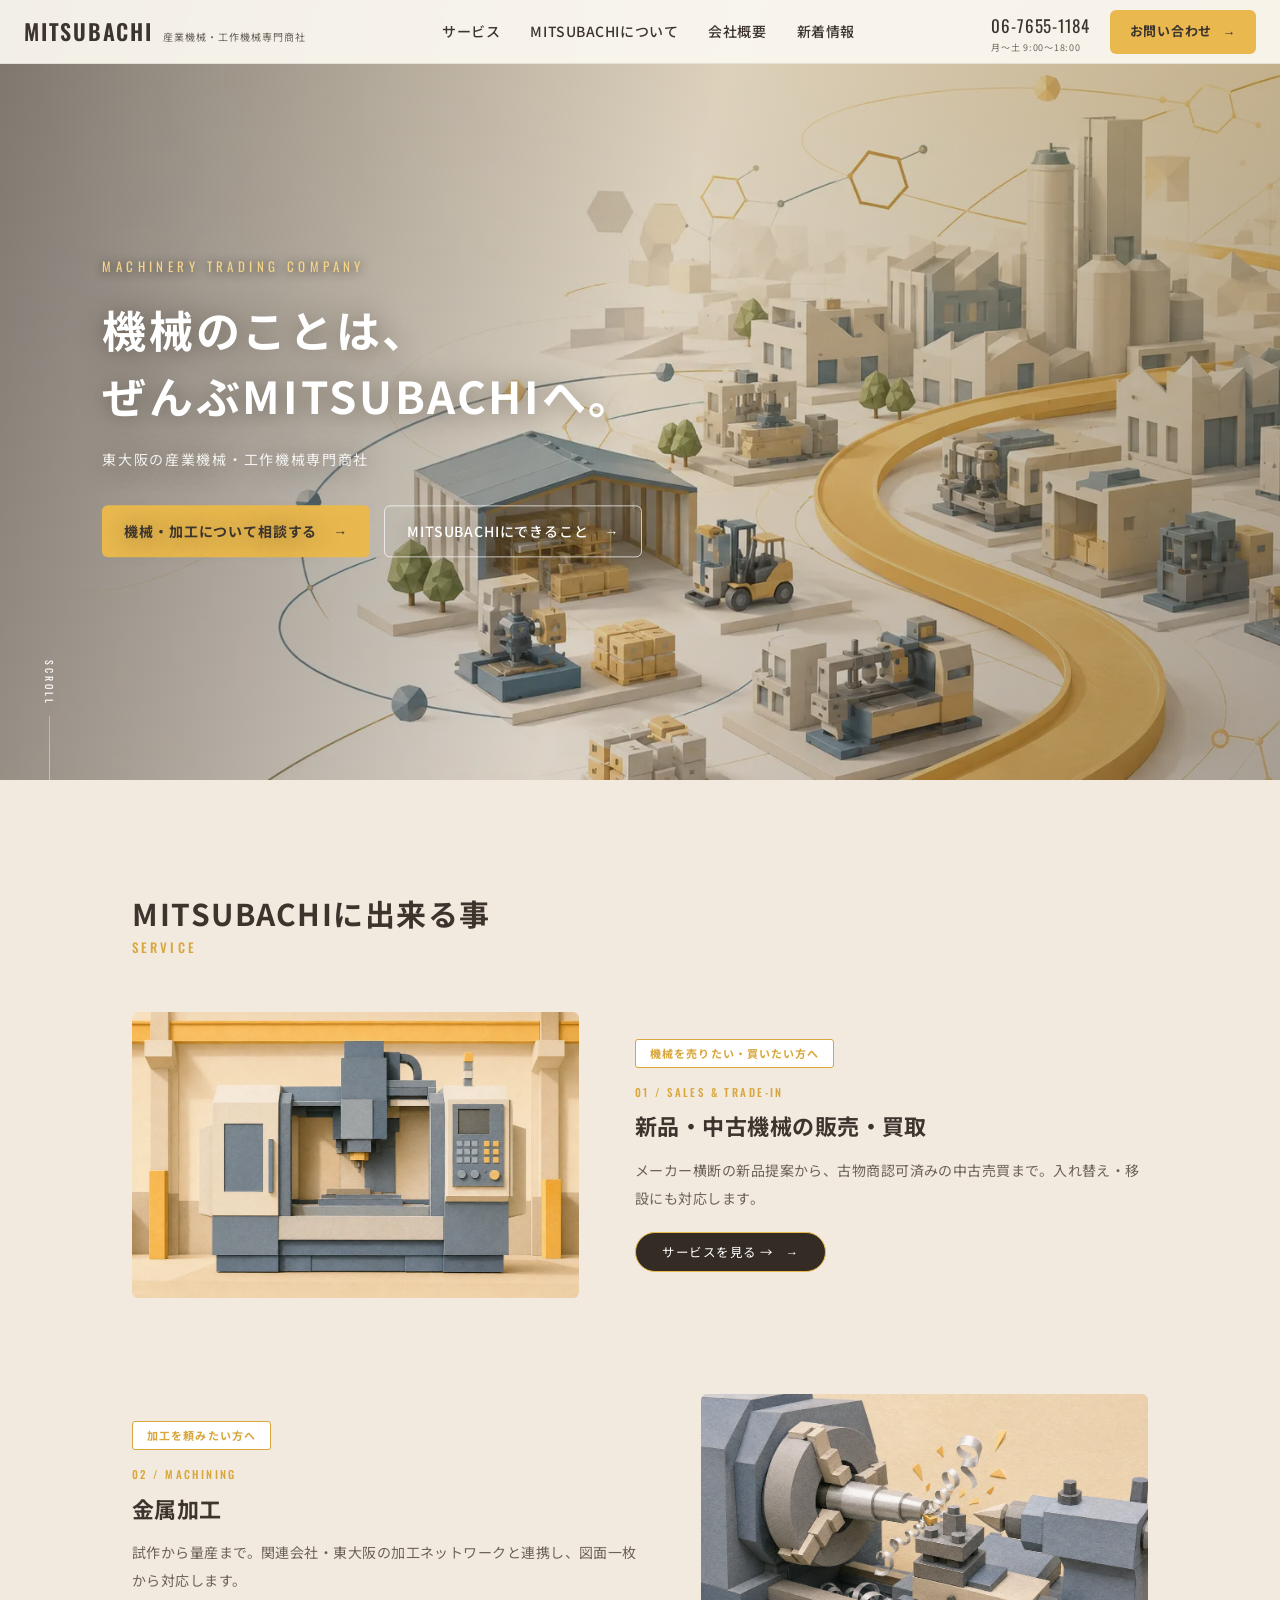
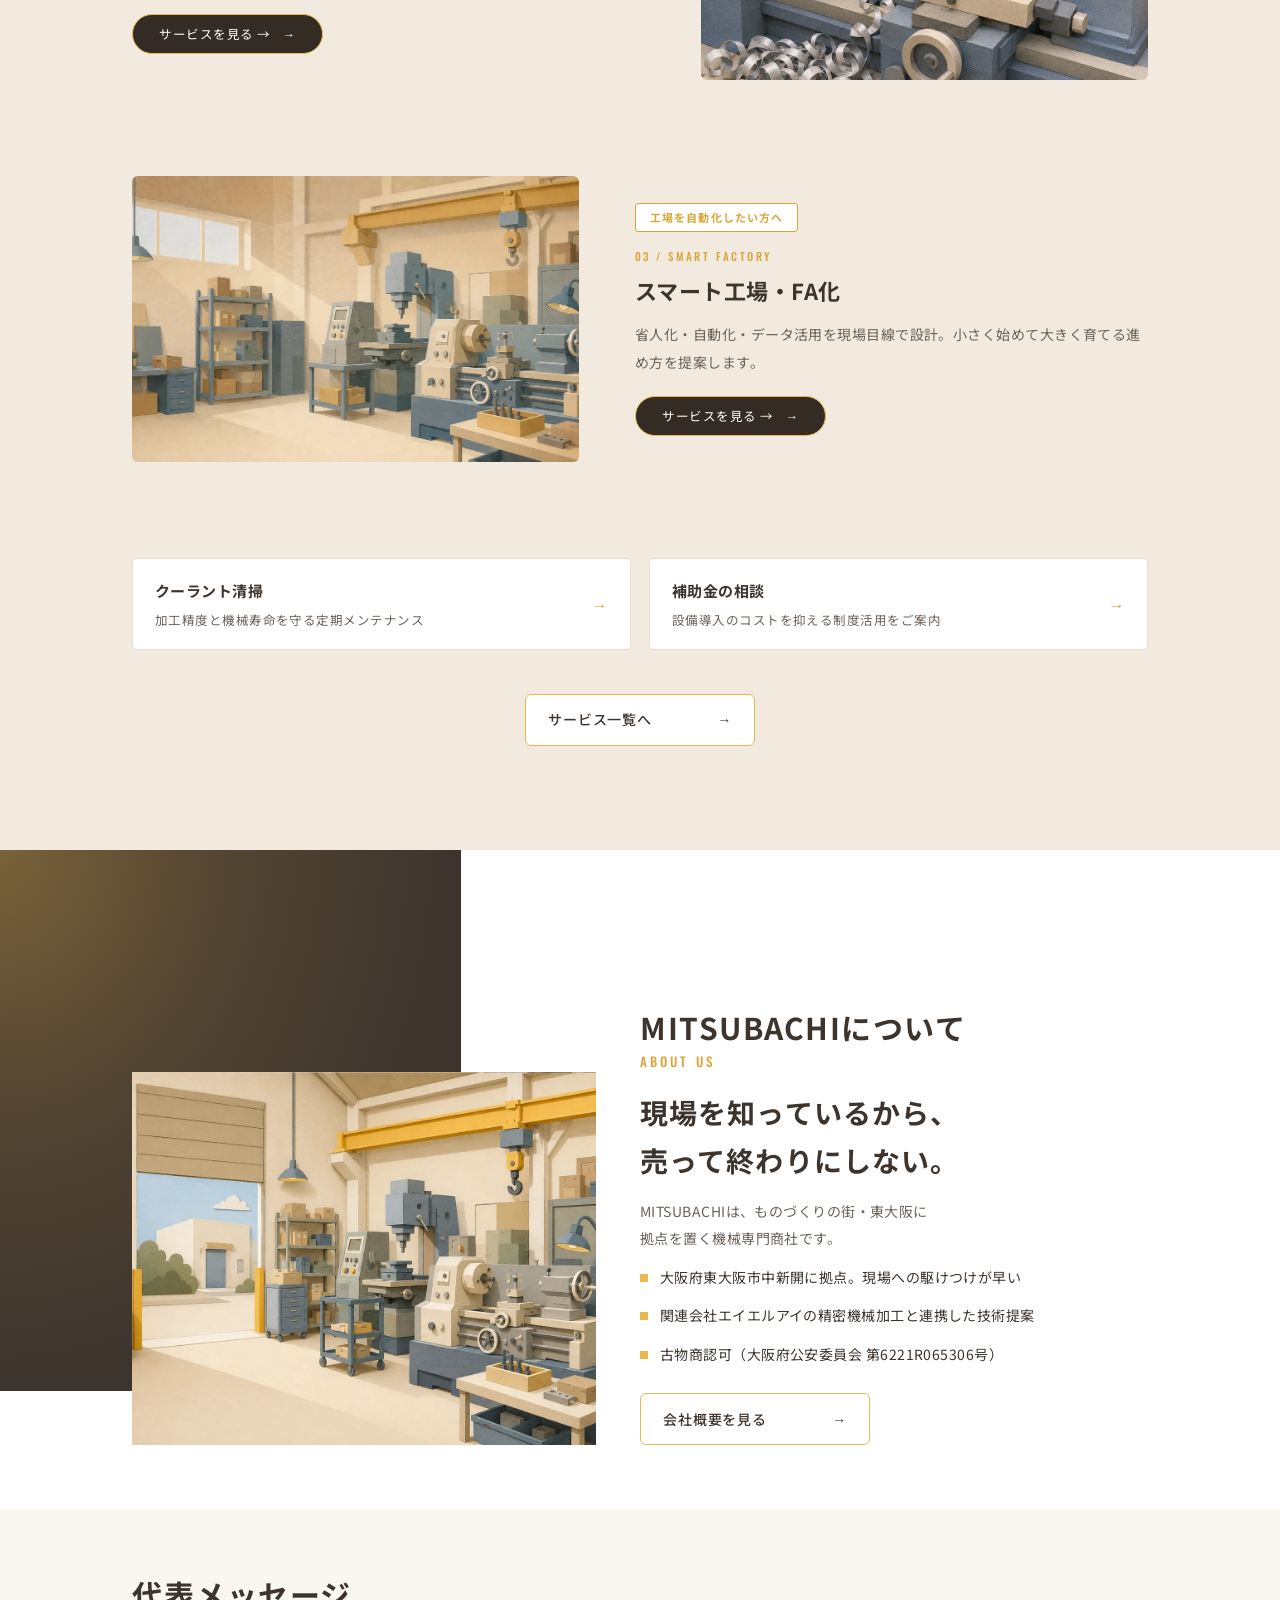
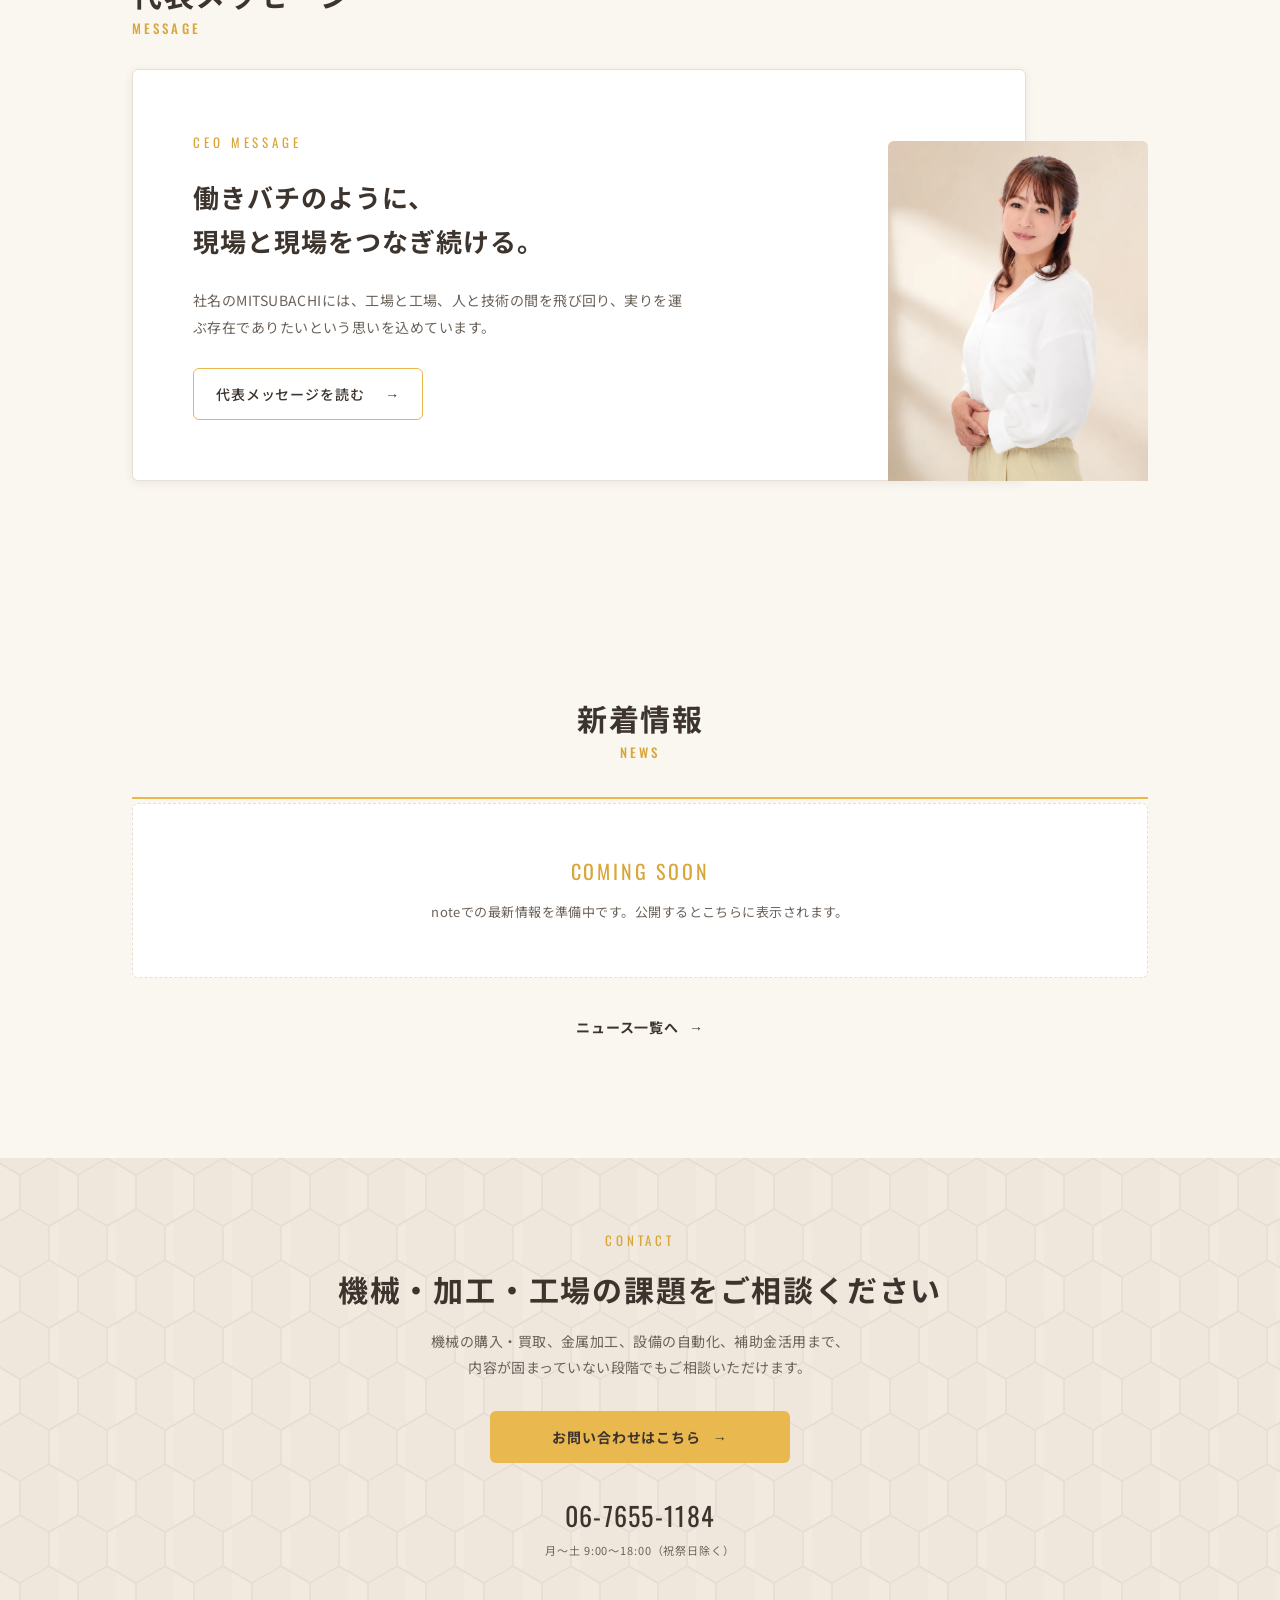
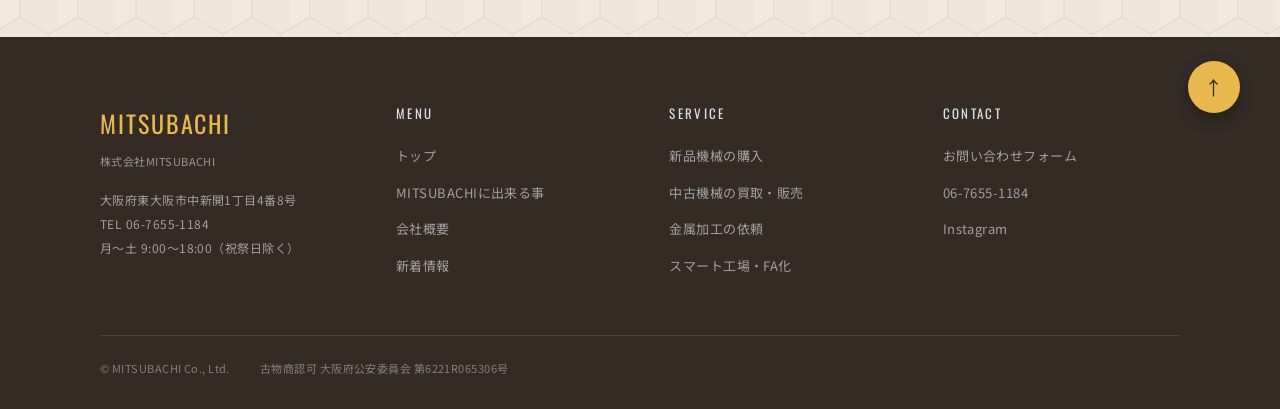
<file: index.html>
<!DOCTYPE html>
<html lang="ja">
<head>
<meta charset="UTF-8">
<meta name="viewport" content="width=device-width, initial-scale=1.0">
<title>株式会社MITSUBACHI｜東大阪の産業機械・工作機械専門商社</title>
<meta name="description" content="株式会社MITSUBACHIは東大阪の産業機械・工作機械専門商社。新品・中古機械の売買、金属加工、スマート工場化、補助金相談まで、機械のことをまるごとご相談いただけます。">
<meta property="og:type" content="website">
<meta property="og:site_name" content="株式会社MITSUBACHI">
<meta property="og:title" content="株式会社MITSUBACHI｜東大阪の産業機械・工作機械専門商社">
<meta property="og:description" content="新品・中古機械の売買、金属加工、スマート工場化、補助金相談まで、機械のことをまるごとご相談いただけます。">
<meta property="og:url" content="https://kdm-company.github.io/mitsubachi-hp/index.html">
<meta property="og:image" content="https://kdm-company.github.io/mitsubachi-hp/images/og-image.jpg">
<meta name="twitter:card" content="summary_large_image">
<link rel="preconnect" href="https://fonts.googleapis.com">
<link rel="preconnect" href="https://fonts.gstatic.com" crossorigin>
<link href="https://fonts.googleapis.com/css2?family=Oswald:wght@400;500;600&family=Noto+Sans+JP:wght@400;500;700&display=swap" rel="stylesheet">
<link rel="icon" type="image/png" href="images/favicon.png">
<link rel="apple-touch-icon" href="images/apple-touch-icon.png">
<link rel="stylesheet" href="css/style.css">
</head>
<body>

<!-- header: logo + PC nav + tel + CTA / SP burger drawer -->
<header class="hd">
  <a class="hd_logo" href="index.html">
    <span class="en">MITSUBACHI</span>
    <span class="ja">産業機械・工作機械専門商社</span>
  </a>
  <nav class="gnav" aria-label="メインメニュー">
    <a href="services.html">サービス</a>
    <a href="index.html#about">MITSUBACHIについて</a>
    <a href="company.html">会社概要</a>
    <a href="news.html">新着情報</a>
  </nav>
  <div class="hd_right">
    <a class="hd_tel" href="tel:0667551184">06-7655-1184<small>月〜土 9:00〜18:00</small></a>
    <a class="hd_cta" href="contact.html">お問い合わせ</a>
    <button class="burger" type="button" aria-label="メニューを開く" aria-expanded="false" aria-controls="drawer"><span></span><span></span><span></span></button>
  </div>
</header>
<nav class="drawer" id="drawer">
  <a href="index.html"><span class="en">TOP</span><span class="ja">トップ</span></a>
  <a href="services.html"><span class="en">SERVICE</span><span class="ja">MITSUBACHIに出来る事</span></a>
  <a href="company.html"><span class="en">COMPANY</span><span class="ja">会社概要</span></a>
  <a href="news.html"><span class="en">NEWS</span><span class="ja">新着情報</span></a>
  <a class="d_cta" href="contact.html">お問い合わせ</a>
</nav>

<!-- MV (LAYOUT-014: full-screen kenburns + right copy + scroll indicator) -->
<section class="mv">
  <div class="mv_bg" role="img" aria-label="ミツバチが金色の道で町工場をつなぐペーパークラフト風のイラスト"></div>
  <div class="mv_copy">
    <p class="en">MACHINERY TRADING COMPANY</p>
    <h1 class="big">機械のことは、<br><span class="nw">ぜんぶMITSUBACHIへ。</span></h1>
    <p class="sub">東大阪の産業機械・工作機械専門商社</p>
    <div class="mv_btns">
      <a class="btn" href="contact.html">機械・加工について相談する</a>
      <a class="btn gh w" href="#service">MITSUBACHIにできること</a>
    </div>
  </div>
  <div class="mv_scroll"><span class="t">SCROLL</span><span class="line"></span></div>
</section>

<!-- services: DECO-024 target-tag alternating blocks + 2 sub cards -->
<section class="treat" id="service">
  <div class="inner">
    <div class="sec-h"><div class="en">Service</div><span class="ja">MITSUBACHIに出来る事</span></div>
    <div class="blk">
      <div class="img"><img src="images/svc-new.webp" alt="新品・中古機械の販売・買取" loading="lazy"></div>
      <div class="txt">
        <span class="tagpill">機械を売りたい・買いたい方へ</span>
        <p class="no">01 / Sales &amp; Trade-in</p>
        <h3>新品・中古機械の販売・買取</h3>
        <p class="d">メーカー横断の新品提案から、古物商認可済みの中古売買まで。入れ替え・移設にも対応します。</p>
        <a class="pillbtn" href="services.html#buy">サービスを見る →</a>
      </div>
    </div>
    <div class="blk rev">
      <div class="img"><img src="images/svc-machining.webp" alt="金属加工" loading="lazy"></div>
      <div class="txt">
        <span class="tagpill">加工を頼みたい方へ</span>
        <p class="no">02 / Machining</p>
        <h3>金属加工</h3>
        <p class="d">試作から量産まで。関連会社・東大阪の加工ネットワークと連携し、図面一枚から対応します。</p>
        <a class="pillbtn" href="services.html#metal">サービスを見る →</a>
      </div>
    </div>
    <div class="blk">
      <div class="img"><img src="images/svc-fa.webp" alt="スマート工場・FA化" loading="lazy"></div>
      <div class="txt">
        <span class="tagpill">工場を自動化したい方へ</span>
        <p class="no">03 / Smart Factory</p>
        <h3>スマート工場・FA化</h3>
        <p class="d">省人化・自動化・データ活用を現場目線で設計。小さく始めて大きく育てる進め方を提案します。</p>
        <a class="pillbtn" href="services.html#smart">サービスを見る →</a>
      </div>
    </div>
    <div class="subgrid">
      <a class="subcard" href="services.html#coolant"><div><p class="n2">クーラント清掃</p><p class="d2">加工精度と機械寿命を守る定期メンテナンス</p></div><span class="ar2" aria-hidden="true">→</span></a>
      <a class="subcard" href="services.html#subsidy"><div><p class="n2">補助金の相談</p><p class="d2">設備導入のコストを抑える制度活用をご案内</p></div><span class="ar2" aria-hidden="true">→</span></a>
    </div>
    <div class="treat_cta"><a class="btn gh" href="services.html">サービス一覧へ</a></div>
  </div>
</section>

<!-- LAYOUT-014 product section: offset band 2col -> about -->
<section class="product" id="about">
  <div class="inner prod_flex">
    <div class="prod_img" role="img" aria-label="工作機械が並ぶ作業場"></div>
    <div class="prod_txt">
      <div class="sec-h"><div class="en">About Us</div><span class="ja">MITSUBACHIについて</span></div>
      <p class="bigcopy">現場を知っているから、<br>売って終わりにしない。</p>
      <p class="body">MITSUBACHIは、ものづくりの街・東大阪に<br class="br-pc">拠点を置く機械専門商社です。</p>
      <div class="li"><span class="dot"></span><span>大阪府東大阪市中新開に拠点。現場への駆けつけが早い</span></div>
      <div class="li"><span class="dot"></span><span>関連会社エイエルアイの精密機械加工と連携した技術提案</span></div>
      <div class="li"><span class="dot"></span><span>古物商認可（大阪府公安委員会 第6221R065306号）</span></div>
      <a class="btn gh" href="company.html">会社概要を見る</a>
    </div>
  </div>
</section>

<!-- DECO-013 person overflow message card (was: photo band, replaced so it no longer repeats About's layout) -->
<section class="ceo home">
  <div class="sec-h"><div class="en">Message</div><span class="ja">代表メッセージ</span></div>
  <div class="card">
    <p class="en">CEO MESSAGE</p>
    <h2>働きバチのように、<br>現場と現場をつなぎ続ける。</h2>
    <p class="body">社名のMITSUBACHIには、工場と工場、人と技術の間を飛び回り、実りを運ぶ存在でありたいという思いを込めています。</p>
    <a class="btn gh" href="company.html#message">代表メッセージを読む</a>
  </div>
  <div class="person"><img src="images/ceo.webp" alt="代表取締役 山上 唯華" loading="lazy"></div>
</section>

<!-- DECO-011 news row list -->
<section class="news">
  <div class="inner">
    <div class="sec-h"><div class="en">News</div><span class="ja">新着情報</span></div>
    <div class="bar"></div>
    <div class="soon" id="news-soon">
      <p class="soon_ttl">Coming soon</p>
      <p class="soon_d">noteでの最新情報を準備中です。公開するとこちらに表示されます。</p>
    </div>
    <div class="newslist" id="news-list" data-max="3" hidden></div>
    <div class="more"><a class="tlink" href="news.html">ニュース一覧へ</a></div>
  </div>
</section>

<!-- LAYOUT-010 dark CONTACT + large footer -->
<div class="dark">
  <section class="contactband">
    <div class="patbg bee"></div>
    <p class="sub">Contact</p>
    <h2 class="big2">機械・加工・工場の課題を<br class="br-sp">ご相談ください</h2>
    <p class="p">機械の購入・買取、金属加工、設備の自動化、補助金活用まで、<br class="br-pc">内容が固まっていない段階でもご相談いただけます。</p>
    <a class="btn" href="contact.html">お問い合わせはこちら</a>
    <a class="cb_tel" href="tel:0667551184">06-7655-1184<small>月〜土 9:00〜18:00（祝祭日除く）</small></a>
  </section>
  <footer class="footer">
    <a class="pagetop" href="#" aria-label="ページ上部へ戻る">↑</a>
    <div class="cols">
      <div class="flogo">
        <p class="en">MITSUBACHI</p>
        <p class="ja">株式会社MITSUBACHI</p>
        <p class="adr">大阪府東大阪市中新開1丁目4番8号<br>TEL 06-7655-1184<br>月〜土 9:00〜18:00（祝祭日除く）</p>
      </div>
      <div class="col">
        <p class="head">MENU</p>
        <a href="index.html">トップ</a>
        <a href="services.html">MITSUBACHIに出来る事</a>
        <a href="company.html">会社概要</a>
        <a href="news.html">新着情報</a>
      </div>
      <div class="col">
        <p class="head">SERVICE</p>
        <a href="services.html#buy">新品機械の購入</a>
        <a href="services.html#used">中古機械の買取・販売</a>
        <a href="services.html#metal">金属加工の依頼</a>
        <a href="services.html#smart">スマート工場・FA化</a>
      </div>
      <div class="col">
        <p class="head">CONTACT</p>
        <a href="contact.html">お問い合わせフォーム</a>
        <a href="tel:0667551184">06-7655-1184</a>
        <a href="https://www.instagram.com/yuika.yamaue/" target="_blank" rel="noopener">Instagram</a>
      </div>
    </div>
    <div class="copyrow">
      <span>© MITSUBACHI Co., Ltd.</span>
      <span>古物商認可 大阪府公安委員会 第6221R065306号</span>
    </div>
  </footer>
</div>

<script src="js/main.js"></script>
</body>
</html>
</file>
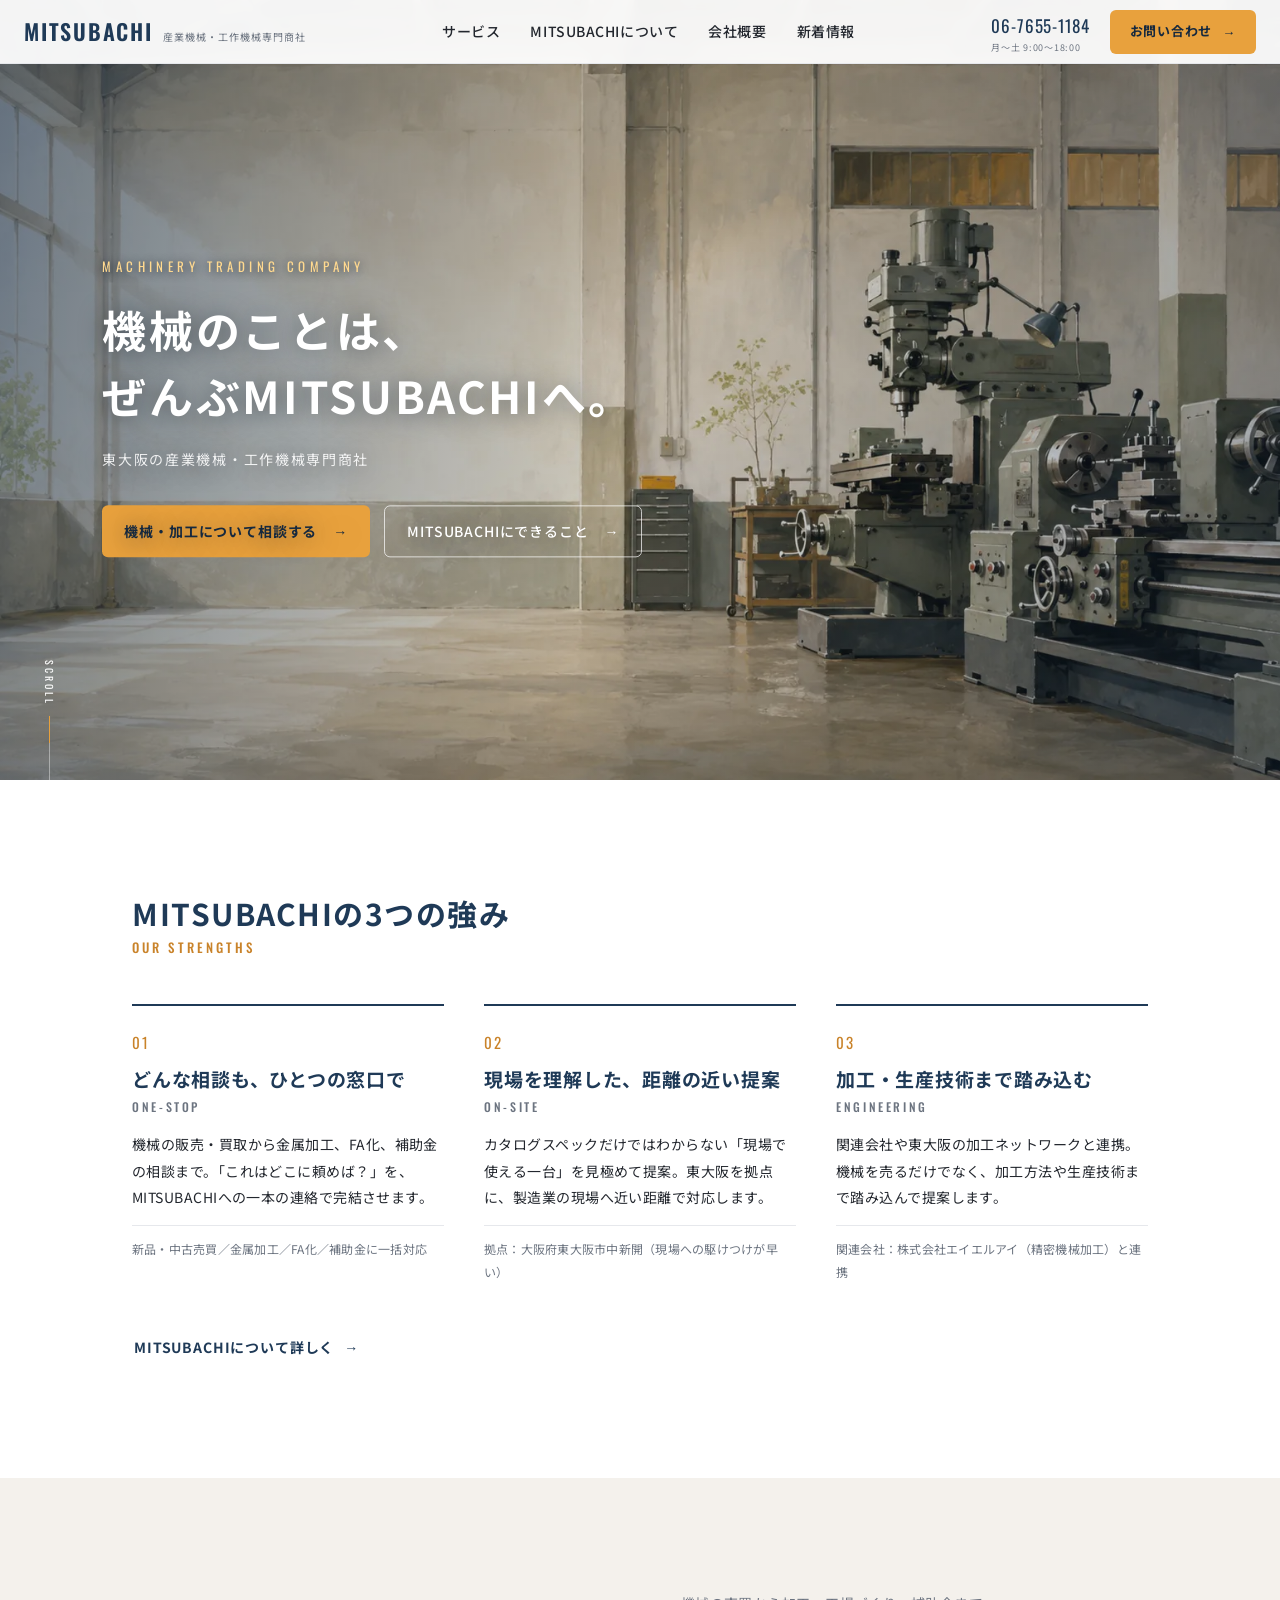
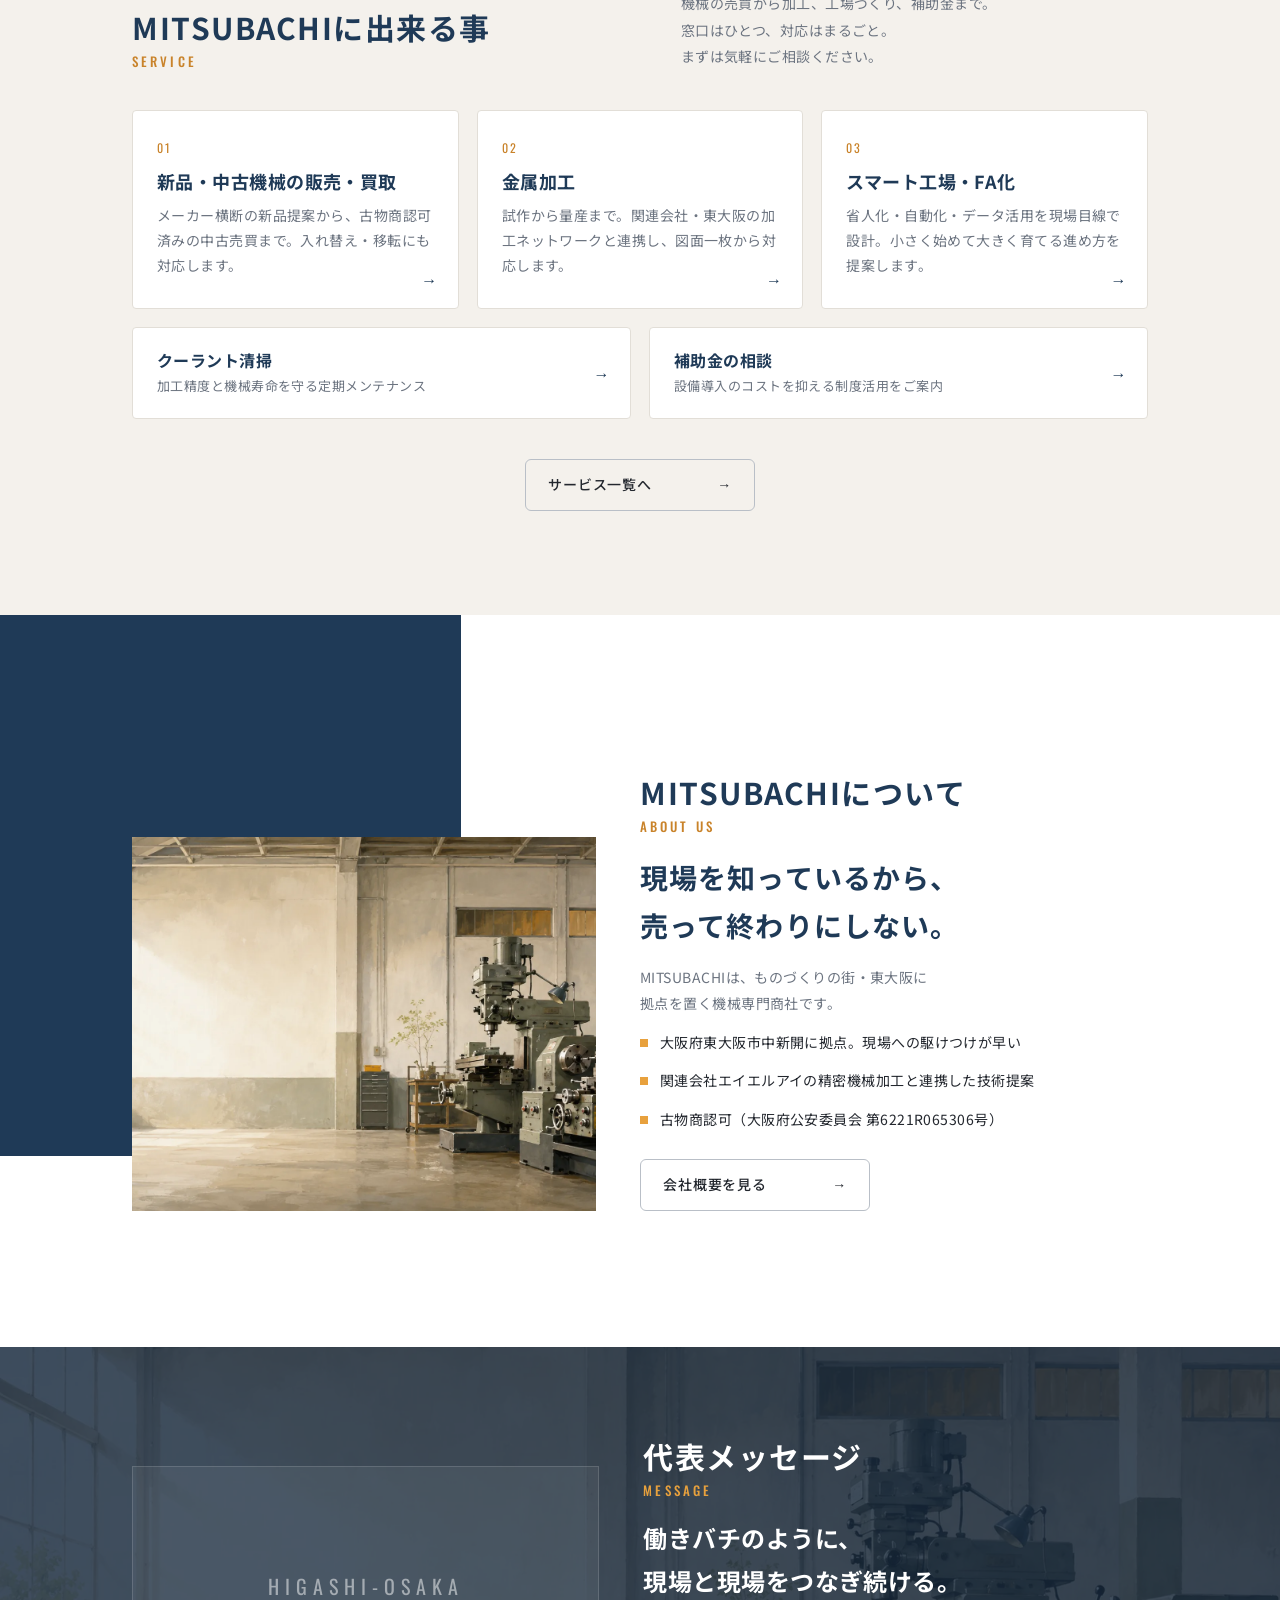
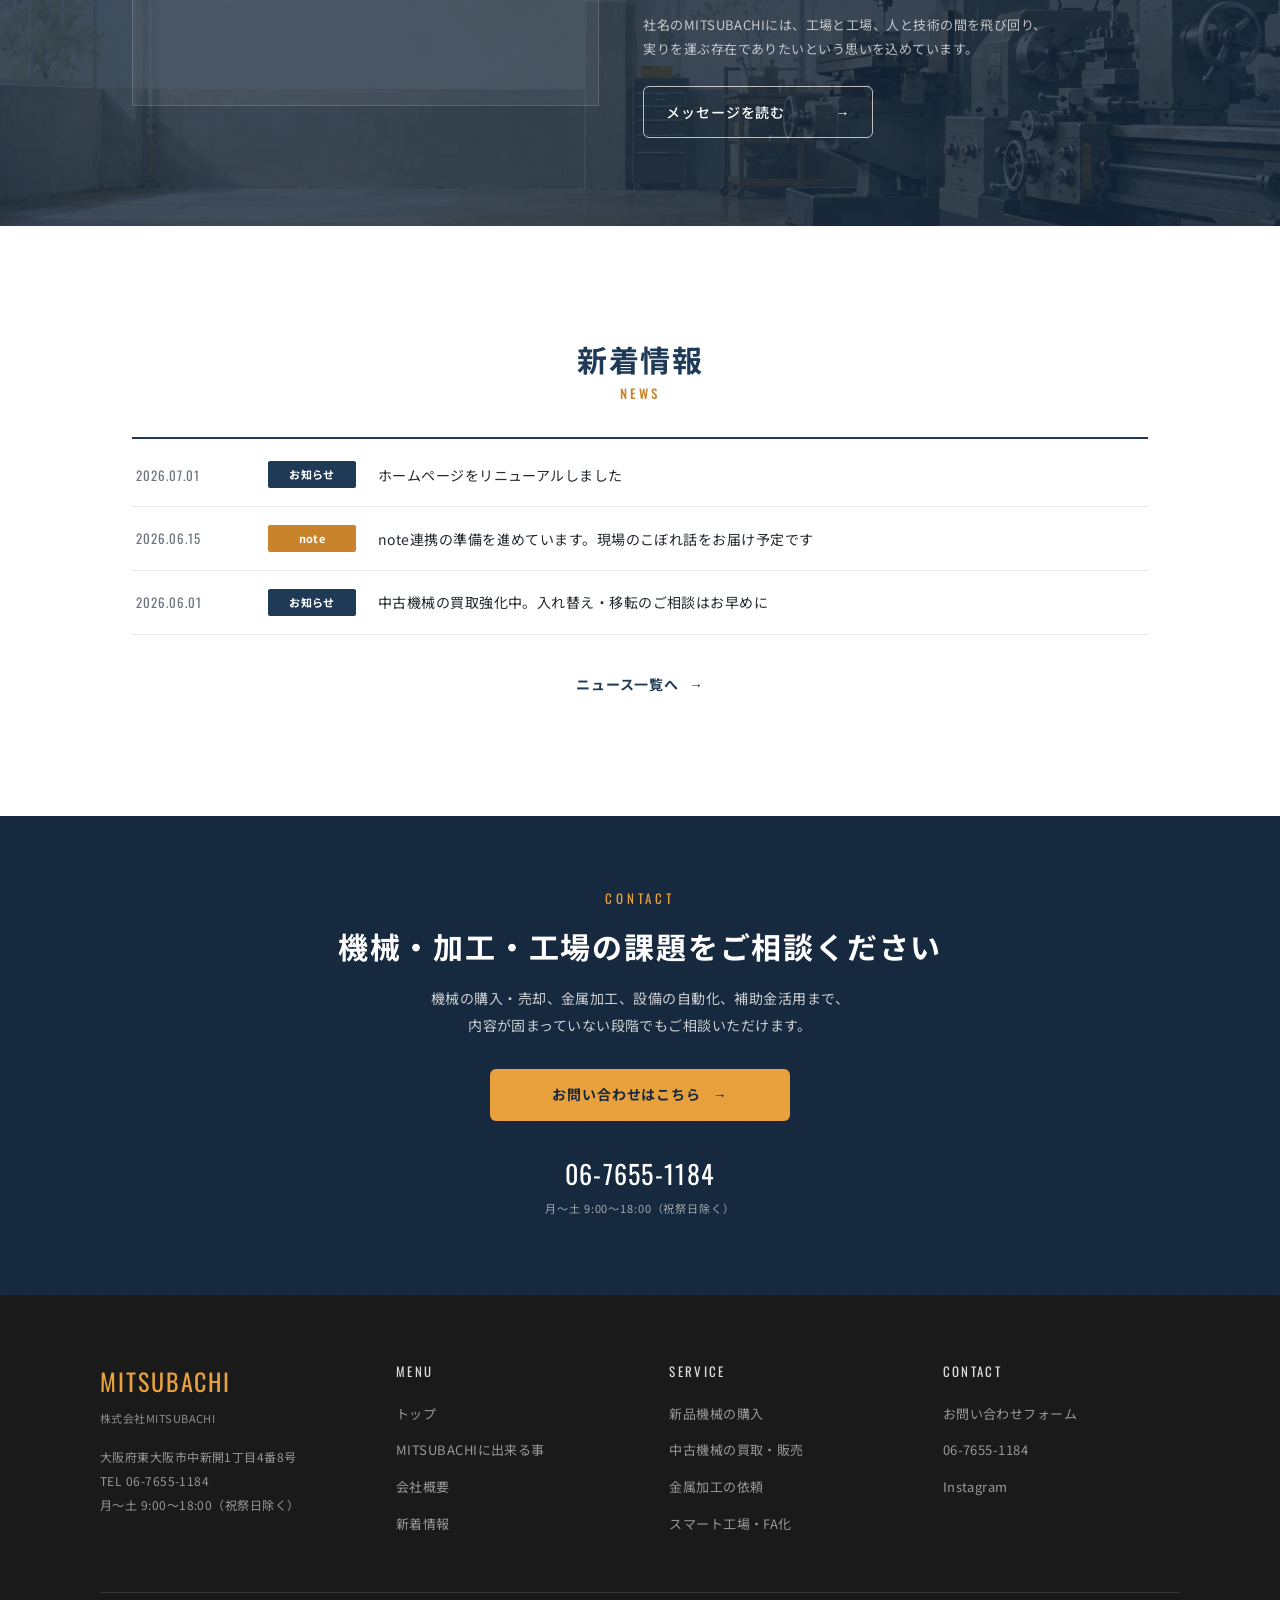
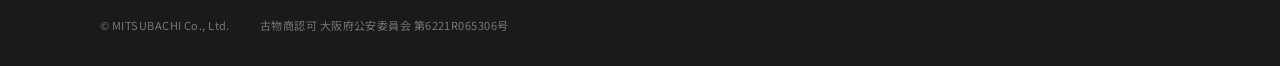
<file: mitsubachi-hp-v2 (1)/index.html>
<!DOCTYPE html>
<html lang="ja">
<head>
<meta charset="UTF-8">
<meta name="viewport" content="width=device-width, initial-scale=1.0">
<title>株式会社MITSUBACHI｜東大阪の産業機械・工作機械専門商社</title>
<meta name="description" content="株式会社MITSUBACHIは東大阪の産業機械・工作機械専門商社。新品・中古機械の売買、金属加工、スマート工場化、補助金相談まで、機械のことをまるごとご相談いただけます。">
<link rel="preconnect" href="https://fonts.googleapis.com">
<link rel="preconnect" href="https://fonts.gstatic.com" crossorigin>
<link href="https://fonts.googleapis.com/css2?family=Oswald:wght@400;500;600&family=Noto+Sans+JP:wght@400;500;700&display=swap" rel="stylesheet">
<link rel="stylesheet" href="css/style.css">
</head>
<body>

<!-- header: logo + PC nav + tel + CTA / SP burger drawer -->
<header class="hd">
  <a class="hd_logo" href="index.html">
    <span class="en">MITSUBACHI</span>
    <span class="ja">産業機械・工作機械専門商社</span>
  </a>
  <nav class="gnav" aria-label="メインメニュー">
    <a href="services.html">サービス</a>
    <a href="index.html#about">MITSUBACHIについて</a>
    <a href="company.html">会社概要</a>
    <a href="news.html">新着情報</a>
  </nav>
  <div class="hd_right">
    <a class="hd_tel" href="tel:0667551184">06-7655-1184<small>月〜土 9:00〜18:00</small></a>
    <a class="hd_cta" href="contact.html">お問い合わせ</a>
    <button class="burger" type="button" aria-label="メニューを開く" aria-expanded="false" aria-controls="drawer"><span></span><span></span><span></span></button>
  </div>
</header>
<nav class="drawer" id="drawer">
  <a href="index.html"><span class="en">TOP</span><span class="ja">トップ</span></a>
  <a href="services.html"><span class="en">SERVICE</span><span class="ja">MITSUBACHIに出来る事</span></a>
  <a href="company.html"><span class="en">COMPANY</span><span class="ja">会社概要</span></a>
  <a href="news.html"><span class="en">NEWS</span><span class="ja">新着情報</span></a>
  <a class="d_cta" href="contact.html">お問い合わせ</a>
</nav>

<!-- MV (LAYOUT-014: full-screen kenburns + right copy + scroll indicator) -->
<section class="mv">
  <div class="mv_bg" role="img" aria-label="自然光の入る倉庫に工作機械が並ぶ作業場"></div>
  <div class="mv_copy">
    <p class="en">MACHINERY TRADING COMPANY</p>
    <h1 class="big">機械のことは、<br><span class="nw">ぜんぶMITSUBACHIへ。</span></h1>
    <p class="sub">東大阪の産業機械・工作機械専門商社</p>
    <div class="mv_btns">
      <a class="btn" href="contact.html">機械・加工について相談する</a>
      <a class="btn gh w" href="#service">MITSUBACHIにできること</a>
    </div>
  </div>
  <div class="mv_scroll"><span class="t">SCROLL</span><span class="line"></span></div>
</section>

<!-- three strengths: always visible 3-column -->
<section class="axis">
  <div class="inner">
    <div class="sec-h"><div class="en">Our Strengths</div><span class="ja">MITSUBACHIの3つの強み</span></div>
    <div class="axis_grid">
      <div class="axis_item">
        <p class="num">01</p>
        <h3>どんな相談も、ひとつの窓口で</h3>
        <p class="en">ONE-STOP</p>
        <p class="a_body">機械の販売・買取から金属加工、FA化、補助金の相談まで。「これはどこに頼めば？」を、MITSUBACHIへの一本の連絡で完結させます。</p>
        <p class="a_note">新品・中古売買／金属加工／FA化／補助金に一括対応</p>
      </div>
      <div class="axis_item">
        <p class="num">02</p>
        <h3>現場を理解した、距離の近い提案</h3>
        <p class="en">ON-SITE</p>
        <p class="a_body">カタログスペックだけではわからない「現場で使える一台」を見極めて提案。東大阪を拠点に、製造業の現場へ近い距離で対応します。</p>
        <p class="a_note">拠点：大阪府東大阪市中新開（現場への駆けつけが早い）</p>
      </div>
      <div class="axis_item">
        <p class="num">03</p>
        <h3>加工・生産技術まで踏み込む</h3>
        <p class="en">ENGINEERING</p>
        <p class="a_body">関連会社や東大阪の加工ネットワークと連携。機械を売るだけでなく、加工方法や生産技術まで踏み込んで提案します。</p>
        <p class="a_note">関連会社：株式会社エイエルアイ（精密機械加工）と連携</p>
      </div>
    </div>
    <div class="axis_cta"><a class="tlink" href="company.html">MITSUBACHIについて詳しく</a></div>
  </div>
</section>

<!-- services: priority cards (主力3 + 補助2) -->
<section class="treat" id="service">
  <div class="inner">
    <div class="treat_head">
      <div class="sec-h"><div class="en">Service</div><span class="ja">MITSUBACHIに出来る事</span></div>
      <div class="treat_lead">
        <p>機械の売買から加工、工場づくり、補助金まで。<br class="br-pc">窓口はひとつ、対応はまるごと。<br class="br-pc">まずは気軽にご相談ください。</p>
      </div>
    </div>
    <div class="svc_main">
      <a class="tcard" href="services.html#buy">
        <span class="s_num">01</span>
        <span class="s_name">新品・中古機械の販売・買取</span>
        <span class="s_desc">メーカー横断の新品提案から、古物商認可済みの中古売買まで。入れ替え・移転にも対応します。</span>
        <span class="s_arrow" aria-hidden="true">→</span>
      </a>
      <a class="tcard" href="services.html#metal">
        <span class="s_num">02</span>
        <span class="s_name">金属加工</span>
        <span class="s_desc">試作から量産まで。関連会社・東大阪の加工ネットワークと連携し、図面一枚から対応します。</span>
        <span class="s_arrow" aria-hidden="true">→</span>
      </a>
      <a class="tcard" href="services.html#smart">
        <span class="s_num">03</span>
        <span class="s_name">スマート工場・FA化</span>
        <span class="s_desc">省人化・自動化・データ活用を現場目線で設計。小さく始めて大きく育てる進め方を提案します。</span>
        <span class="s_arrow" aria-hidden="true">→</span>
      </a>
    </div>
    <div class="svc_sub">
      <a class="tcard sm" href="services.html#coolant">
        <span class="s_body"><span class="s_name">クーラント清掃</span><span class="s_desc">加工精度と機械寿命を守る定期メンテナンス</span></span>
        <span class="s_arrow" aria-hidden="true">→</span>
      </a>
      <a class="tcard sm" href="services.html#subsidy">
        <span class="s_body"><span class="s_name">補助金の相談</span><span class="s_desc">設備導入のコストを抑える制度活用をご案内</span></span>
        <span class="s_arrow" aria-hidden="true">→</span>
      </a>
    </div>
    <div class="treat_cta"><a class="btn gh" href="services.html">サービス一覧へ</a></div>
  </div>
</section>

<!-- LAYOUT-014 product section: offset band 2col -> about -->
<section class="product" id="about">
  <div class="inner prod_flex">
    <div class="prod_img" role="img" aria-label="工作機械が並ぶ作業場"></div>
    <div class="prod_txt">
      <div class="sec-h"><div class="en">About Us</div><span class="ja">MITSUBACHIについて</span></div>
      <p class="bigcopy">現場を知っているから、<br>売って終わりにしない。</p>
      <p class="body">MITSUBACHIは、ものづくりの街・東大阪に<br class="br-pc">拠点を置く機械専門商社です。</p>
      <div class="li"><span class="dot"></span><span>大阪府東大阪市中新開に拠点。現場への駆けつけが早い</span></div>
      <div class="li"><span class="dot"></span><span>関連会社エイエルアイの精密機械加工と連携した技術提案</span></div>
      <div class="li"><span class="dot"></span><span>古物商認可（大阪府公安委員会 第6221R065306号）</span></div>
      <a class="btn gh" href="company.html">会社概要を見る</a>
    </div>
  </div>
</section>

<!-- LAYOUT-014 recruit-style photo band -> company message -->
<section class="band">
  <div class="inner band_flex">
    <div class="band_img"><span class="word">HIGASHI-OSAKA</span></div>
    <div class="band_txt">
      <div class="sec-h white"><div class="en">Message</div><span class="ja">代表メッセージ</span></div>
      <p class="copy">働きバチのように、<br>現場と現場をつなぎ続ける。</p>
      <p class="body">社名のMITSUBACHIには、工場と工場、人と技術の間を飛び回り、<br class="br-pc">実りを運ぶ存在でありたいという思いを込めています。</p>
      <a class="btn gh w" href="company.html#message">メッセージを読む</a>
    </div>
  </div>
</section>

<!-- DECO-011 news row list -->
<section class="news">
  <div class="inner">
    <div class="sec-h"><div class="en">News</div><span class="ja">新着情報</span></div>
    <div class="bar"></div>
    <a class="row" href="news.html"><span class="date">2026.07.01</span><span class="cat">お知らせ</span><span class="ttl">ホームページをリニューアルしました</span></a>
    <a class="row" href="news.html"><span class="date">2026.06.15</span><span class="cat honey">note</span><span class="ttl">note連携の準備を進めています。現場のこぼれ話をお届け予定です</span></a>
    <a class="row" href="news.html"><span class="date">2026.06.01</span><span class="cat">お知らせ</span><span class="ttl">中古機械の買取強化中。入れ替え・移転のご相談はお早めに</span></a>
    <div class="more"><a class="tlink" href="news.html">ニュース一覧へ</a></div>
  </div>
</section>

<!-- LAYOUT-010 dark CONTACT + large footer -->
<div class="dark">
  <section class="contactband">
    <div class="patbg pat"></div>
    <p class="sub">Contact</p>
    <h2 class="big2">機械・加工・工場の課題を<br class="br-sp">ご相談ください</h2>
    <p class="p">機械の購入・売却、金属加工、設備の自動化、補助金活用まで、<br class="br-pc">内容が固まっていない段階でもご相談いただけます。</p>
    <a class="btn" href="contact.html">お問い合わせはこちら</a>
    <a class="cb_tel" href="tel:0667551184">06-7655-1184<small>月〜土 9:00〜18:00（祝祭日除く）</small></a>
  </section>
  <footer class="footer">
    <div class="cols">
      <div class="flogo">
        <p class="en">MITSUBACHI</p>
        <p class="ja">株式会社MITSUBACHI</p>
        <p class="adr">大阪府東大阪市中新開1丁目4番8号<br>TEL 06-7655-1184<br>月〜土 9:00〜18:00（祝祭日除く）</p>
      </div>
      <div class="col">
        <p class="head">MENU</p>
        <a href="index.html">トップ</a>
        <a href="services.html">MITSUBACHIに出来る事</a>
        <a href="company.html">会社概要</a>
        <a href="news.html">新着情報</a>
      </div>
      <div class="col">
        <p class="head">SERVICE</p>
        <a href="services.html#buy">新品機械の購入</a>
        <a href="services.html#used">中古機械の買取・販売</a>
        <a href="services.html#metal">金属加工の依頼</a>
        <a href="services.html#smart">スマート工場・FA化</a>
      </div>
      <div class="col">
        <p class="head">CONTACT</p>
        <a href="contact.html">お問い合わせフォーム</a>
        <a href="tel:0667551184">06-7655-1184</a>
        <a href="https://www.instagram.com/yuika.yamaue/" target="_blank" rel="noopener">Instagram</a>
      </div>
    </div>
    <div class="copyrow">
      <span>© MITSUBACHI Co., Ltd.</span>
      <span>古物商認可 大阪府公安委員会 第6221R065306号</span>
    </div>
  </footer>
</div>

<script src="js/main.js"></script>
</body>
</html>
</file>
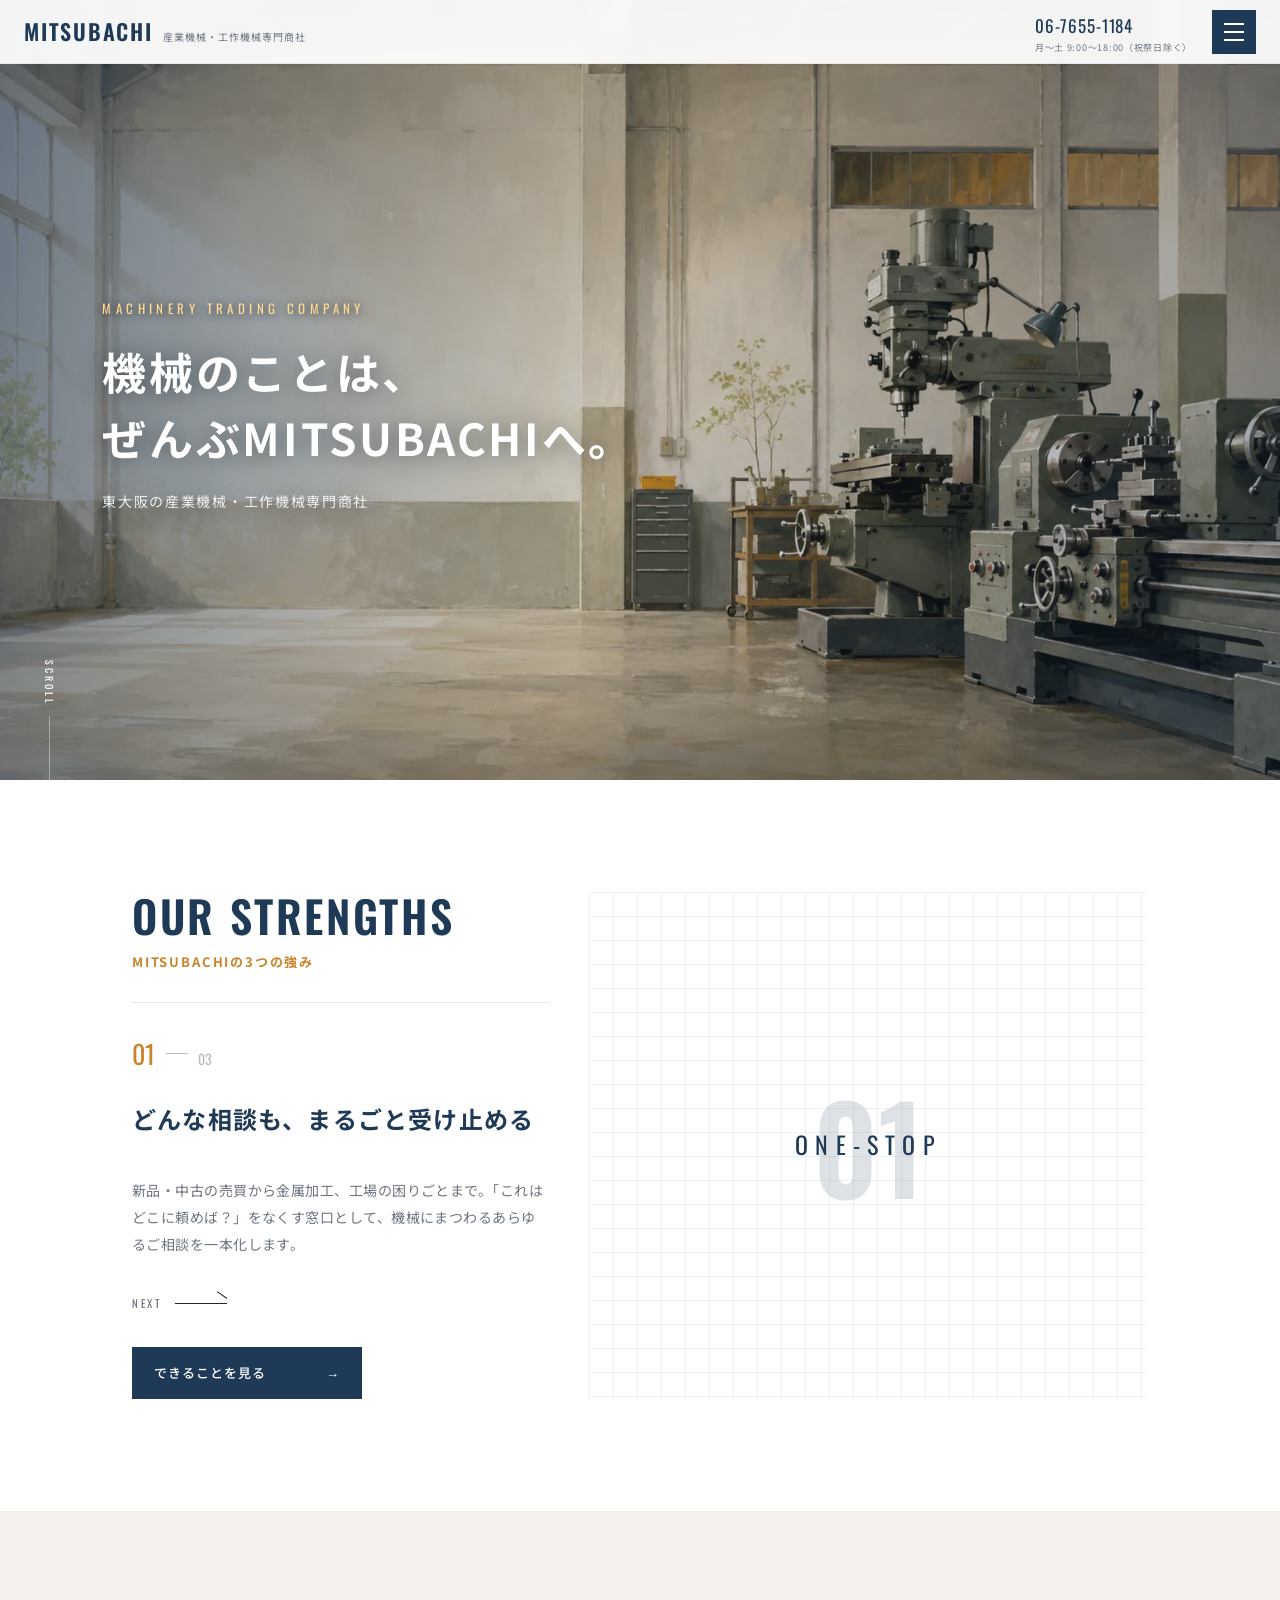
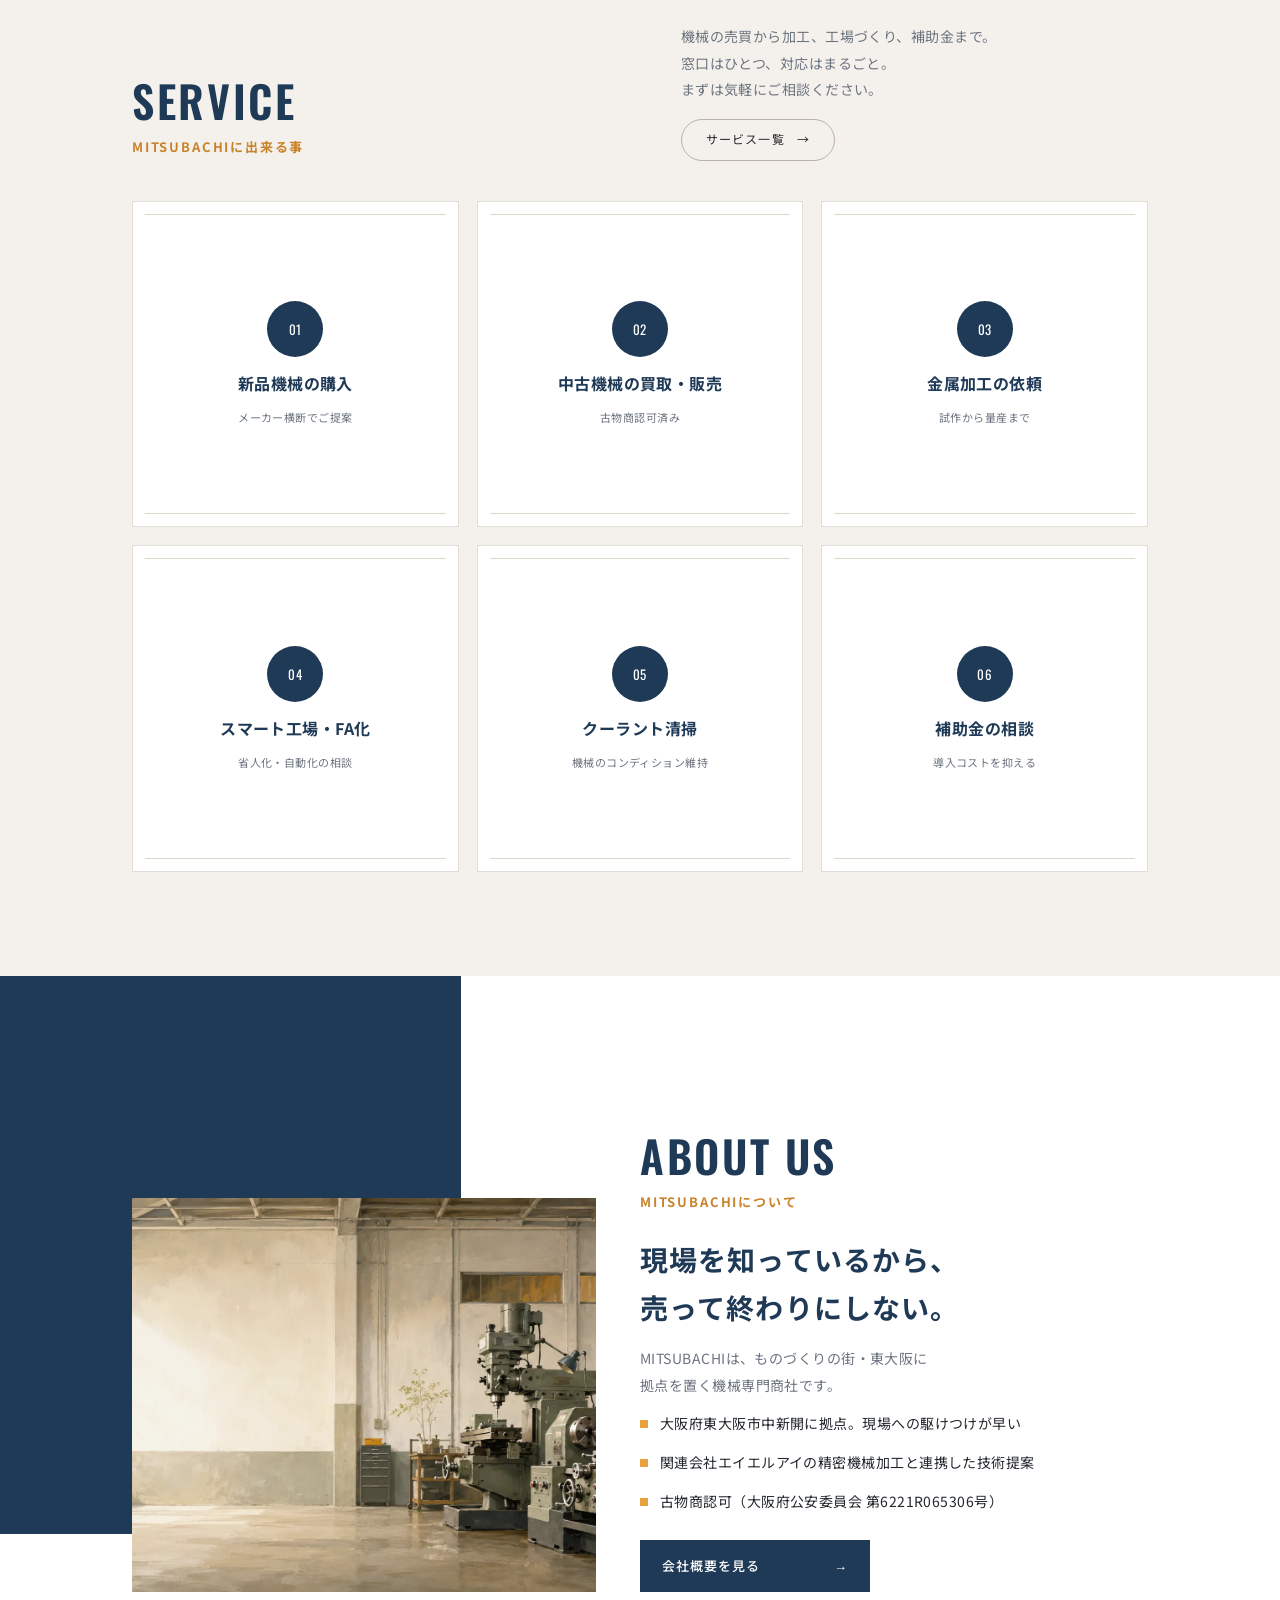
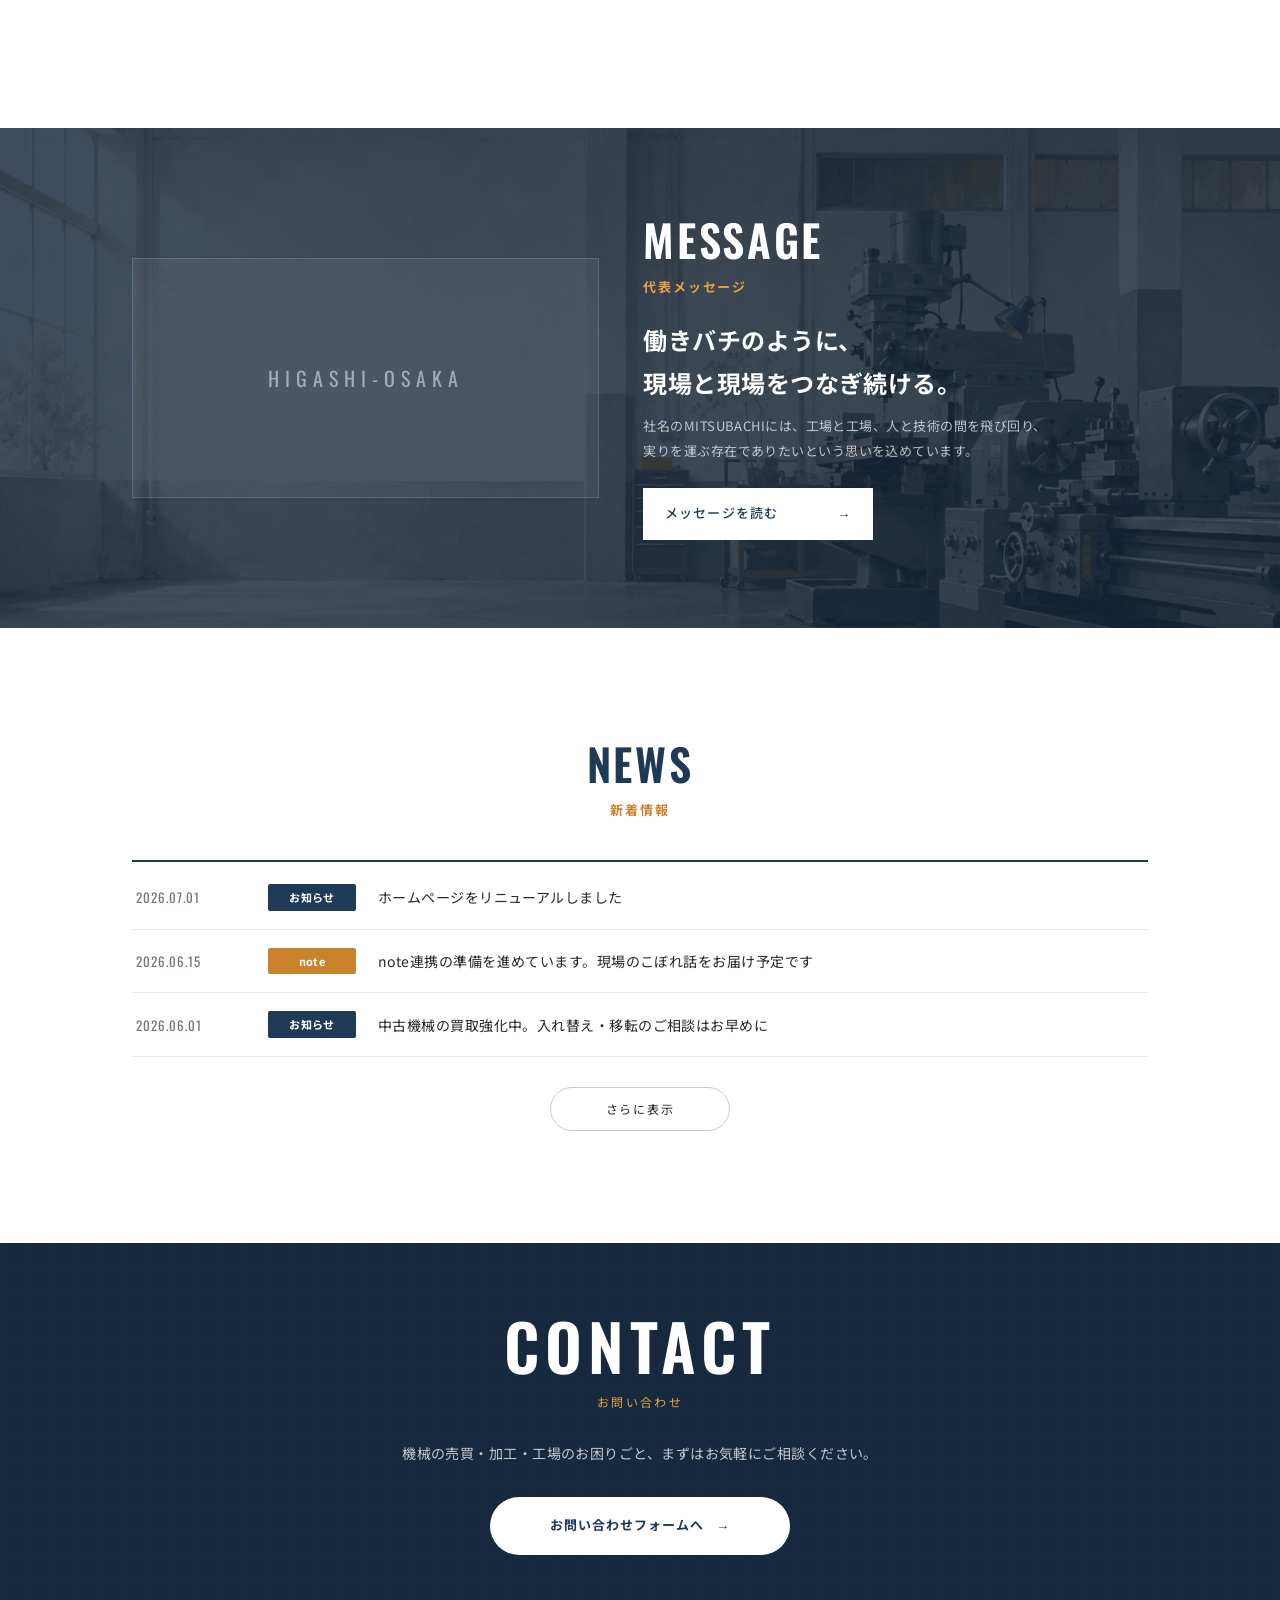
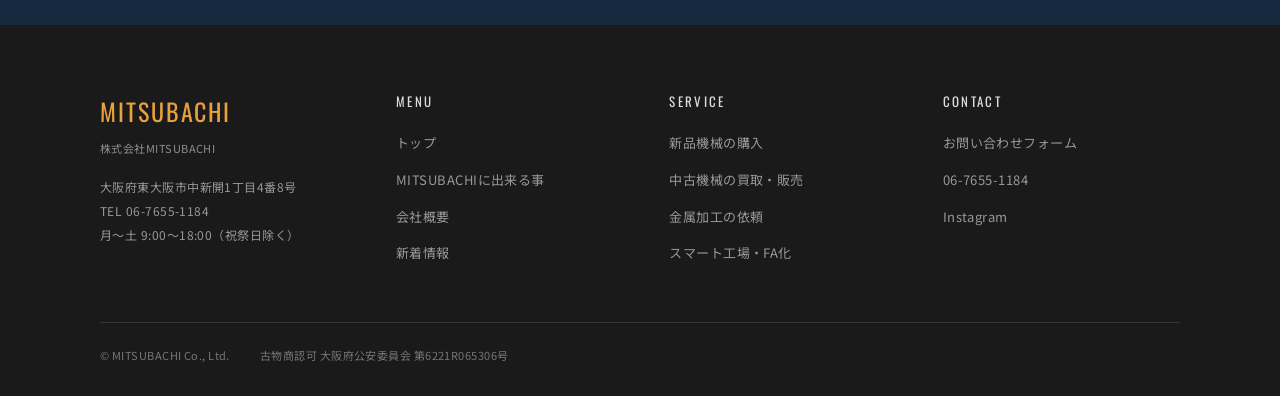
<file: mitsubachi-hp-v2/index.html>
<!DOCTYPE html>
<html lang="ja">
<head>
<meta charset="UTF-8">
<meta name="viewport" content="width=device-width, initial-scale=1.0">
<title>株式会社MITSUBACHI｜東大阪の産業機械・工作機械専門商社</title>
<meta name="description" content="株式会社MITSUBACHIは東大阪の産業機械・工作機械専門商社。新品・中古機械の売買、金属加工、スマート工場化、補助金相談まで、機械のことをまるごとご相談いただけます。">
<link rel="preconnect" href="https://fonts.googleapis.com">
<link rel="preconnect" href="https://fonts.gstatic.com" crossorigin>
<link href="https://fonts.googleapis.com/css2?family=Oswald:wght@400;500;600&family=Noto+Sans+JP:wght@400;500;700&display=swap" rel="stylesheet">
<link rel="stylesheet" href="css/style.css">
</head>
<body>

<!-- header (LAYOUT-014: logo + tel + burger / full-screen drawer) -->
<header class="hd">
  <a class="hd_logo" href="index.html">
    <span class="en">MITSUBACHI</span>
    <span class="ja">産業機械・工作機械専門商社</span>
  </a>
  <div class="hd_right">
    <a class="hd_tel" href="tel:0667551184">06-7655-1184<small>月〜土 9:00〜18:00（祝祭日除く）</small></a>
    <button class="burger" aria-label="メニュー"><span></span><span></span><span></span></button>
  </div>
</header>
<nav class="drawer">
  <a href="index.html"><span class="en">TOP</span><span class="ja">トップ</span></a>
  <a href="services.html"><span class="en">SERVICE</span><span class="ja">MITSUBACHIに出来る事</span></a>
  <a href="company.html"><span class="en">COMPANY</span><span class="ja">会社概要</span></a>
  <a href="news.html"><span class="en">NEWS</span><span class="ja">新着情報</span></a>
  <a class="d_cta" href="contact.html">お問い合わせ</a>
</nav>

<!-- MV (LAYOUT-014: full-screen kenburns + right copy + scroll indicator) -->
<section class="mv">
  <div class="mv_bg" role="img" aria-label="自然光の入る倉庫に工作機械が並ぶ作業場"></div>
  <div class="mv_copy">
    <p class="en">MACHINERY TRADING COMPANY</p>
    <h1 class="big">機械のことは、<br><span class="nw">ぜんぶMITSUBACHIへ。</span></h1>
    <p class="sub">東大阪の産業機械・工作機械専門商社</p>
  </div>
  <div class="mv_scroll"><span class="t">SCROLL</span><span class="line"></span></div>
</section>

<!-- DECO-021 sync slider: three axes -->
<section class="axis">
  <div class="inner axis_flex">
    <div class="axis_txt">
      <div class="sec-h"><div class="en">Our Strengths</div><span class="ja">MITSUBACHIの3つの強み</span></div>
      <div class="axis_slide">
        <div class="pager"><span class="n">01</span><span class="sl"></span><span class="total">03</span></div>
        <h2 class="axis_copy"></h2>
        <p class="axis_body"></p>
        <button class="next" type="button"><span class="t">NEXT</span><span class="arrow"></span></button>
      </div>
      <a class="btn" href="services.html">できることを見る</a>
    </div>
    <div class="axis_img pat">
      <div class="slide on"><span class="num">01</span><span class="word">ONE-STOP</span></div>
      <div class="slide"><span class="num">02</span><span class="word">ON-SITE</span></div>
      <div class="slide"><span class="num">03</span><span class="word">ENGINEERING</span></div>
    </div>
  </div>
</section>

<!-- DECO-018 square link panels: services -->
<section class="treat">
  <div class="inner">
    <div class="treat_head">
      <div class="sec-h"><div class="en">Service</div><span class="ja">MITSUBACHIに出来る事</span></div>
      <div class="treat_lead">
        <p>機械の売買から加工、工場づくり、補助金まで。<br class="br-pc">窓口はひとつ、対応はまるごと。<br class="br-pc">まずは気軽にご相談ください。</p>
        <a class="lbtn" href="services.html">サービス一覧</a>
      </div>
    </div>
    <div class="panels">
      <a class="panel" href="services.html#buy"><span class="p_inner"><span class="ico">01</span><span class="name">新品機械の購入</span><span class="s2">メーカー横断でご提案</span></span></a>
      <a class="panel" href="services.html#used"><span class="p_inner"><span class="ico">02</span><span class="name">中古機械の<br class="br-sp">買取・販売</span><span class="s2">古物商認可済み</span></span></a>
      <a class="panel" href="services.html#metal"><span class="p_inner"><span class="ico">03</span><span class="name">金属加工の依頼</span><span class="s2">試作から量産まで</span></span></a>
      <a class="panel" href="services.html#smart"><span class="p_inner"><span class="ico">04</span><span class="name">スマート工場・FA化</span><span class="s2">省人化・自動化の相談</span></span></a>
      <a class="panel" href="services.html#coolant"><span class="p_inner"><span class="ico">05</span><span class="name">クーラント清掃</span><span class="s2">機械のコンディション維持</span></span></a>
      <a class="panel" href="services.html#subsidy"><span class="p_inner"><span class="ico">06</span><span class="name">補助金の相談</span><span class="s2">導入コストを抑える</span></span></a>
    </div>
  </div>
</section>

<!-- LAYOUT-014 product section: offset band 2col -> about -->
<section class="product">
  <div class="inner prod_flex">
    <div class="prod_img" role="img" aria-label="工作機械が並ぶ作業場"></div>
    <div class="prod_txt">
      <div class="sec-h"><div class="en">About Us</div><span class="ja">MITSUBACHIについて</span></div>
      <p class="bigcopy">現場を知っているから、<br>売って終わりにしない。</p>
      <p class="body">MITSUBACHIは、ものづくりの街・東大阪に<br class="br-pc">拠点を置く機械専門商社です。</p>
      <div class="li"><span class="dot"></span><span>大阪府東大阪市中新開に拠点。現場への駆けつけが早い</span></div>
      <div class="li"><span class="dot"></span><span>関連会社エイエルアイの精密機械加工と連携した技術提案</span></div>
      <div class="li"><span class="dot"></span><span>古物商認可（大阪府公安委員会 第6221R065306号）</span></div>
      <a class="btn" href="company.html">会社概要を見る</a>
    </div>
  </div>
</section>

<!-- LAYOUT-014 recruit-style photo band -> company message -->
<section class="band">
  <div class="inner band_flex">
    <div class="band_img"><span class="word">HIGASHI-OSAKA</span></div>
    <div class="band_txt">
      <div class="sec-h white"><div class="en">Message</div><span class="ja">代表メッセージ</span></div>
      <p class="copy">働きバチのように、<br>現場と現場をつなぎ続ける。</p>
      <p class="body">社名のMITSUBACHIには、工場と工場、人と技術の間を飛び回り、<br class="br-pc">実りを運ぶ存在でありたいという思いを込めています。</p>
      <a class="btn" href="company.html#message">メッセージを読む</a>
    </div>
  </div>
</section>

<!-- DECO-011 news row list -->
<section class="news">
  <div class="inner">
    <div class="sec-h"><div class="en">News</div><span class="ja">新着情報</span></div>
    <div class="bar"></div>
    <a class="row" href="news.html"><span class="date">2026.07.01</span><span class="cat">お知らせ</span><span class="ttl">ホームページをリニューアルしました</span></a>
    <a class="row" href="news.html"><span class="date">2026.06.15</span><span class="cat honey">note</span><span class="ttl">note連携の準備を進めています。現場のこぼれ話をお届け予定です</span></a>
    <a class="row" href="news.html"><span class="date">2026.06.01</span><span class="cat">お知らせ</span><span class="ttl">中古機械の買取強化中。入れ替え・移転のご相談はお早めに</span></a>
    <div class="more"><a href="news.html">さらに表示</a></div>
  </div>
</section>

<!-- LAYOUT-010 dark CONTACT + large footer -->
<div class="dark">
  <section class="contactband">
    <div class="patbg pat"></div>
    <h2 class="big">CONTACT</h2>
    <p class="sub">お問い合わせ</p>
    <p class="p">機械の売買・加工・工場のお困りごと、<br class="br-sp">まずはお気軽にご相談ください。</p>
    <a class="btn" href="contact.html">お問い合わせフォームへ</a>
  </section>
  <footer class="footer">
    <div class="cols">
      <div class="flogo">
        <p class="en">MITSUBACHI</p>
        <p class="ja">株式会社MITSUBACHI</p>
        <p class="adr">大阪府東大阪市中新開1丁目4番8号<br>TEL 06-7655-1184<br>月〜土 9:00〜18:00（祝祭日除く）</p>
      </div>
      <div class="col">
        <p class="head">MENU</p>
        <a href="index.html">トップ</a>
        <a href="services.html">MITSUBACHIに出来る事</a>
        <a href="company.html">会社概要</a>
        <a href="news.html">新着情報</a>
      </div>
      <div class="col">
        <p class="head">SERVICE</p>
        <a href="services.html#buy">新品機械の購入</a>
        <a href="services.html#used">中古機械の買取・販売</a>
        <a href="services.html#metal">金属加工の依頼</a>
        <a href="services.html#smart">スマート工場・FA化</a>
      </div>
      <div class="col">
        <p class="head">CONTACT</p>
        <a href="contact.html">お問い合わせフォーム</a>
        <a href="tel:0667551184">06-7655-1184</a>
        <a href="https://www.instagram.com/yuika.yamaue/" target="_blank" rel="noopener">Instagram</a>
      </div>
    </div>
    <div class="copyrow">
      <span>© MITSUBACHI Co., Ltd.</span>
      <span>古物商認可 大阪府公安委員会 第6221R065306号</span>
    </div>
  </footer>
</div>

<script src="js/main.js"></script>
</body>
</html>
</file>
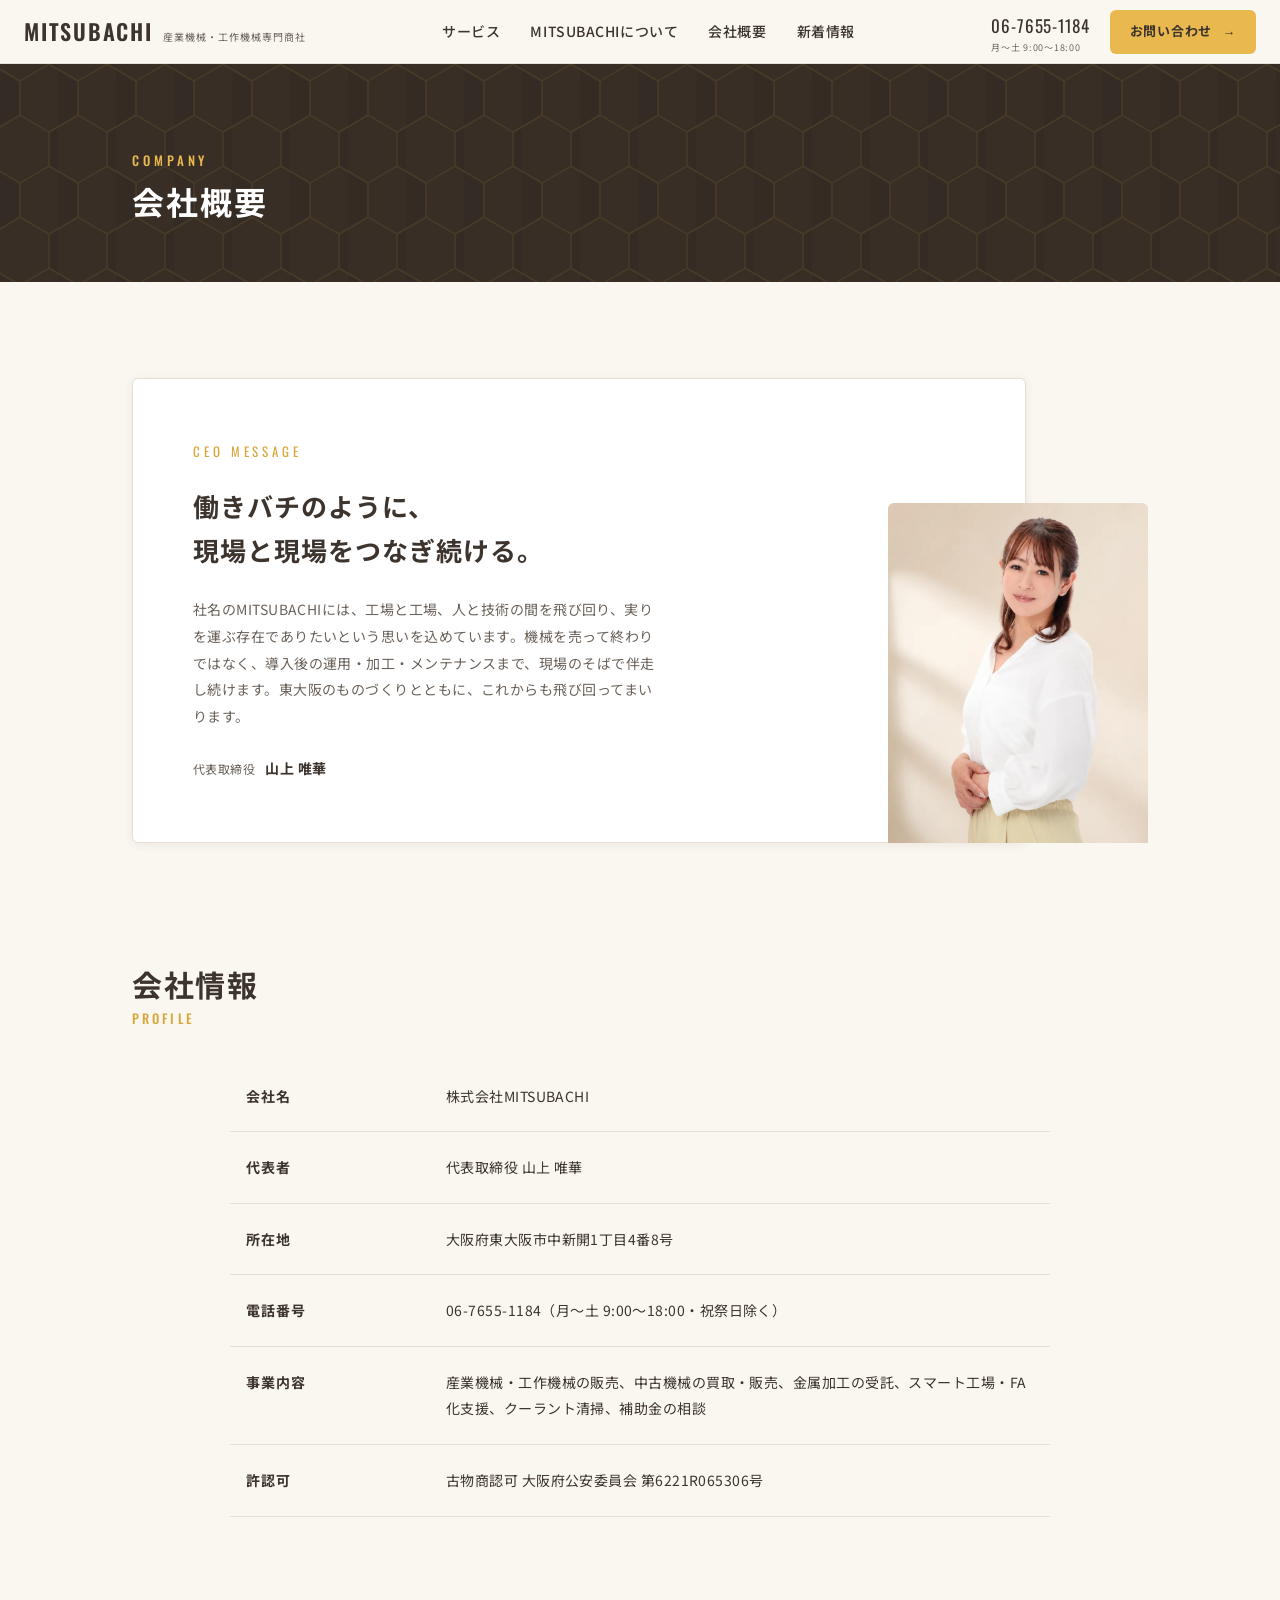
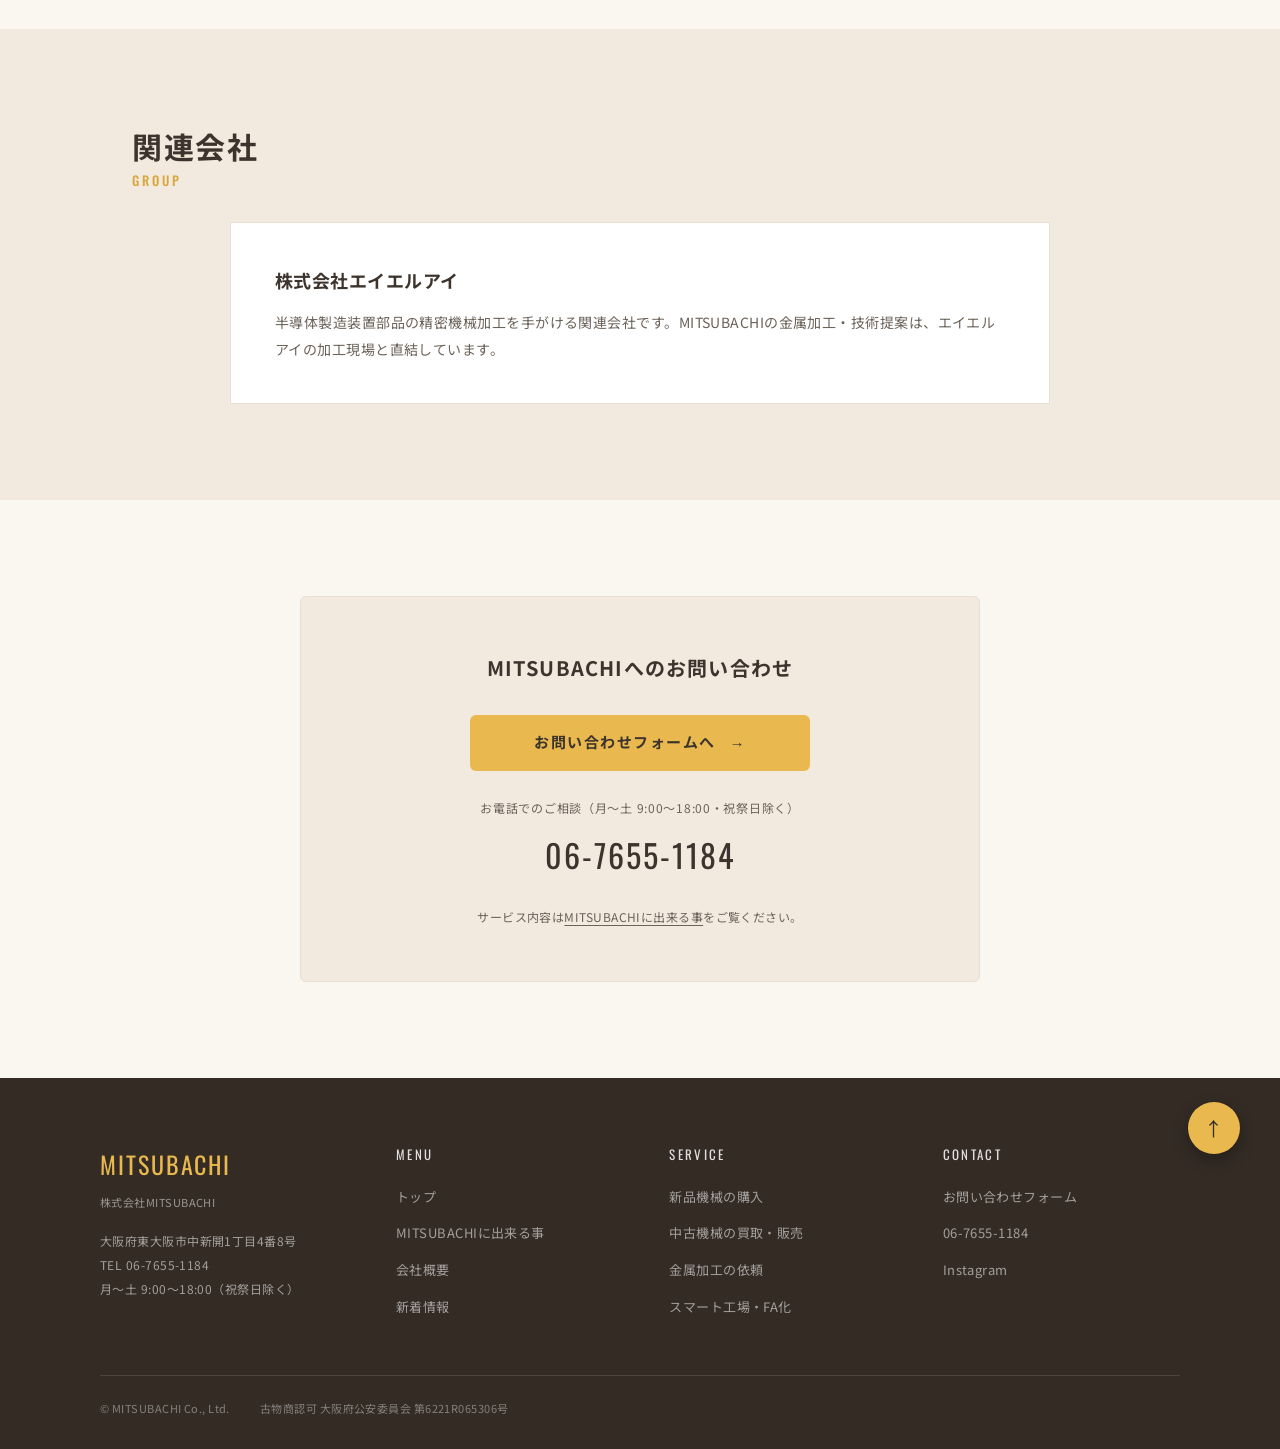
<file: company.html>
<!DOCTYPE html>
<html lang="ja">
<head>
<meta charset="UTF-8">
<meta name="viewport" content="width=device-width, initial-scale=1.0">
<title>会社概要｜株式会社MITSUBACHI</title>
<meta name="description" content="株式会社MITSUBACHIの会社概要。代表メッセージ、会社情報、関連会社のご案内。">
<meta property="og:type" content="website">
<meta property="og:site_name" content="株式会社MITSUBACHI">
<meta property="og:title" content="会社概要｜株式会社MITSUBACHI">
<meta property="og:description" content="株式会社MITSUBACHIの会社概要。代表メッセージ、会社情報、関連会社のご案内。">
<meta property="og:url" content="https://kdm-company.github.io/mitsubachi-hp/company.html">
<meta property="og:image" content="https://kdm-company.github.io/mitsubachi-hp/images/og-image.jpg">
<meta name="twitter:card" content="summary_large_image">
<link rel="preconnect" href="https://fonts.googleapis.com">
<link rel="preconnect" href="https://fonts.gstatic.com" crossorigin>
<link href="https://fonts.googleapis.com/css2?family=Oswald:wght@400;500;600&family=Noto+Sans+JP:wght@400;500;700&display=swap" rel="stylesheet">
<link rel="icon" type="image/png" href="images/favicon.png">
<link rel="apple-touch-icon" href="images/apple-touch-icon.png">
<link rel="stylesheet" href="css/style.css">
</head>
<body>

<header class="hd">
  <a class="hd_logo" href="index.html"><span class="en">MITSUBACHI</span><span class="ja">産業機械・工作機械専門商社</span></a>
  <nav class="gnav" aria-label="メインメニュー">
    <a href="services.html">サービス</a>
    <a href="index.html#about">MITSUBACHIについて</a>
    <a href="company.html">会社概要</a>
    <a href="news.html">新着情報</a>
  </nav>
  <div class="hd_right">
    <a class="hd_tel" href="tel:0667551184">06-7655-1184<small>月〜土 9:00〜18:00</small></a>
    <a class="hd_cta" href="contact.html">お問い合わせ</a>
    <button class="burger" type="button" aria-label="メニューを開く" aria-expanded="false" aria-controls="drawer"><span></span><span></span><span></span></button>
  </div>
</header>
<nav class="drawer" id="drawer">
  <a href="index.html"><span class="en">TOP</span><span class="ja">トップ</span></a>
  <a href="services.html"><span class="en">SERVICE</span><span class="ja">MITSUBACHIに出来る事</span></a>
  <a href="company.html"><span class="en">COMPANY</span><span class="ja">会社概要</span></a>
  <a href="news.html"><span class="en">NEWS</span><span class="ja">新着情報</span></a>
  <a class="d_cta" href="contact.html">お問い合わせ</a>
</nav>

<section class="pghero">
  <div class="patbg bee"></div>
  <div class="inner">
    <p class="en">Company</p>
    <h1 class="ja">会社概要</h1>
  </div>
</section>

<!-- DECO-013 person overflow message card -->
<section class="ceo" id="message">
  <div class="card">
    <p class="en">CEO MESSAGE</p>
    <h2>働きバチのように、<br><span class="nb">現場と現場を</span><span class="nb">つなぎ続ける。</span></h2>
    <p class="body">社名のMITSUBACHIには、工場と工場、人と技術の間を飛び回り、実りを運ぶ存在でありたいという思いを込めています。機械を売って終わりではなく、導入後の運用・加工・メンテナンスまで、現場のそばで伴走し続けます。東大阪のものづくりとともに、これからも飛び回ってまいります。</p>
    <p class="sign"><small>代表取締役</small>山上 唯華</p>
  </div>
  <div class="person"><img src="images/ceo.webp" alt="代表取締役 山上 唯華"></div>
</section>

<!-- company table -->
<section class="cmp">
  <div class="inner">
    <div class="sec-h"><div class="en">Profile</div><span class="ja">会社情報</span></div>
    <table>
      <tr><th>会社名</th><td>株式会社MITSUBACHI</td></tr>
      <tr><th>代表者</th><td>代表取締役 山上 唯華</td></tr>
      <tr><th>所在地</th><td>大阪府東大阪市中新開1丁目4番8号</td></tr>
      <tr><th>電話番号</th><td><a href="tel:0667551184">06-7655-1184</a>（月〜土 9:00〜18:00・祝祭日除く）</td></tr>
      <tr><th>事業内容</th><td>産業機械・工作機械の販売、中古機械の買取・販売、金属加工の受託、スマート工場・FA化支援、クーラント清掃、補助金の相談</td></tr>
      <tr><th>許認可</th><td>古物商認可 大阪府公安委員会 第6221R065306号</td></tr>
    </table>
  </div>
</section>

<!-- partner -->
<section class="partner">
  <div class="inner">
    <div class="sec-h"><div class="en">Group</div><span class="ja">関連会社</span></div>
    <div class="pcard">
      <h3>株式会社エイエルアイ</h3>
      <p>半導体製造装置部品の精密機械加工を手がける関連会社です。MITSUBACHIの金属加工・技術提案は、エイエルアイの加工現場と直結しています。</p>
    </div>
  </div>
</section>

<!-- DECO-014 contact guidance block -->
<section class="cguide">
  <h2><span class="nb">MITSUBACHIへの</span><span class="nb">お問い合わせ</span></h2>
  <a class="cta" href="contact.html">お問い合わせフォームへ</a>
  <p class="telnote">お電話でのご相談<span class="nb">（月〜土 9:00〜18:00・祝祭日除く）</span></p>
  <a class="tel" href="tel:0667551184">06-7655-1184</a>
  <p class="note">サービス内容は<a href="services.html">MITSUBACHIに出来る事</a>をご覧ください。</p>
</section>

<div class="dark">
  <footer class="footer">
    <a class="pagetop" href="#" aria-label="ページ上部へ戻る">↑</a>
    <div class="cols">
      <div class="flogo">
        <p class="en">MITSUBACHI</p>
        <p class="ja">株式会社MITSUBACHI</p>
        <p class="adr">大阪府東大阪市中新開1丁目4番8号<br>TEL 06-7655-1184<br>月〜土 9:00〜18:00（祝祭日除く）</p>
      </div>
      <div class="col">
        <p class="head">MENU</p>
        <a href="index.html">トップ</a>
        <a href="services.html">MITSUBACHIに出来る事</a>
        <a href="company.html">会社概要</a>
        <a href="news.html">新着情報</a>
      </div>
      <div class="col">
        <p class="head">SERVICE</p>
        <a href="services.html#buy">新品機械の購入</a>
        <a href="services.html#used">中古機械の買取・販売</a>
        <a href="services.html#metal">金属加工の依頼</a>
        <a href="services.html#smart">スマート工場・FA化</a>
      </div>
      <div class="col">
        <p class="head">CONTACT</p>
        <a href="contact.html">お問い合わせフォーム</a>
        <a href="tel:0667551184">06-7655-1184</a>
        <a href="https://www.instagram.com/yuika.yamaue/" target="_blank" rel="noopener">Instagram</a>
      </div>
    </div>
    <div class="copyrow">
      <span>© MITSUBACHI Co., Ltd.</span>
      <span>古物商認可 大阪府公安委員会 第6221R065306号</span>
    </div>
  </footer>
</div>

<script src="js/main.js"></script>
</body>
</html>
</file>
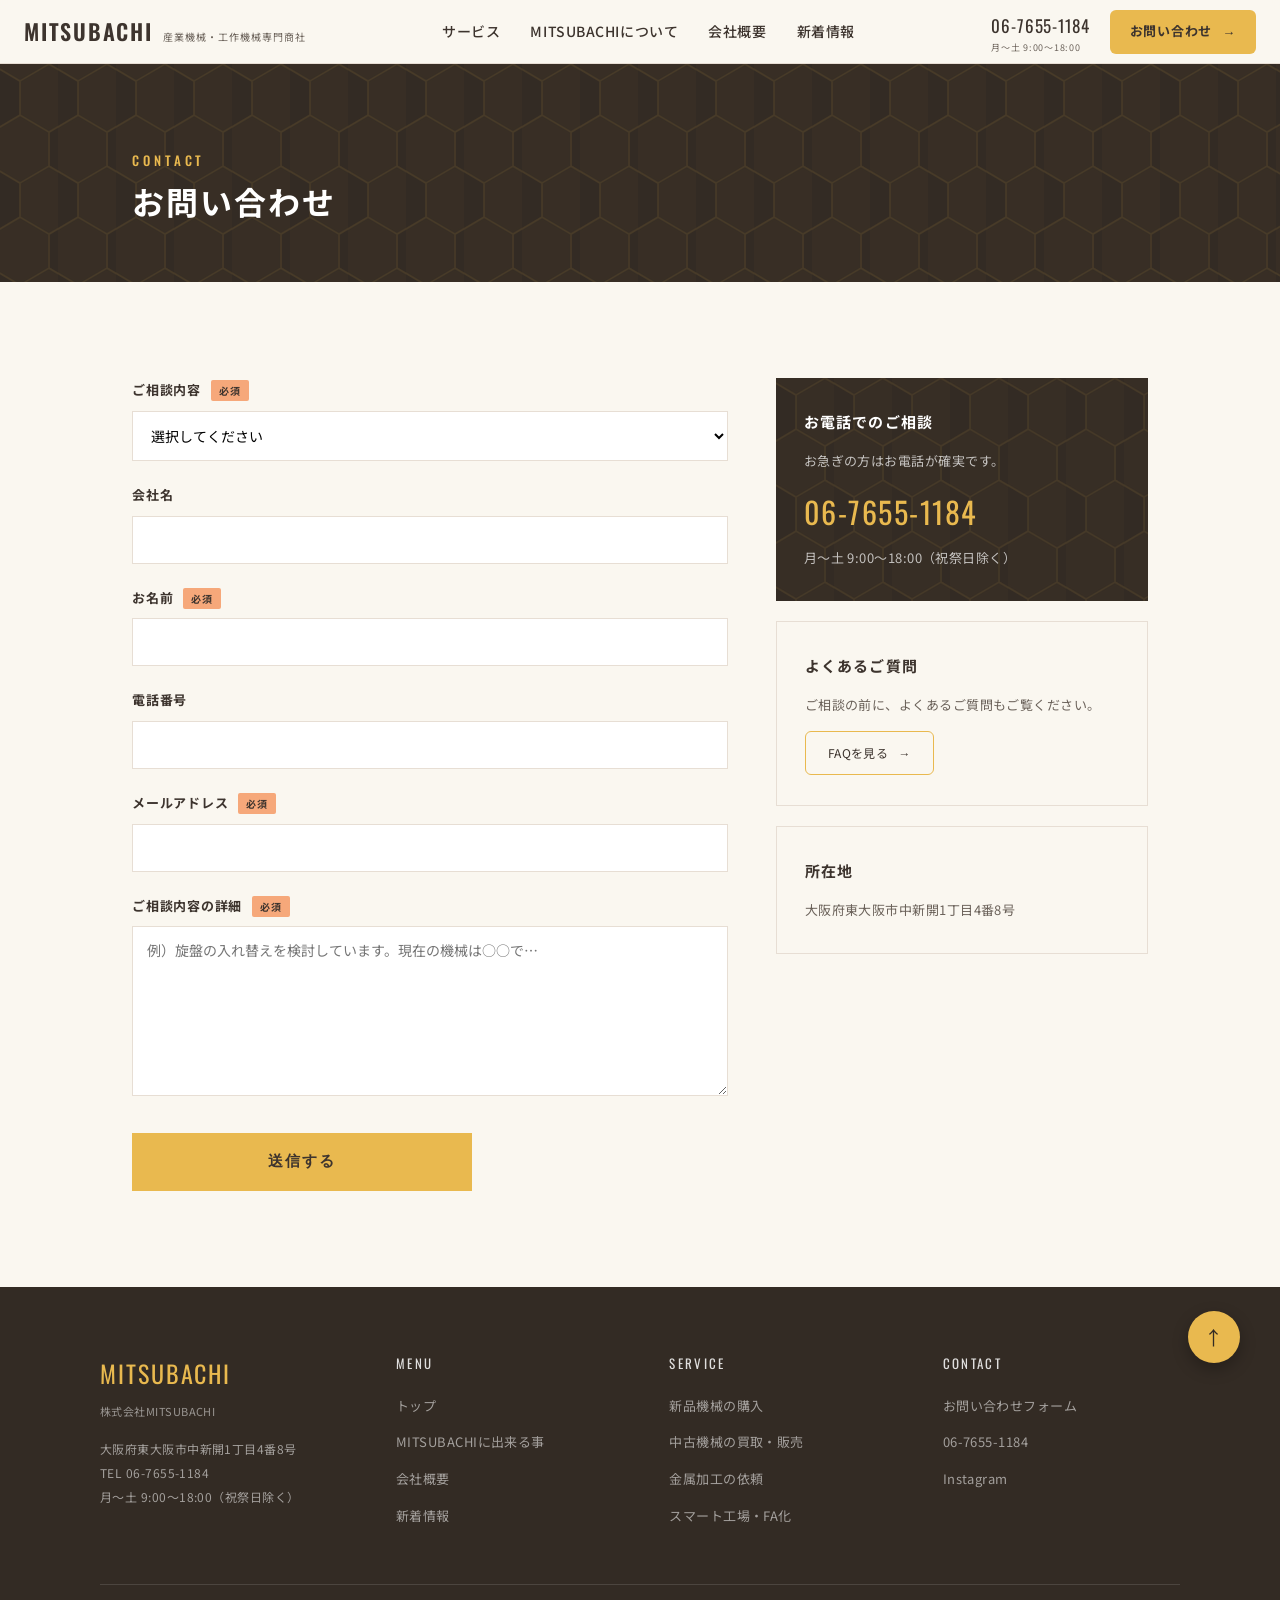
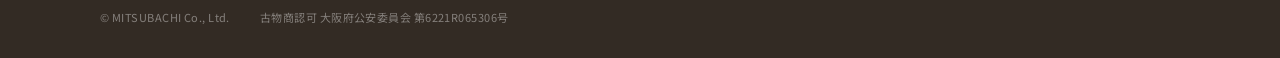
<file: contact.html>
<!DOCTYPE html>
<html lang="ja">
<head>
<meta charset="UTF-8">
<meta name="viewport" content="width=device-width, initial-scale=1.0">
<title>お問い合わせ｜株式会社MITSUBACHI</title>
<meta name="description" content="株式会社MITSUBACHIへのお問い合わせ。機械の売買・加工・工場のお困りごと、お気軽にご相談ください。">
<meta property="og:type" content="website">
<meta property="og:site_name" content="株式会社MITSUBACHI">
<meta property="og:title" content="お問い合わせ｜株式会社MITSUBACHI">
<meta property="og:description" content="株式会社MITSUBACHIへのお問い合わせ。機械の売買・加工・工場のお困りごと、お気軽にご相談ください。">
<meta property="og:url" content="https://kdm-company.github.io/mitsubachi-hp/contact.html">
<meta property="og:image" content="https://kdm-company.github.io/mitsubachi-hp/images/og-image.jpg">
<meta name="twitter:card" content="summary_large_image">
<link rel="preconnect" href="https://fonts.googleapis.com">
<link rel="preconnect" href="https://fonts.gstatic.com" crossorigin>
<link href="https://fonts.googleapis.com/css2?family=Oswald:wght@400;500;600&family=Noto+Sans+JP:wght@400;500;700&display=swap" rel="stylesheet">
<link rel="icon" type="image/png" href="images/favicon.png">
<link rel="apple-touch-icon" href="images/apple-touch-icon.png">
<link rel="stylesheet" href="css/style.css">
</head>
<body>

<header class="hd">
  <a class="hd_logo" href="index.html"><span class="en">MITSUBACHI</span><span class="ja">産業機械・工作機械専門商社</span></a>
  <nav class="gnav" aria-label="メインメニュー">
    <a href="services.html">サービス</a>
    <a href="index.html#about">MITSUBACHIについて</a>
    <a href="company.html">会社概要</a>
    <a href="news.html">新着情報</a>
  </nav>
  <div class="hd_right">
    <a class="hd_tel" href="tel:0667551184">06-7655-1184<small>月〜土 9:00〜18:00</small></a>
    <a class="hd_cta" href="contact.html">お問い合わせ</a>
    <button class="burger" type="button" aria-label="メニューを開く" aria-expanded="false" aria-controls="drawer"><span></span><span></span><span></span></button>
  </div>
</header>
<nav class="drawer" id="drawer">
  <a href="index.html"><span class="en">TOP</span><span class="ja">トップ</span></a>
  <a href="services.html"><span class="en">SERVICE</span><span class="ja">MITSUBACHIに出来る事</span></a>
  <a href="company.html"><span class="en">COMPANY</span><span class="ja">会社概要</span></a>
  <a href="news.html"><span class="en">NEWS</span><span class="ja">新着情報</span></a>
  <a class="d_cta" href="contact.html">お問い合わせ</a>
</nav>

<section class="pghero">
  <div class="patbg bee"></div>
  <div class="inner">
    <p class="en">Contact</p>
    <h1 class="ja">お問い合わせ</h1>
  </div>
</section>

<div class="cwrap">
  <form class="form" action="https://formsubmit.co/info@mitsubachi.biz" method="POST">
    <input type="hidden" name="_subject" value="[MITSUBACHI] ホームページからのお問い合わせ">
    <input type="hidden" name="_template" value="table">
    <input type="hidden" name="_next" value="https://kdm-company.github.io/mitsubachi-hp/thanks.html">
    <input type="hidden" name="_captcha" value="true">
    <div class="frow">
      <label for="f-type">ご相談内容<span class="req">必須</span></label>
      <select id="f-type" name="type" required>
        <option value="">選択してください</option>
        <option>新品機械の購入</option>
        <option>中古機械の買取・販売</option>
        <option>金属加工の依頼</option>
        <option>スマート工場・FA化</option>
        <option>クーラント清掃</option>
        <option>補助金の相談</option>
        <option>その他</option>
      </select>
    </div>
    <div class="frow">
      <label for="f-company">会社名</label>
      <input id="f-company" name="company" type="text" autocomplete="organization">
    </div>
    <div class="frow">
      <label for="f-name">お名前<span class="req">必須</span></label>
      <input id="f-name" name="name" type="text" required autocomplete="name">
    </div>
    <div class="frow">
      <label for="f-tel">電話番号</label>
      <input id="f-tel" name="tel" type="tel" autocomplete="tel">
    </div>
    <div class="frow">
      <label for="f-mail">メールアドレス<span class="req">必須</span></label>
      <input id="f-mail" name="email" type="email" required autocomplete="email">
    </div>
    <div class="frow">
      <label for="f-body">ご相談内容の詳細<span class="req">必須</span></label>
      <textarea id="f-body" name="body" required placeholder="例）旋盤の入れ替えを検討しています。現在の機械は○○で…"></textarea>
    </div>
    <div class="submit"><button type="submit">送信する</button></div>
  </form>

  <aside class="cside">
    <div class="scard navy">
      <div class="patbg bee"></div>
      <h3>お電話でのご相談</h3>
      <p>お急ぎの方はお電話が確実です。</p>
      <a class="tel" href="tel:0667551184">06-7655-1184</a>
      <p class="hours">月〜土 9:00〜18:00（祝祭日除く）</p>
    </div>
    <div class="scard">
      <h3>よくあるご質問</h3>
      <p>ご相談の前に、よくあるご質問もご覧ください。</p>
      <a class="lbtn" href="services.html#faq">FAQを見る</a>
    </div>
    <div class="scard">
      <h3>所在地</h3>
      <p>大阪府東大阪市中新開1丁目4番8号</p>
    </div>
  </aside>
</div>

<div class="dark">
  <footer class="footer">
    <a class="pagetop" href="#" aria-label="ページ上部へ戻る">↑</a>
    <div class="cols">
      <div class="flogo">
        <p class="en">MITSUBACHI</p>
        <p class="ja">株式会社MITSUBACHI</p>
        <p class="adr">大阪府東大阪市中新開1丁目4番8号<br>TEL 06-7655-1184<br>月〜土 9:00〜18:00（祝祭日除く）</p>
      </div>
      <div class="col">
        <p class="head">MENU</p>
        <a href="index.html">トップ</a>
        <a href="services.html">MITSUBACHIに出来る事</a>
        <a href="company.html">会社概要</a>
        <a href="news.html">新着情報</a>
      </div>
      <div class="col">
        <p class="head">SERVICE</p>
        <a href="services.html#buy">新品機械の購入</a>
        <a href="services.html#used">中古機械の買取・販売</a>
        <a href="services.html#metal">金属加工の依頼</a>
        <a href="services.html#smart">スマート工場・FA化</a>
      </div>
      <div class="col">
        <p class="head">CONTACT</p>
        <a href="contact.html">お問い合わせフォーム</a>
        <a href="tel:0667551184">06-7655-1184</a>
        <a href="https://www.instagram.com/yuika.yamaue/" target="_blank" rel="noopener">Instagram</a>
      </div>
    </div>
    <div class="copyrow">
      <span>© MITSUBACHI Co., Ltd.</span>
      <span>古物商認可 大阪府公安委員会 第6221R065306号</span>
    </div>
  </footer>
</div>

<script src="js/main.js"></script>
</body>
</html>
</file>
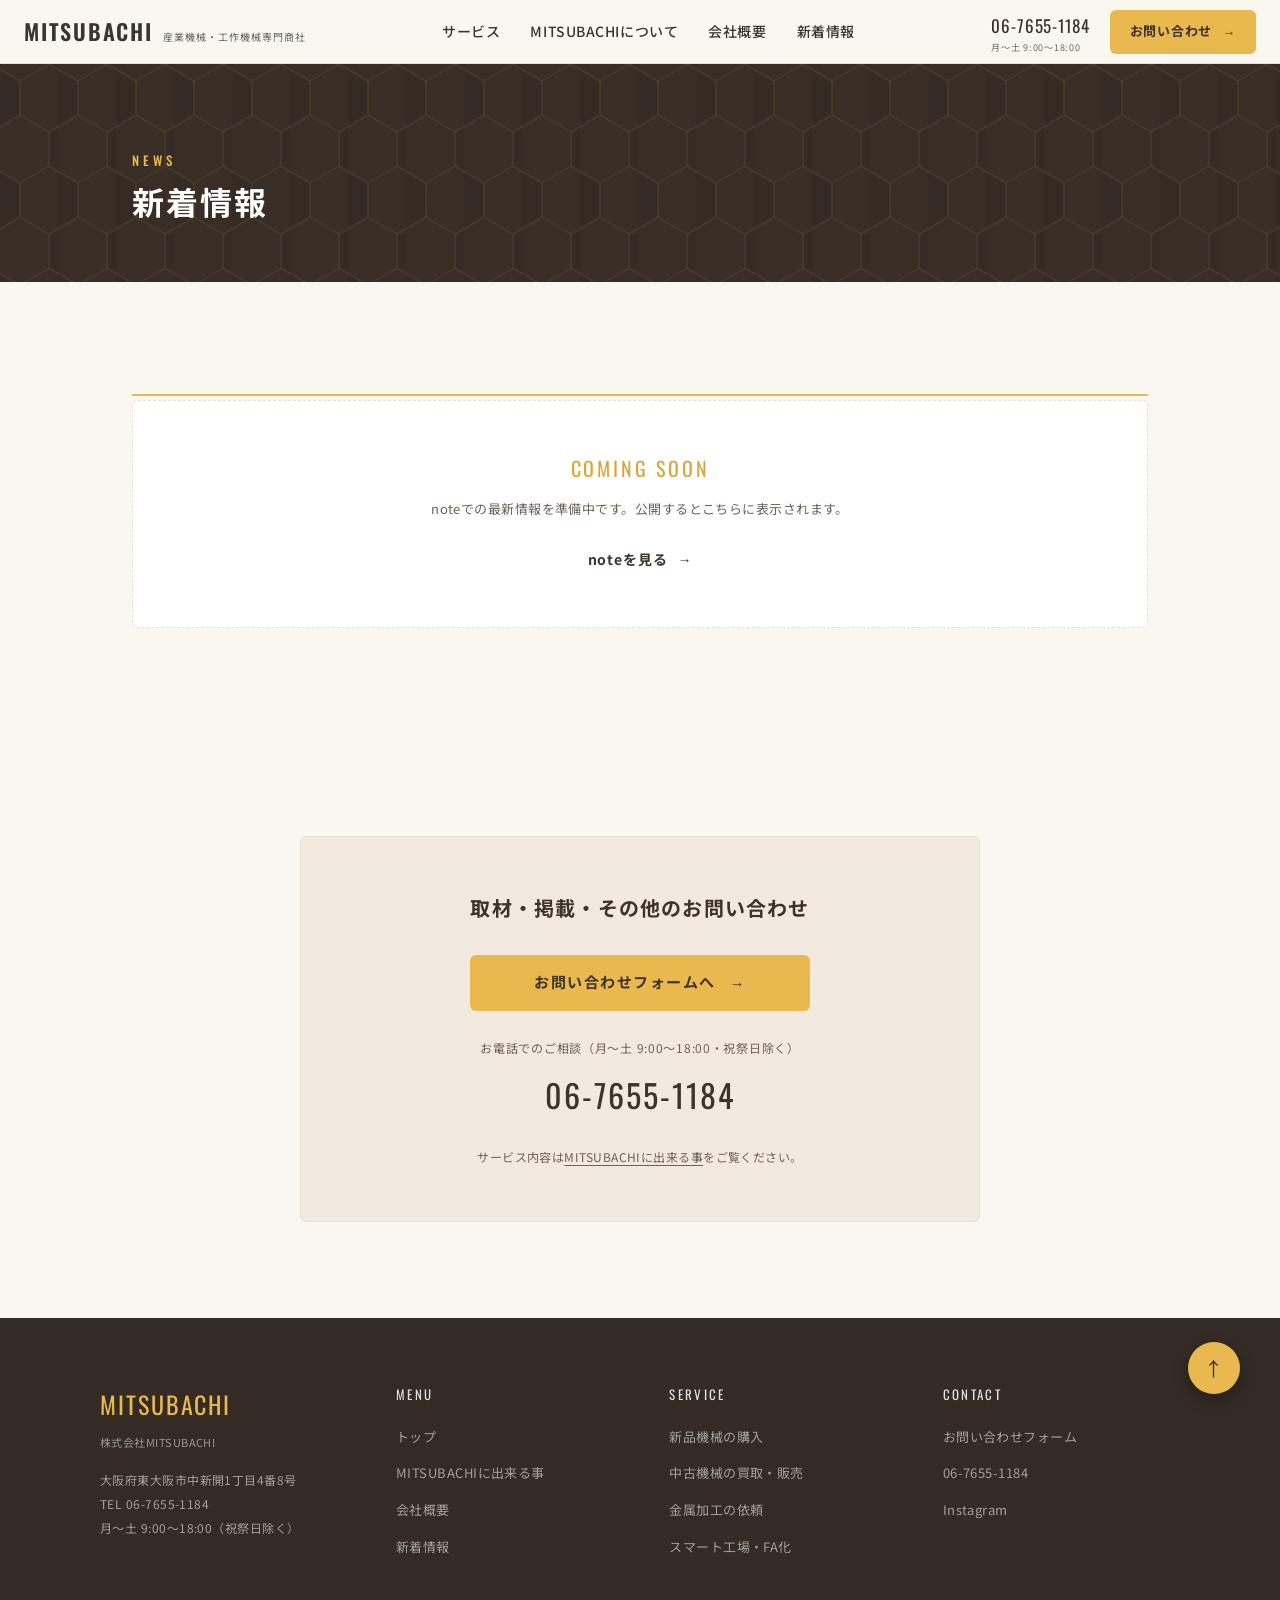
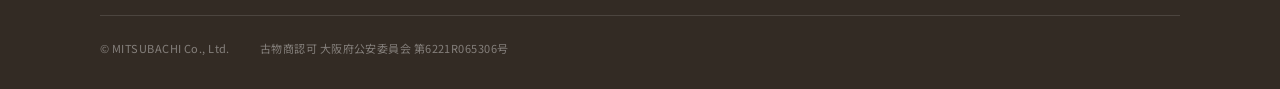
<file: news.html>
<!DOCTYPE html>
<html lang="ja">
<head>
<meta charset="UTF-8">
<meta name="viewport" content="width=device-width, initial-scale=1.0">
<title>新着情報｜株式会社MITSUBACHI</title>
<meta name="description" content="株式会社MITSUBACHIの新着情報・お知らせ一覧。">
<meta property="og:type" content="website">
<meta property="og:site_name" content="株式会社MITSUBACHI">
<meta property="og:title" content="新着情報｜株式会社MITSUBACHI">
<meta property="og:description" content="株式会社MITSUBACHIの新着情報・お知らせ一覧。">
<meta property="og:url" content="https://kdm-company.github.io/mitsubachi-hp/news.html">
<meta property="og:image" content="https://kdm-company.github.io/mitsubachi-hp/images/og-image.jpg">
<meta name="twitter:card" content="summary_large_image">
<link rel="preconnect" href="https://fonts.googleapis.com">
<link rel="preconnect" href="https://fonts.gstatic.com" crossorigin>
<link href="https://fonts.googleapis.com/css2?family=Oswald:wght@400;500;600&family=Noto+Sans+JP:wght@400;500;700&display=swap" rel="stylesheet">
<link rel="icon" type="image/png" href="images/favicon.png">
<link rel="apple-touch-icon" href="images/apple-touch-icon.png">
<link rel="stylesheet" href="css/style.css">
</head>
<body>

<header class="hd">
  <a class="hd_logo" href="index.html"><span class="en">MITSUBACHI</span><span class="ja">産業機械・工作機械専門商社</span></a>
  <nav class="gnav" aria-label="メインメニュー">
    <a href="services.html">サービス</a>
    <a href="index.html#about">MITSUBACHIについて</a>
    <a href="company.html">会社概要</a>
    <a href="news.html">新着情報</a>
  </nav>
  <div class="hd_right">
    <a class="hd_tel" href="tel:0667551184">06-7655-1184<small>月〜土 9:00〜18:00</small></a>
    <a class="hd_cta" href="contact.html">お問い合わせ</a>
    <button class="burger" type="button" aria-label="メニューを開く" aria-expanded="false" aria-controls="drawer"><span></span><span></span><span></span></button>
  </div>
</header>
<nav class="drawer" id="drawer">
  <a href="index.html"><span class="en">TOP</span><span class="ja">トップ</span></a>
  <a href="services.html"><span class="en">SERVICE</span><span class="ja">MITSUBACHIに出来る事</span></a>
  <a href="company.html"><span class="en">COMPANY</span><span class="ja">会社概要</span></a>
  <a href="news.html"><span class="en">NEWS</span><span class="ja">新着情報</span></a>
  <a class="d_cta" href="contact.html">お問い合わせ</a>
</nav>

<section class="pghero">
  <div class="patbg bee"></div>
  <div class="inner">
    <p class="en">News</p>
    <h1 class="ja">新着情報</h1>
  </div>
</section>

<!-- DECO-011 news row list -->
<section class="news" id="note-feed">
  <div class="inner">
    <div class="bar"></div>
    <div class="soon" id="news-soon">
      <p class="soon_ttl">Coming soon</p>
      <p class="soon_d">noteでの最新情報を準備中です。公開するとこちらに表示されます。</p>
      <a class="tlink" href="https://note.com/fair_viper9160" target="_blank" rel="noopener">noteを見る</a>
    </div>
    <div class="newslist" id="news-list" data-max="20" hidden></div>
  </div>
</section>

<!-- DECO-014 contact guidance block -->
<section class="cguide">
  <h2><span class="nb">取材・掲載・</span><span class="nb">その他のお問い合わせ</span></h2>
  <a class="cta" href="contact.html">お問い合わせフォームへ</a>
  <p class="telnote">お電話でのご相談<span class="nb">（月〜土 9:00〜18:00・祝祭日除く）</span></p>
  <a class="tel" href="tel:0667551184">06-7655-1184</a>
  <p class="note">サービス内容は<a href="services.html">MITSUBACHIに出来る事</a>をご覧ください。</p>
</section>

<div class="dark">
  <footer class="footer">
    <a class="pagetop" href="#" aria-label="ページ上部へ戻る">↑</a>
    <div class="cols">
      <div class="flogo">
        <p class="en">MITSUBACHI</p>
        <p class="ja">株式会社MITSUBACHI</p>
        <p class="adr">大阪府東大阪市中新開1丁目4番8号<br>TEL 06-7655-1184<br>月〜土 9:00〜18:00（祝祭日除く）</p>
      </div>
      <div class="col">
        <p class="head">MENU</p>
        <a href="index.html">トップ</a>
        <a href="services.html">MITSUBACHIに出来る事</a>
        <a href="company.html">会社概要</a>
        <a href="news.html">新着情報</a>
      </div>
      <div class="col">
        <p class="head">SERVICE</p>
        <a href="services.html#buy">新品機械の購入</a>
        <a href="services.html#used">中古機械の買取・販売</a>
        <a href="services.html#metal">金属加工の依頼</a>
        <a href="services.html#smart">スマート工場・FA化</a>
      </div>
      <div class="col">
        <p class="head">CONTACT</p>
        <a href="contact.html">お問い合わせフォーム</a>
        <a href="tel:0667551184">06-7655-1184</a>
        <a href="https://www.instagram.com/yuika.yamaue/" target="_blank" rel="noopener">Instagram</a>
      </div>
    </div>
    <div class="copyrow">
      <span>© MITSUBACHI Co., Ltd.</span>
      <span>古物商認可 大阪府公安委員会 第6221R065306号</span>
    </div>
  </footer>
</div>

<script src="js/main.js"></script>
</body>
</html>
</file>
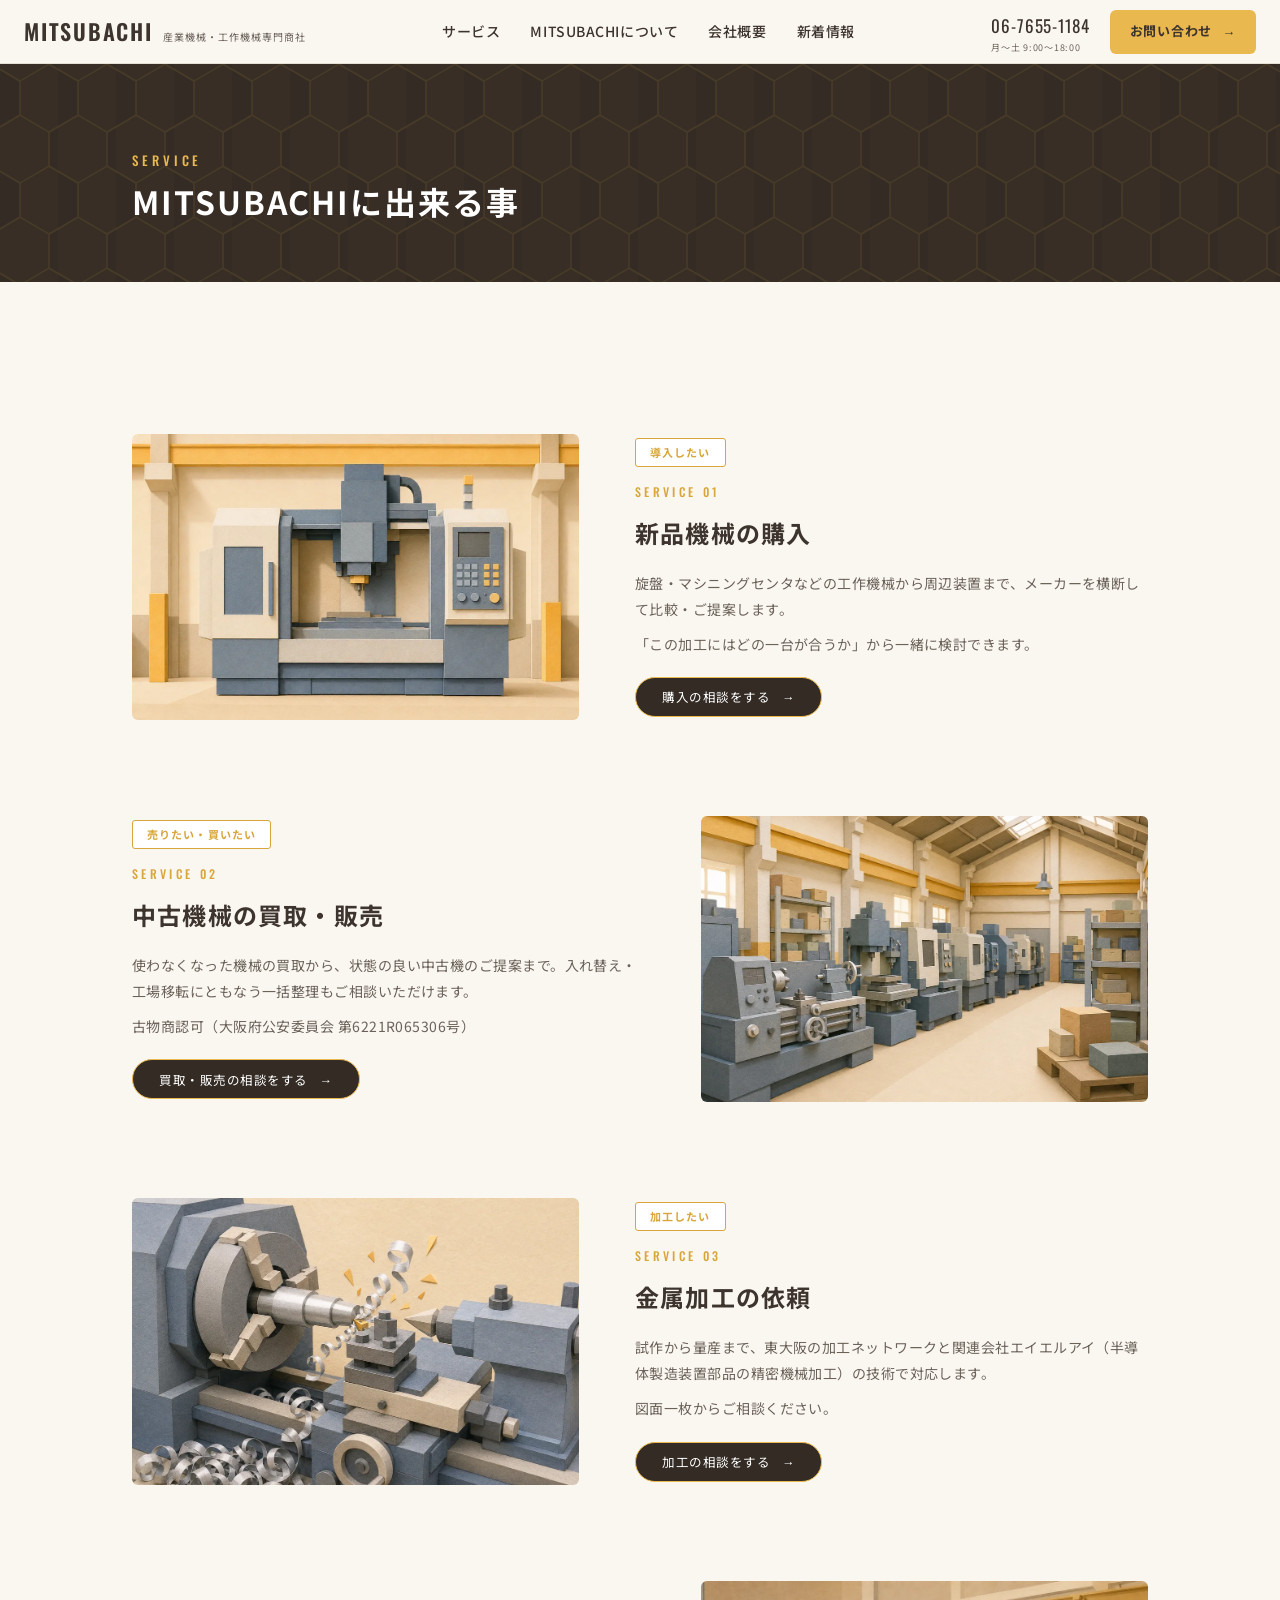
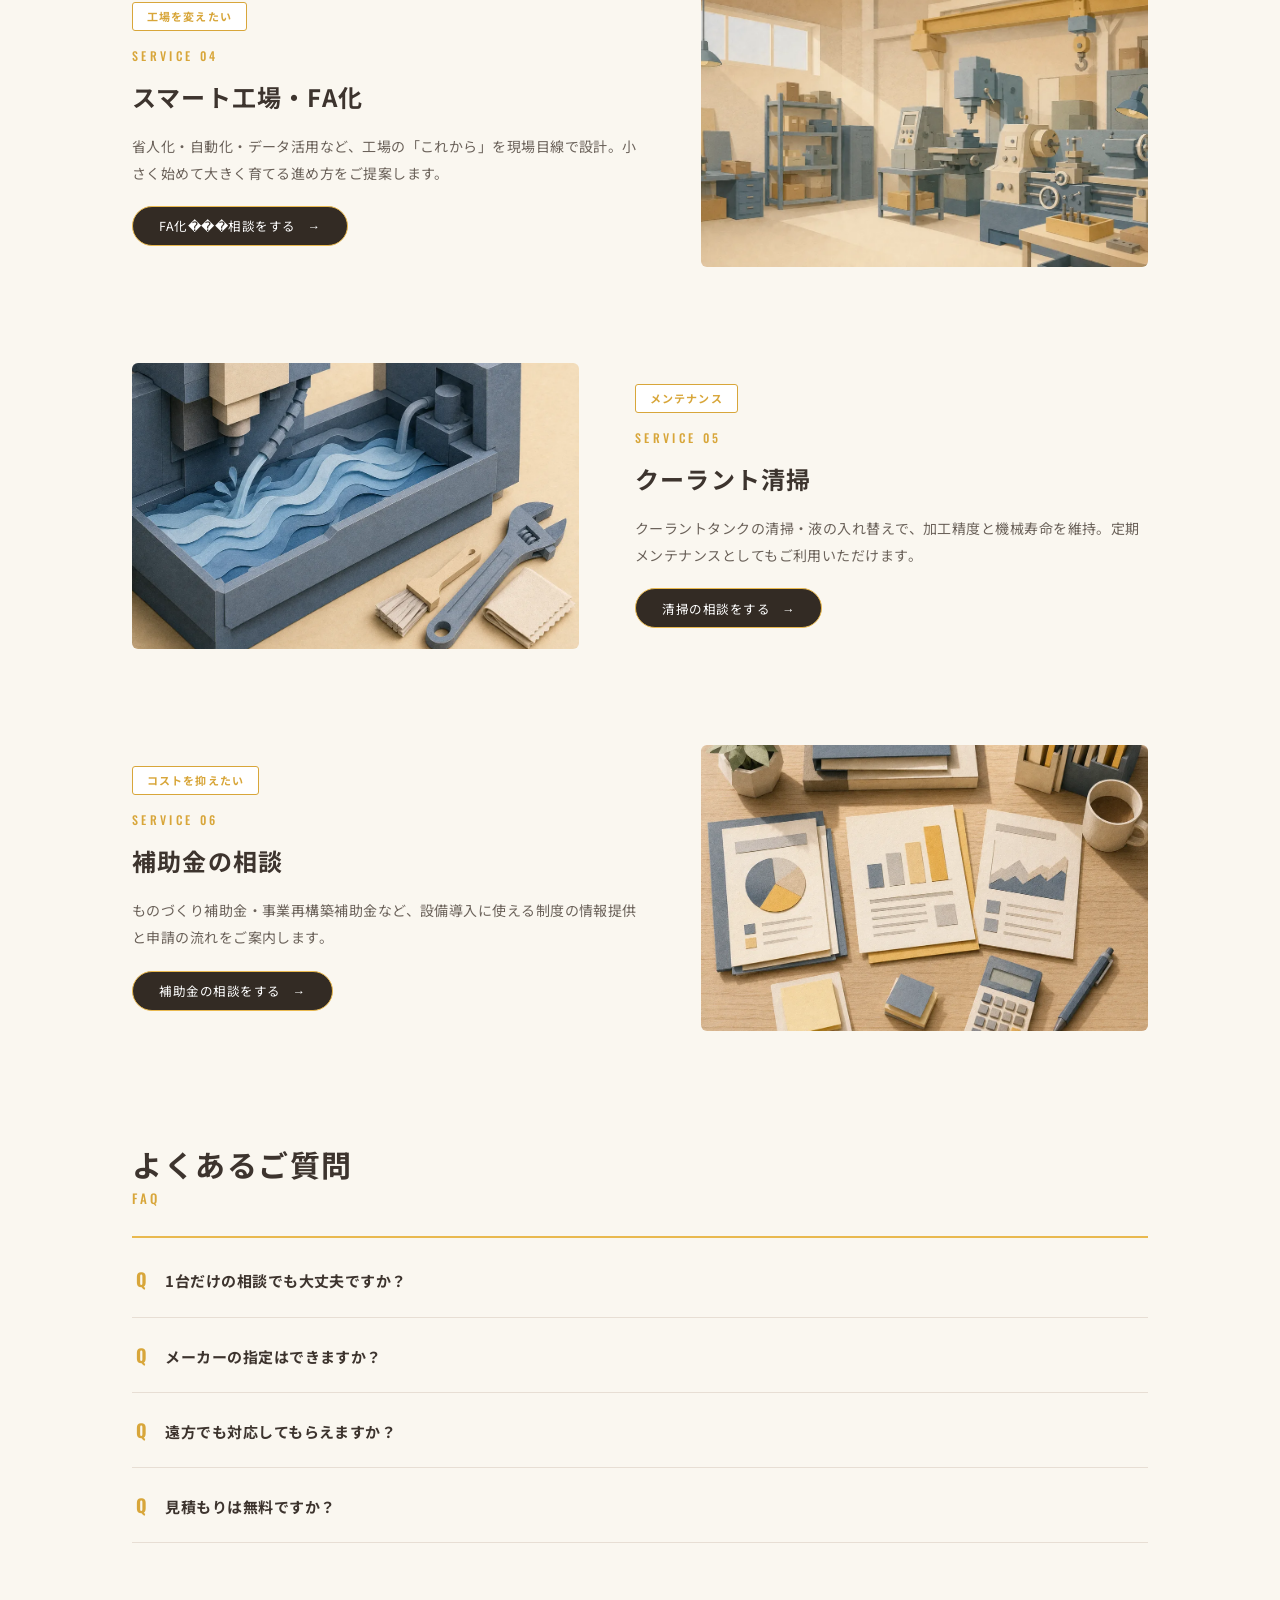
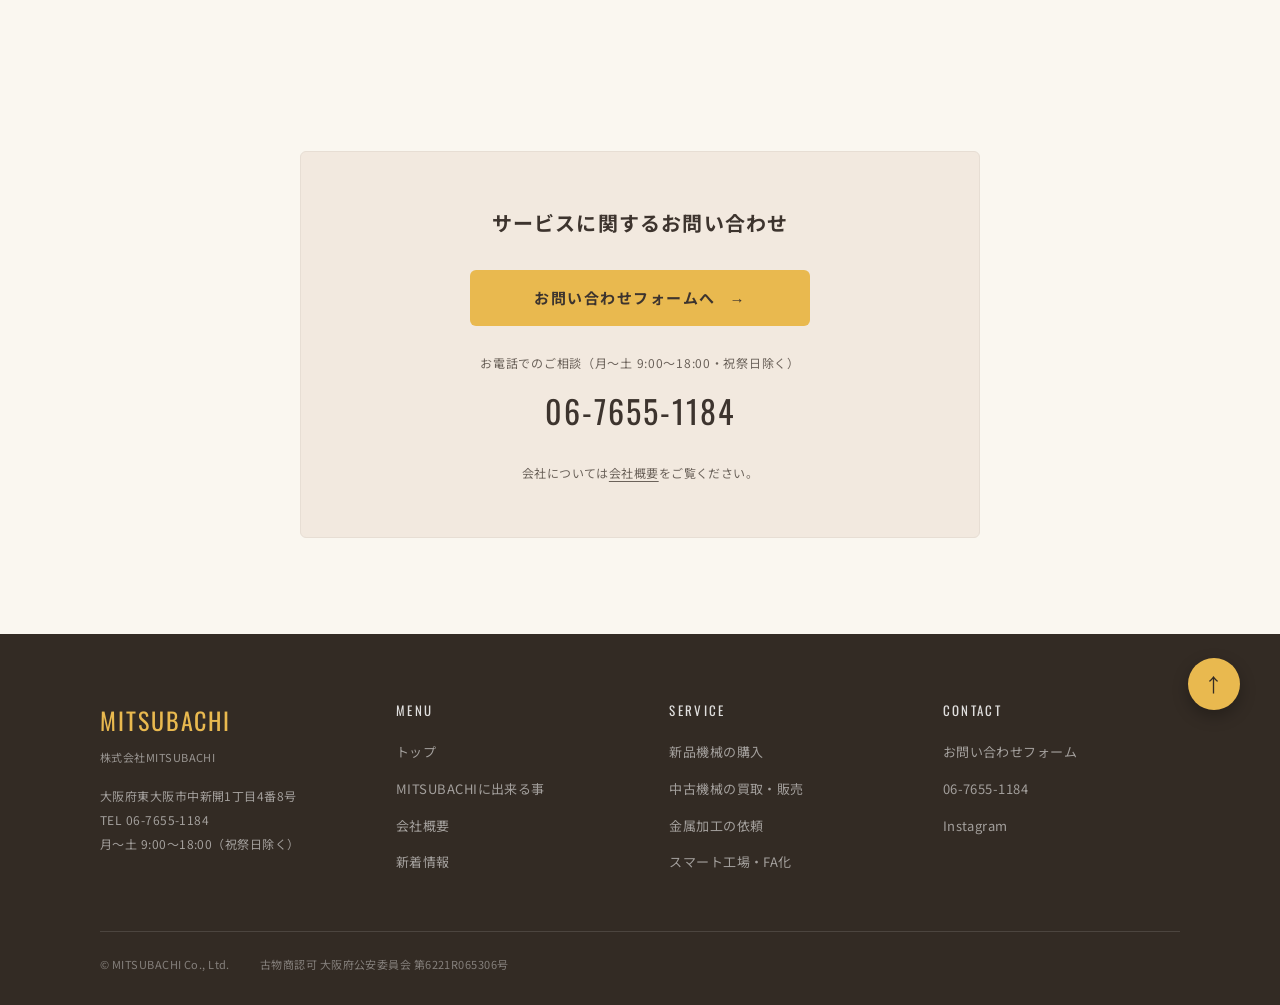
<file: services.html>
<!DOCTYPE html>
<html lang="ja">
<head>
<meta charset="UTF-8">
<meta name="viewport" content="width=device-width, initial-scale=1.0">
<title>MITSUBACHIに出来る事｜株式会社MITSUBACHI</title>
<meta name="description" content="新品・中古機械の売買、金属加工、スマート工場・FA化、クーラント清掃、補助金相談。MITSUBACHIにできることのご案内。">
<meta property="og:type" content="website">
<meta property="og:site_name" content="株式会社MITSUBACHI">
<meta property="og:title" content="MITSUBACHIに出来る事｜株式会社MITSUBACHI">
<meta property="og:description" content="新品・中古機械の売買、金属加工、スマート工場・FA化、クーラント清掃、補助金相談。MITSUBACHIにできることのご案内。">
<meta property="og:url" content="https://kdm-company.github.io/mitsubachi-hp/services.html">
<meta property="og:image" content="https://kdm-company.github.io/mitsubachi-hp/images/og-image.jpg">
<meta name="twitter:card" content="summary_large_image">
<link rel="preconnect" href="https://fonts.googleapis.com">
<link rel="preconnect" href="https://fonts.gstatic.com" crossorigin>
<link href="https://fonts.googleapis.com/css2?family=Oswald:wght@400;500;600&family=Noto+Sans+JP:wght@400;500;700&display=swap" rel="stylesheet">
<link rel="icon" type="image/png" href="images/favicon.png">
<link rel="apple-touch-icon" href="images/apple-touch-icon.png">
<link rel="stylesheet" href="css/style.css">
</head>
<body>

<header class="hd">
  <a class="hd_logo" href="index.html"><span class="en">MITSUBACHI</span><span class="ja">産業機械・工作機械専門商社</span></a>
  <nav class="gnav" aria-label="メインメニュー">
    <a href="services.html">サービス</a>
    <a href="index.html#about">MITSUBACHIについて</a>
    <a href="company.html">会社概要</a>
    <a href="news.html">新着情報</a>
  </nav>
  <div class="hd_right">
    <a class="hd_tel" href="tel:0667551184">06-7655-1184<small>月〜土 9:00〜18:00</small></a>
    <a class="hd_cta" href="contact.html">お問い合わせ</a>
    <button class="burger" type="button" aria-label="メニューを開く" aria-expanded="false" aria-controls="drawer"><span></span><span></span><span></span></button>
  </div>
</header>
<nav class="drawer" id="drawer">
  <a href="index.html"><span class="en">TOP</span><span class="ja">トップ</span></a>
  <a href="services.html"><span class="en">SERVICE</span><span class="ja">MITSUBACHIに出来る事</span></a>
  <a href="company.html"><span class="en">COMPANY</span><span class="ja">会社概要</span></a>
  <a href="news.html"><span class="en">NEWS</span><span class="ja">新着情報</span></a>
  <a class="d_cta" href="contact.html">お問い合わせ</a>
</nav>

<section class="pghero">
  <div class="patbg bee"></div>
  <div class="inner">
    <p class="en">Service</p>
    <h1 class="ja">MITSUBACHIに出来る事</h1>
  </div>
</section>

<!-- DECO-024 alternating blocks with tag pills -->
<section class="svc">
  <div class="inner">

    <div class="blk" id="buy">
      <div class="img"><img src="images/svc-new.webp" alt="新品工作機械のペーパークラフト風イラスト" loading="lazy"></div>
      <div class="txt">
        <span class="tagpill">導入したい</span>
        <h2 class="svclogo"><span class="en">Service 01</span>新品機械の購入</h2>
        <p class="p">旋盤・マシニングセンタなどの工作機械から周辺装置まで、メーカーを横断して比較・ご提案します。</p>
        <p class="p">「この加工にはどの一台が合うか」から一緒に検討できます。</p>
        <div class="rowbtn"><a class="pillbtn" href="contact.html">購入の相談をする</a></div>
      </div>
    </div>

    <div class="blk rev" id="used">
      <div class="img"><img src="images/svc-used.webp" alt="倉庫に並ぶ中古機械のペーパークラフト風イラスト" loading="lazy"></div>
      <div class="txt">
        <span class="tagpill">売りたい・買いたい</span>
        <h2 class="svclogo"><span class="en">Service 02</span>中古機械の買取・販売</h2>
        <p class="p">使わなくなった機械の買取から、状態の良い中古機のご提案まで。入れ替え・工場移転にともなう一括整理もご相談いただけます。</p>
        <p class="p">古物商認可（大阪府公安委員会 第6221R065306号）</p>
        <div class="rowbtn"><a class="pillbtn" href="contact.html">買取・販売の相談をする</a></div>
      </div>
    </div>

    <div class="blk" id="metal">
      <div class="img"><img src="images/svc-machining.webp" alt="旋盤による金属加工のペーパークラフト風イラスト" loading="lazy"></div>
      <div class="txt">
        <span class="tagpill">加工したい</span>
        <h2 class="svclogo"><span class="en">Service 03</span>金属加工の依頼</h2>
        <p class="p">試作から量産まで、東大阪の加工ネットワークと関連会社エイエルアイ（半導体製造装置部品の精密機械加工）の技術で対応します。</p>
        <p class="p">図面一枚からご相談ください。</p>
        <div class="rowbtn"><a class="pillbtn" href="contact.html">加工の相談をする</a></div>
      </div>
    </div>

    <div class="blk rev" id="smart">
      <div class="img"><img src="images/svc-fa.webp" alt="工場設備のペーパークラフト風イラスト" loading="lazy"></div>
      <div class="txt">
        <span class="tagpill">工場を変えたい</span>
        <h2 class="svclogo"><span class="en">Service 04</span>スマート工場・FA化</h2>
        <p class="p">省人化・自動化・データ活用など、工場の「これから」を現場目線で設計。小さく始めて大きく育てる進め方をご提案します。</p>
        <div class="rowbtn"><a class="pillbtn" href="contact.html">FA化���相談をする</a></div>
      </div>
    </div>

    <div class="blk" id="coolant">
      <div class="img"><img src="images/svc-coolant.webp" alt="クーラント槽と工具のペーパークラフト風イラスト" loading="lazy"></div>
      <div class="txt">
        <span class="tagpill">メンテナンス</span>
        <h2 class="svclogo"><span class="en">Service 05</span>クーラント清掃</h2>
        <p class="p">クーラントタンクの清掃・液の入れ替えで、加工精度と機械寿命を維持。定期メンテナンスとしてもご利用いただけます。</p>
        <div class="rowbtn"><a class="pillbtn" href="contact.html">清掃の相談をする</a></div>
      </div>
    </div>

    <div class="blk rev" id="subsidy">
      <div class="img"><img src="images/svc-subsidy.webp" alt="書類と電卓が並ぶ相談デスクのペーパークラフト風イラスト" loading="lazy"></div>
      <div class="txt">
        <span class="tagpill">コストを抑えたい</span>
        <h2 class="svclogo"><span class="en">Service 06</span>補助金の相談</h2>
        <p class="p">ものづくり補助金・事業再構築補助金など、設備導入に使える制度の情報提供と申請の流れをご案内します。</p>
        <div class="rowbtn"><a class="pillbtn" href="contact.html">補助金の相談をする</a></div>
      </div>
    </div>

  </div>
</section>

<!-- FAQ -->
<section class="faq" id="faq">
  <div class="inner">
    <div class="sec-h" style="margin-bottom:30px;"><div class="en">FAQ</div><span class="ja">よくあるご質問</span></div>
    <div class="bar"></div>
    <details><summary><span class="q">Q</span>1台だけの相談でも大丈夫ですか？</summary><p class="a">もちろんです。台数・規模にかかわらず、まずはお気軽にご相談ください。</p></details>
    <details><summary><span class="q">Q</span>メーカーの指定はできますか？</summary><p class="a">できます。ご指定がない場合は、用途・予算に合わせて複数メーカーを比較してご提案します。</p></details>
    <details><summary><span class="q">Q</span>遠方でも対応してもらえますか？</summary><p class="a">内容によりますので、まずはお問い合わせフォームまたはお電話でご相談ください。</p></details>
    <details><summary><span class="q">Q</span>見積もりは無料ですか？</summary><p class="a">はい、お見積もりは無料です。お気軽にご依頼ください。</p></details>
  </div>
</section>

<!-- DECO-014 contact guidance block -->
<section class="cguide">
  <h2>サービスに関するお問い合わせ</h2>
  <a class="cta" href="contact.html">お問い合わせフォームへ</a>
  <p class="telnote">お電話でのご相談<span class="nb">（月〜土 9:00〜18:00・祝祭日除く）</span></p>
  <a class="tel" href="tel:0667551184">06-7655-1184</a>
  <p class="note">会社については<a href="company.html">会社概要</a>をご覧ください。</p>
</section>

<div class="dark">
  <footer class="footer">
    <a class="pagetop" href="#" aria-label="ページ上部へ戻る">↑</a>
    <div class="cols">
      <div class="flogo">
        <p class="en">MITSUBACHI</p>
        <p class="ja">株式会社MITSUBACHI</p>
        <p class="adr">大阪府東大阪市中新開1丁目4番8号<br>TEL 06-7655-1184<br>月〜土 9:00〜18:00（祝祭日除く）</p>
      </div>
      <div class="col">
        <p class="head">MENU</p>
        <a href="index.html">トップ</a>
        <a href="services.html">MITSUBACHIに出来る事</a>
        <a href="company.html">会社概要</a>
        <a href="news.html">新着情報</a>
      </div>
      <div class="col">
        <p class="head">SERVICE</p>
        <a href="services.html#buy">新品機械の購入</a>
        <a href="services.html#used">中古機械の買取・販売</a>
        <a href="services.html#metal">金属加工の依頼</a>
        <a href="services.html#smart">スマート工場・FA化</a>
      </div>
      <div class="col">
        <p class="head">CONTACT</p>
        <a href="contact.html">お問い合わせフォーム</a>
        <a href="tel:0667551184">06-7655-1184</a>
        <a href="https://www.instagram.com/yuika.yamaue/" target="_blank" rel="noopener">Instagram</a>
      </div>
    </div>
    <div class="copyrow">
      <span>© MITSUBACHI Co., Ltd.</span>
      <span>古物商認可 大阪府公安委員会 第6221R065306号</span>
    </div>
  </footer>
</div>

<script src="js/main.js"></script>
</body>
</html>
</file>
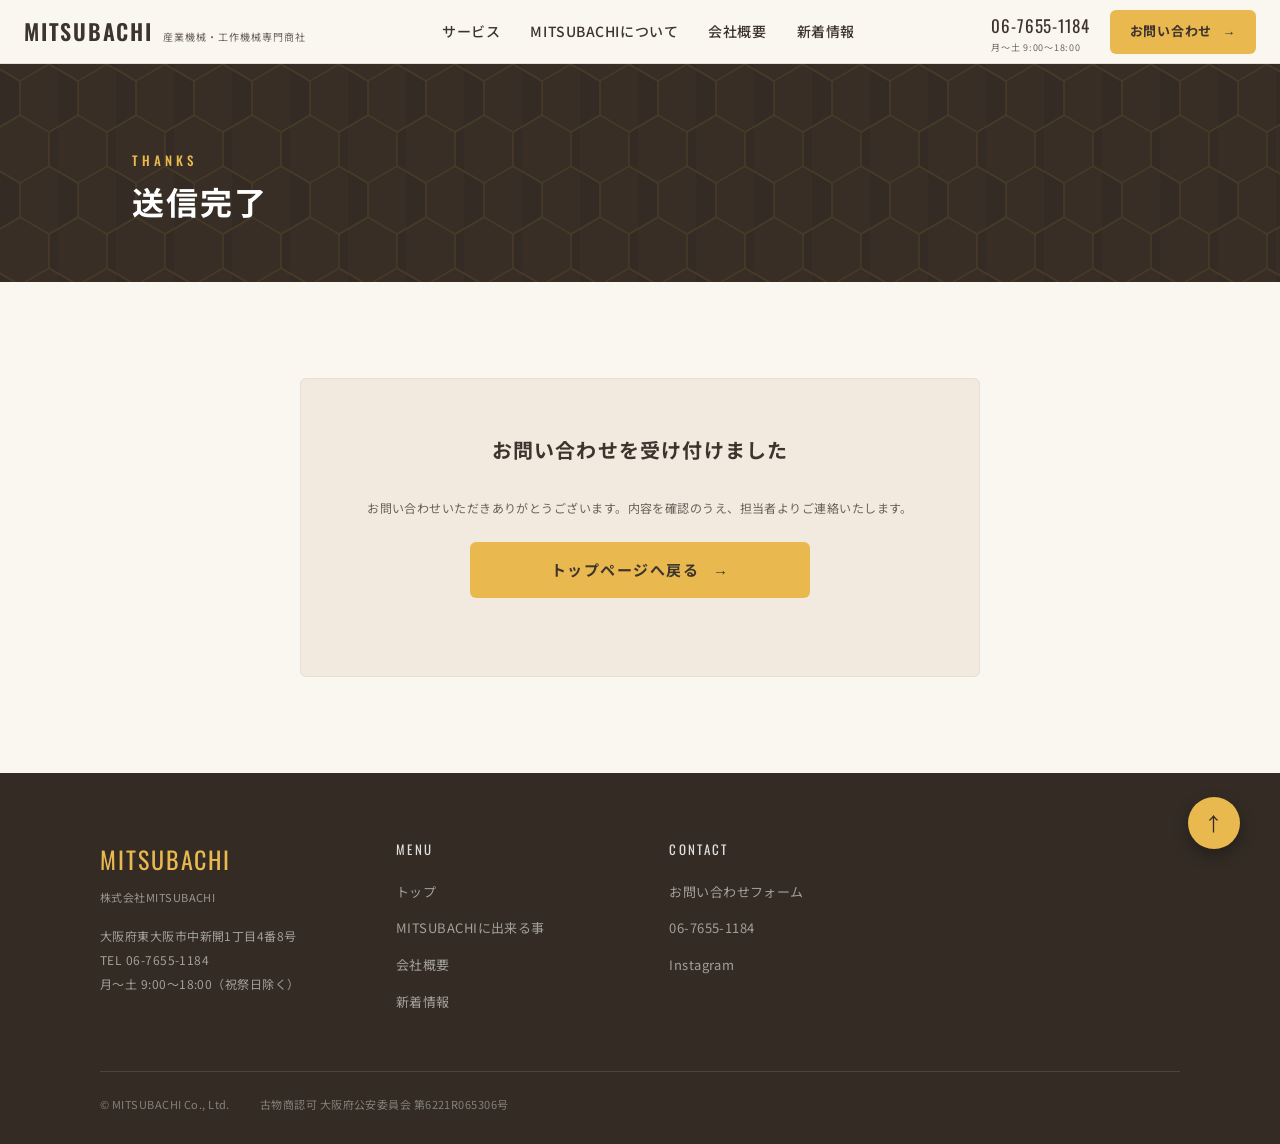
<file: thanks.html>
<!DOCTYPE html>
<html lang="ja">
<head>
<meta charset="UTF-8">
<meta name="viewport" content="width=device-width, initial-scale=1.0">
<title>送信完了｜株式会社MITSUBACHI</title>
<meta name="description" content="お問い合わせを受け付けました。株式会社MITSUBACHI。">
<meta name="robots" content="noindex">
<link rel="preconnect" href="https://fonts.googleapis.com">
<link rel="preconnect" href="https://fonts.gstatic.com" crossorigin>
<link href="https://fonts.googleapis.com/css2?family=Oswald:wght@400;500;600&family=Noto+Sans+JP:wght@400;500;700&display=swap" rel="stylesheet">
<link rel="icon" type="image/png" href="images/favicon.png">
<link rel="apple-touch-icon" href="images/apple-touch-icon.png">
<link rel="stylesheet" href="css/style.css">
</head>
<body>

<header class="hd">
  <a class="hd_logo" href="index.html"><span class="en">MITSUBACHI</span><span class="ja">産業機械・工作機械専門商社</span></a>
  <nav class="gnav" aria-label="メインメニュー">
    <a href="services.html">サービス</a>
    <a href="index.html#about">MITSUBACHIについて</a>
    <a href="company.html">会社概要</a>
    <a href="news.html">新着情報</a>
  </nav>
  <div class="hd_right">
    <a class="hd_tel" href="tel:0667551184">06-7655-1184<small>月〜土 9:00〜18:00</small></a>
    <a class="hd_cta" href="contact.html">お問い合わせ</a>
    <button class="burger" type="button" aria-label="メニューを開く" aria-expanded="false" aria-controls="drawer"><span></span><span></span><span></span></button>
  </div>
</header>
<nav class="drawer" id="drawer">
  <a href="index.html"><span class="en">TOP</span><span class="ja">トップ</span></a>
  <a href="services.html"><span class="en">SERVICE</span><span class="ja">MITSUBACHIに出来る事</span></a>
  <a href="company.html"><span class="en">COMPANY</span><span class="ja">会社概要</span></a>
  <a href="news.html"><span class="en">NEWS</span><span class="ja">新着情報</span></a>
  <a class="d_cta" href="contact.html">お問い合わせ</a>
</nav>

<section class="pghero">
  <div class="patbg bee"></div>
  <div class="inner">
    <p class="en">Thanks</p>
    <h1 class="ja">送信完了</h1>
  </div>
</section>

<section class="cguide">
  <h2>お問い合わせを受け付けました</h2>
  <p class="note" style="margin-bottom:22px;">お問い合わせいただきありがとうございます。内容を確認のうえ、担当者よりご連絡いたします。</p>
  <a class="cta" href="index.html">トップページへ戻る</a>
</section>

<div class="dark">
  <footer class="footer">
    <a class="pagetop" href="#" aria-label="ページ上部へ戻る">↑</a>
    <div class="cols">
      <div class="flogo">
        <p class="en">MITSUBACHI</p>
        <p class="ja">株式会社MITSUBACHI</p>
        <p class="adr">大阪府東大阪市中新開1丁目4番8号<br>TEL 06-7655-1184<br>月〜土 9:00〜18:00（祝祭日除く）</p>
      </div>
      <div class="col">
        <p class="head">MENU</p>
        <a href="index.html">トップ</a>
        <a href="services.html">MITSUBACHIに出来る事</a>
        <a href="company.html">会社概要</a>
        <a href="news.html">新着情報</a>
      </div>
      <div class="col">
        <p class="head">CONTACT</p>
        <a href="contact.html">お問い合わせフォーム</a>
        <a href="tel:0667551184">06-7655-1184</a>
        <a href="https://www.instagram.com/yuika.yamaue/" target="_blank" rel="noopener">Instagram</a>
      </div>
    </div>
    <div class="copyrow">
      <span>© MITSUBACHI Co., Ltd.</span>
      <span>古物商認可 大阪府公安委員会 第6221R065306号</span>
    </div>
  </footer>
</div>

<script src="js/main.js"></script>
</body>
</html>
</file>
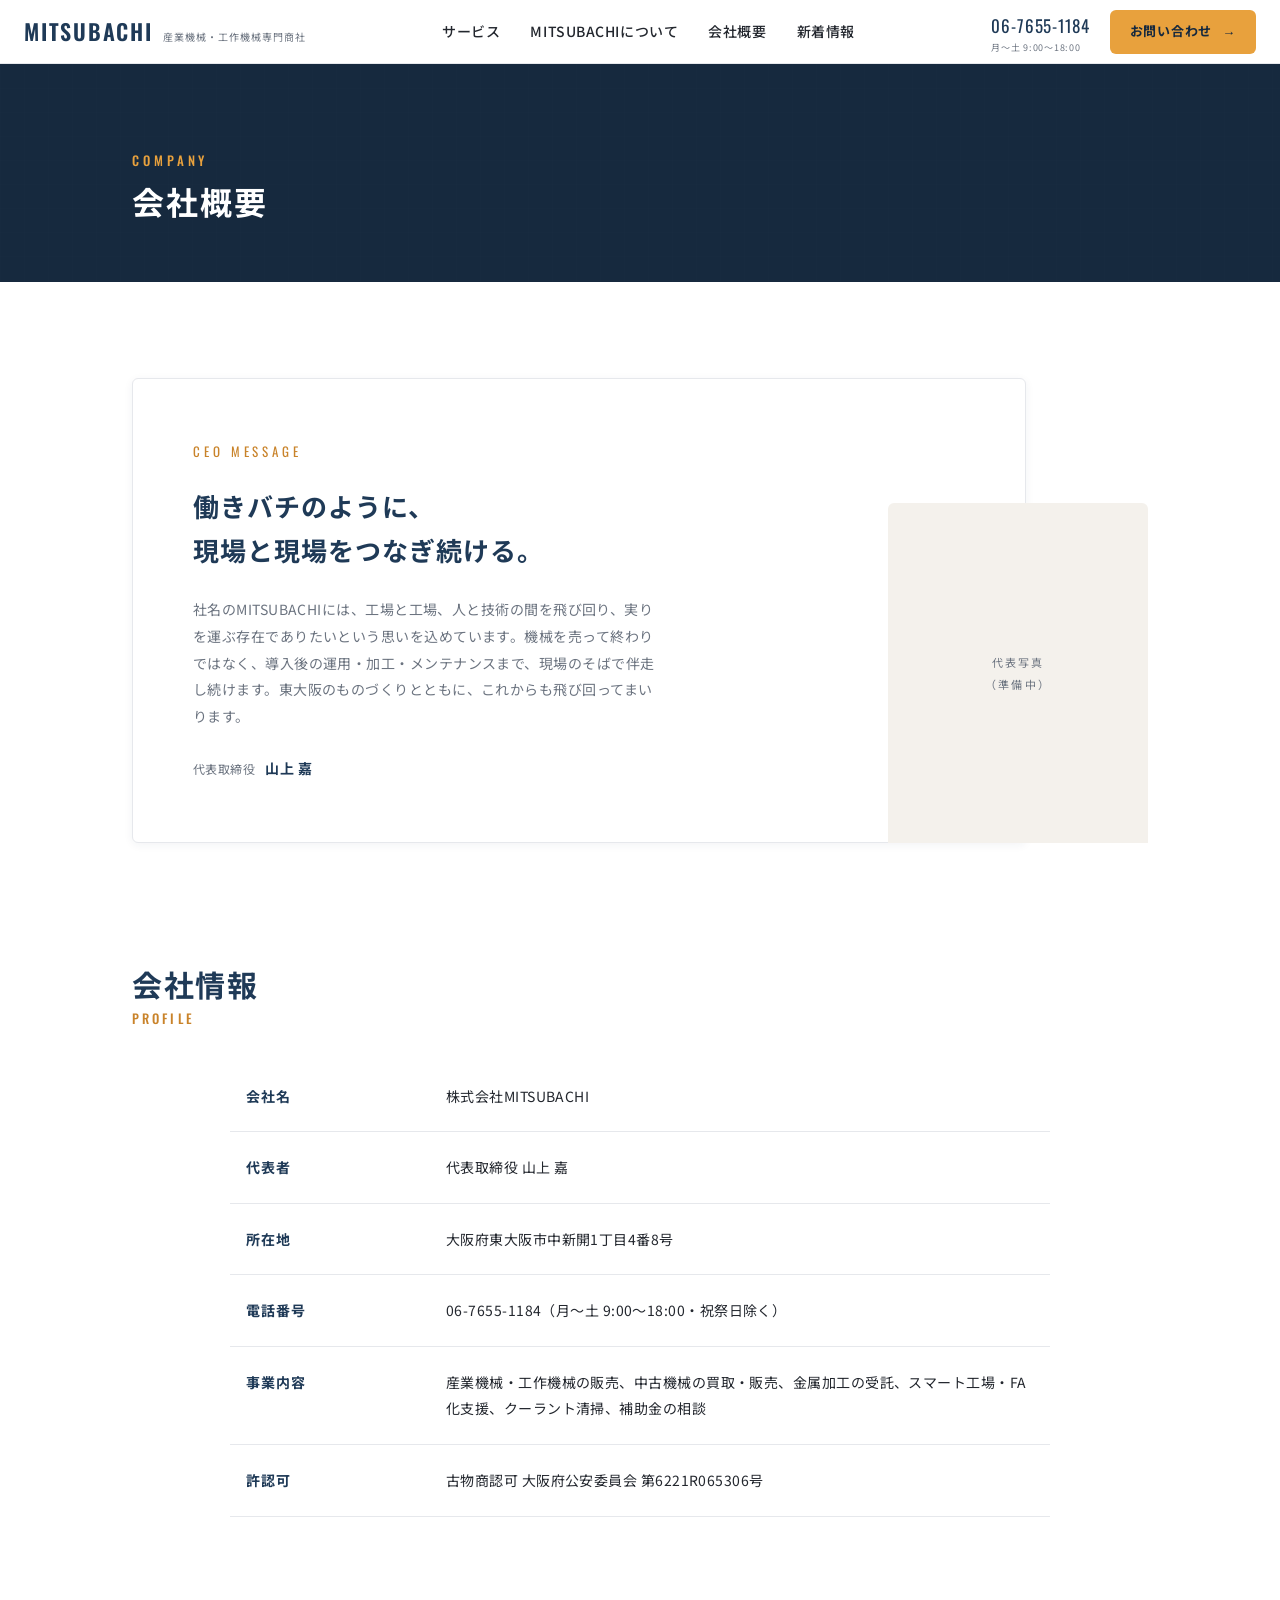
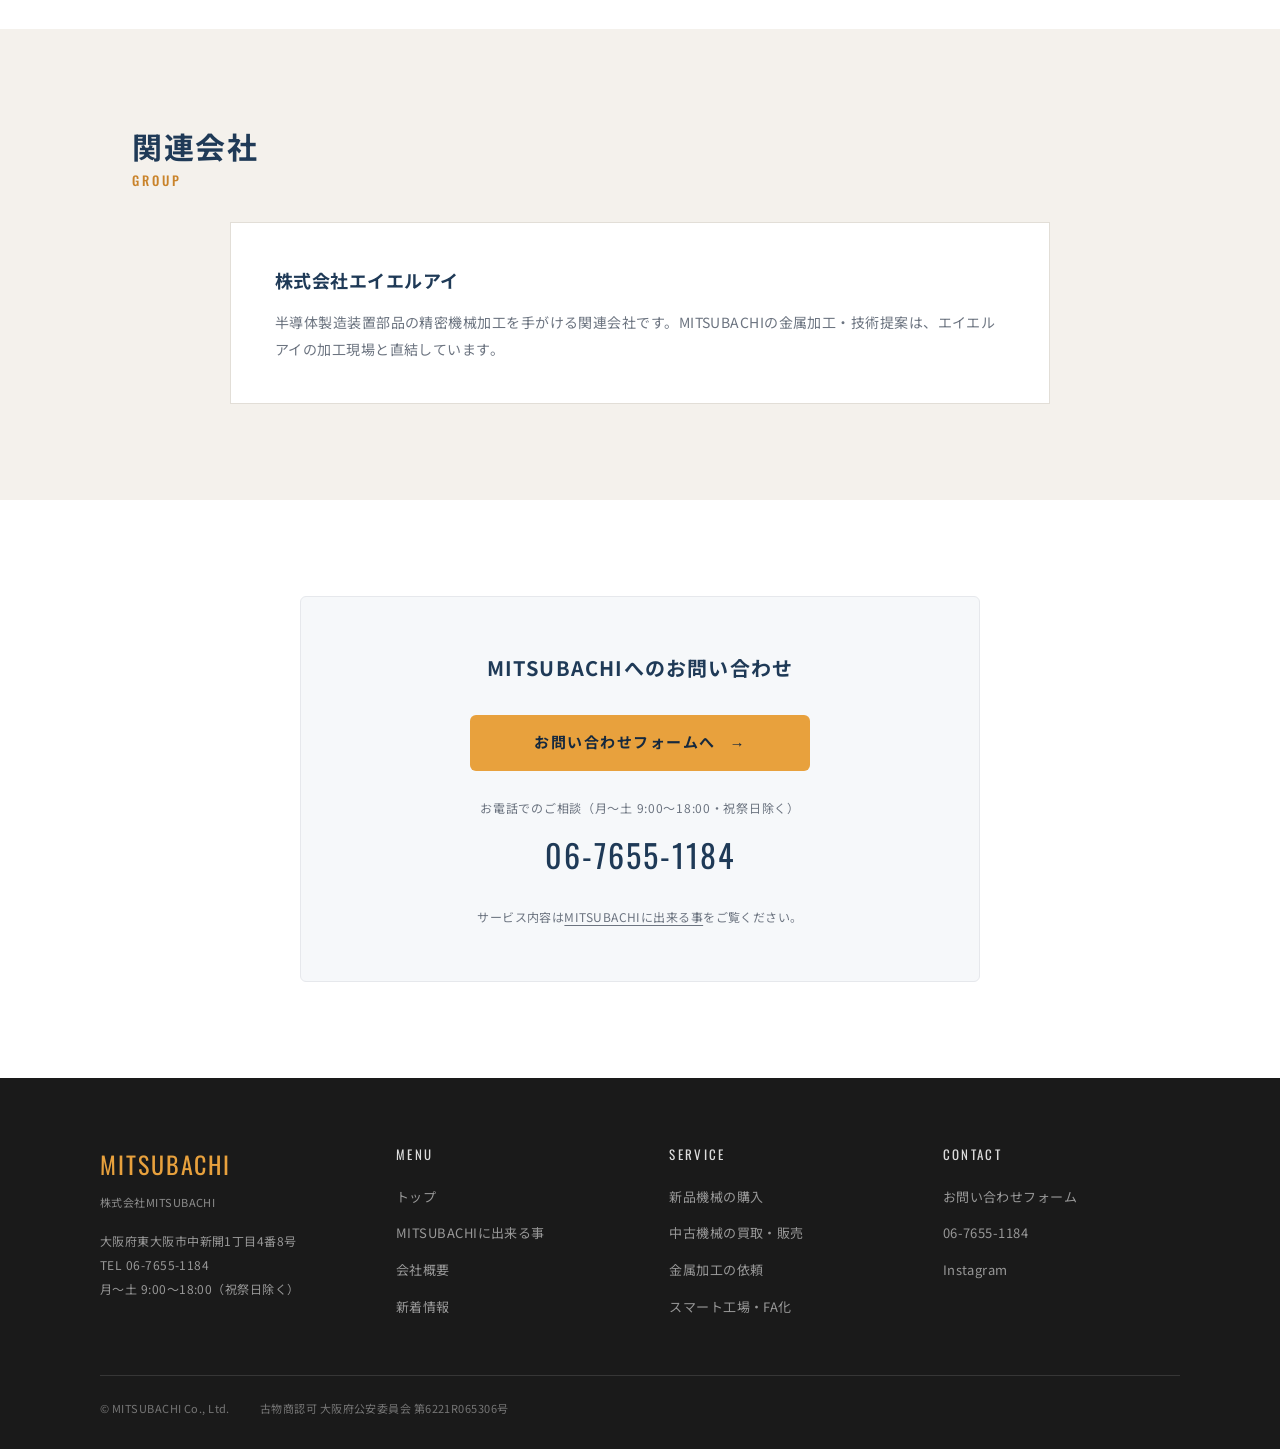
<file: mitsubachi-hp-v2 (1)/company.html>
<!DOCTYPE html>
<html lang="ja">
<head>
<meta charset="UTF-8">
<meta name="viewport" content="width=device-width, initial-scale=1.0">
<title>会社概要｜株式会社MITSUBACHI</title>
<meta name="description" content="株式会社MITSUBACHIの会社概要。代表メッセージ、会社情報、関連会社のご案内。">
<link rel="preconnect" href="https://fonts.googleapis.com">
<link rel="preconnect" href="https://fonts.gstatic.com" crossorigin>
<link href="https://fonts.googleapis.com/css2?family=Oswald:wght@400;500;600&family=Noto+Sans+JP:wght@400;500;700&display=swap" rel="stylesheet">
<link rel="stylesheet" href="css/style.css">
</head>
<body>

<header class="hd">
  <a class="hd_logo" href="index.html"><span class="en">MITSUBACHI</span><span class="ja">産業機械・工作機械専門商社</span></a>
  <nav class="gnav" aria-label="メインメニュー">
    <a href="services.html">サービス</a>
    <a href="index.html#about">MITSUBACHIについて</a>
    <a href="company.html">会社概要</a>
    <a href="news.html">新着情報</a>
  </nav>
  <div class="hd_right">
    <a class="hd_tel" href="tel:0667551184">06-7655-1184<small>月〜土 9:00〜18:00</small></a>
    <a class="hd_cta" href="contact.html">お問い合わせ</a>
    <button class="burger" type="button" aria-label="メニューを開く" aria-expanded="false" aria-controls="drawer"><span></span><span></span><span></span></button>
  </div>
</header>
<nav class="drawer" id="drawer">
  <a href="index.html"><span class="en">TOP</span><span class="ja">トップ</span></a>
  <a href="services.html"><span class="en">SERVICE</span><span class="ja">MITSUBACHIに出来る事</span></a>
  <a href="company.html"><span class="en">COMPANY</span><span class="ja">会社概要</span></a>
  <a href="news.html"><span class="en">NEWS</span><span class="ja">新着情報</span></a>
  <a class="d_cta" href="contact.html">お問い合わせ</a>
</nav>

<section class="pghero">
  <div class="patbg pat"></div>
  <div class="inner">
    <p class="en">Company</p>
    <h1 class="ja">会社概要</h1>
  </div>
</section>

<!-- DECO-013 person overflow message card -->
<section class="ceo" id="message">
  <div class="card">
    <p class="en">CEO MESSAGE</p>
    <h2>働きバチのように、<br>現場と現場をつなぎ続ける。</h2>
    <p class="body">社名のMITSUBACHIには、工場と工場、人と技術の間を飛び回り、実りを運ぶ存在でありたいという思いを込めています。機械を売って終わりではなく、導入後の運用・加工・メンテナンスまで、現場のそばで伴走し続けます。東大阪のものづくりとともに、これからも飛び回ってまいります。</p>
    <p class="sign"><small>代表取締役</small>山上 嘉</p>
  </div>
  <div class="person pat"><span class="word">代表写真<br>（準備中）</span></div>
</section>

<!-- company table -->
<section class="cmp">
  <div class="inner">
    <div class="sec-h"><div class="en">Profile</div><span class="ja">会社情報</span></div>
    <table>
      <tr><th>会社名</th><td>株式会社MITSUBACHI</td></tr>
      <tr><th>代表者</th><td>代表取締役 山上 嘉</td></tr>
      <tr><th>所在地</th><td>大阪府東大阪市中新開1丁目4番8号</td></tr>
      <tr><th>電話番号</th><td><a href="tel:0667551184">06-7655-1184</a>（月〜土 9:00〜18:00・祝祭日除く）</td></tr>
      <tr><th>事業内容</th><td>産業機械・工作機械の販売、中古機械の買取・販売、金属加工の受託、スマート工場・FA化支援、クーラント清掃、補助金の相談</td></tr>
      <tr><th>許認可</th><td>古物商認可 大阪府公安委員会 第6221R065306号</td></tr>
    </table>
  </div>
</section>

<!-- partner -->
<section class="partner">
  <div class="inner">
    <div class="sec-h"><div class="en">Group</div><span class="ja">関連会社</span></div>
    <div class="pcard">
      <h3>株式会社エイエルアイ</h3>
      <p>半導体製造装置部品の精密機械加工を手がける関連会社です。MITSUBACHIの金属加工・技術提案は、エイエルアイの加工現場と直結しています。</p>
    </div>
  </div>
</section>

<!-- DECO-014 contact guidance block -->
<section class="cguide">
  <h2>MITSUBACHIへのお問い合わせ</h2>
  <a class="cta" href="contact.html">お問い合わせフォームへ</a>
  <p class="telnote">お電話でのご相談（月〜土 9:00〜18:00・祝祭日除く）</p>
  <a class="tel" href="tel:0667551184">06-7655-1184</a>
  <p class="note">サービス内容は<a href="services.html">MITSUBACHIに出来る事</a>をご覧ください。</p>
</section>

<div class="dark">
  <footer class="footer">
    <div class="cols">
      <div class="flogo">
        <p class="en">MITSUBACHI</p>
        <p class="ja">株式会社MITSUBACHI</p>
        <p class="adr">大阪府東大阪市中新開1丁目4番8号<br>TEL 06-7655-1184<br>月〜土 9:00〜18:00（祝祭日除く）</p>
      </div>
      <div class="col">
        <p class="head">MENU</p>
        <a href="index.html">トップ</a>
        <a href="services.html">MITSUBACHIに出来る事</a>
        <a href="company.html">会社概要</a>
        <a href="news.html">新着情報</a>
      </div>
      <div class="col">
        <p class="head">SERVICE</p>
        <a href="services.html#buy">新品機械の購入</a>
        <a href="services.html#used">中古機械の買取・販売</a>
        <a href="services.html#metal">金属加工の依頼</a>
        <a href="services.html#smart">スマート工場・FA化</a>
      </div>
      <div class="col">
        <p class="head">CONTACT</p>
        <a href="contact.html">お問い合わせフォーム</a>
        <a href="tel:0667551184">06-7655-1184</a>
        <a href="https://www.instagram.com/yuika.yamaue/" target="_blank" rel="noopener">Instagram</a>
      </div>
    </div>
    <div class="copyrow">
      <span>© MITSUBACHI Co., Ltd.</span>
      <span>古物商認可 大阪府公安委員会 第6221R065306号</span>
    </div>
  </footer>
</div>

<script src="js/main.js"></script>
</body>
</html>
</file>
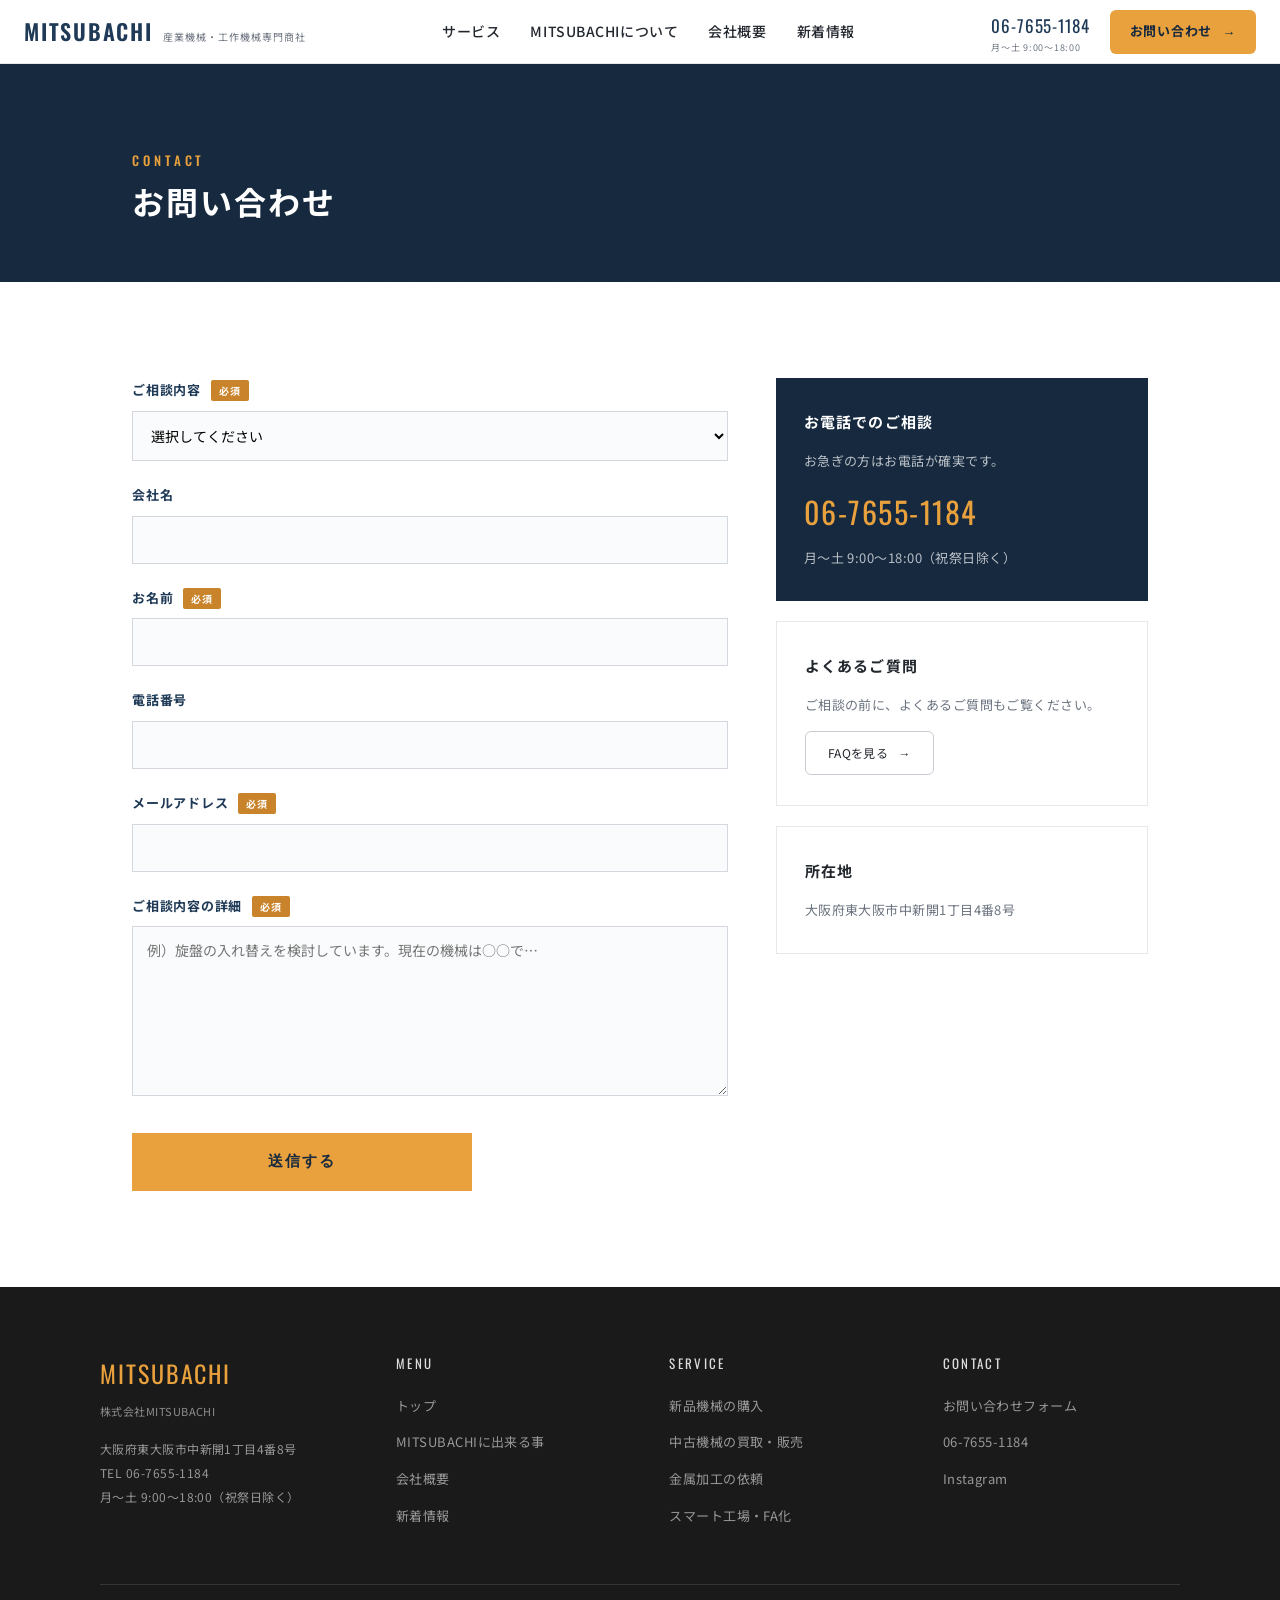
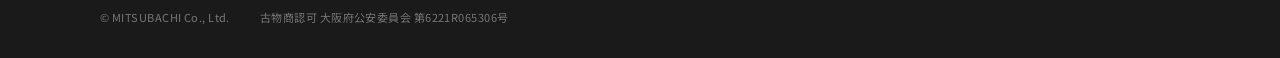
<file: mitsubachi-hp-v2 (1)/contact.html>
<!DOCTYPE html>
<html lang="ja">
<head>
<meta charset="UTF-8">
<meta name="viewport" content="width=device-width, initial-scale=1.0">
<title>お問い合わせ｜株式会社MITSUBACHI</title>
<meta name="description" content="株式会社MITSUBACHIへのお問い合わせ。機械の売買・加工・工場のお困りごと、お気軽にご相談ください。">
<link rel="preconnect" href="https://fonts.googleapis.com">
<link rel="preconnect" href="https://fonts.gstatic.com" crossorigin>
<link href="https://fonts.googleapis.com/css2?family=Oswald:wght@400;500;600&family=Noto+Sans+JP:wght@400;500;700&display=swap" rel="stylesheet">
<link rel="stylesheet" href="css/style.css">
</head>
<body>

<header class="hd">
  <a class="hd_logo" href="index.html"><span class="en">MITSUBACHI</span><span class="ja">産業機械・工作機械専門商社</span></a>
  <nav class="gnav" aria-label="メインメニュー">
    <a href="services.html">サービス</a>
    <a href="index.html#about">MITSUBACHIについて</a>
    <a href="company.html">会社概要</a>
    <a href="news.html">新着情報</a>
  </nav>
  <div class="hd_right">
    <a class="hd_tel" href="tel:0667551184">06-7655-1184<small>月〜土 9:00〜18:00</small></a>
    <a class="hd_cta" href="contact.html">お問い合わせ</a>
    <button class="burger" type="button" aria-label="メニューを開く" aria-expanded="false" aria-controls="drawer"><span></span><span></span><span></span></button>
  </div>
</header>
<nav class="drawer" id="drawer">
  <a href="index.html"><span class="en">TOP</span><span class="ja">トップ</span></a>
  <a href="services.html"><span class="en">SERVICE</span><span class="ja">MITSUBACHIに出来る事</span></a>
  <a href="company.html"><span class="en">COMPANY</span><span class="ja">会社概要</span></a>
  <a href="news.html"><span class="en">NEWS</span><span class="ja">新着情報</span></a>
  <a class="d_cta" href="contact.html">お問い合わせ</a>
</nav>

<section class="pghero">
  <div class="patbg pat"></div>
  <div class="inner">
    <p class="en">Contact</p>
    <h1 class="ja">お問い合わせ</h1>
  </div>
</section>

<div class="cwrap">
  <form class="form" action="#" method="post">
    <div class="frow">
      <label for="f-type">ご相談内容<span class="req">必須</span></label>
      <select id="f-type" name="type" required>
        <option value="">選択してください</option>
        <option>新品機械の購入</option>
        <option>中古機械の買取・販売</option>
        <option>金属加工の依頼</option>
        <option>スマート工場・FA化</option>
        <option>クーラント清掃</option>
        <option>補助金の相談</option>
        <option>その他</option>
      </select>
    </div>
    <div class="frow">
      <label for="f-company">会社名</label>
      <input id="f-company" name="company" type="text" autocomplete="organization">
    </div>
    <div class="frow">
      <label for="f-name">お名前<span class="req">必須</span></label>
      <input id="f-name" name="name" type="text" required autocomplete="name">
    </div>
    <div class="frow">
      <label for="f-tel">電話番号</label>
      <input id="f-tel" name="tel" type="tel" autocomplete="tel">
    </div>
    <div class="frow">
      <label for="f-mail">メールアドレス<span class="req">必須</span></label>
      <input id="f-mail" name="email" type="email" required autocomplete="email">
    </div>
    <div class="frow">
      <label for="f-body">ご相談内容の詳細<span class="req">必須</span></label>
      <textarea id="f-body" name="body" required placeholder="例）旋盤の入れ替えを検討しています。現在の機械は○○で…"></textarea>
    </div>
    <div class="submit"><button type="submit">送信する</button></div>
  </form>

  <aside class="cside">
    <div class="scard navy">
      <h3>お電話でのご相談</h3>
      <p>お急ぎの方はお電話が確実です。</p>
      <a class="tel" href="tel:0667551184">06-7655-1184</a>
      <p class="hours">月〜土 9:00〜18:00（祝祭日除く）</p>
    </div>
    <div class="scard">
      <h3>よくあるご質問</h3>
      <p>ご相談の前に、よくあるご質問もご覧ください。</p>
      <a class="lbtn" href="services.html#faq">FAQを見る</a>
    </div>
    <div class="scard">
      <h3>所在地</h3>
      <p>大阪府東大阪市中新開1丁目4番8号</p>
    </div>
  </aside>
</div>

<div class="dark">
  <footer class="footer">
    <div class="cols">
      <div class="flogo">
        <p class="en">MITSUBACHI</p>
        <p class="ja">株式会社MITSUBACHI</p>
        <p class="adr">大阪府東大阪市中新開1丁目4番8号<br>TEL 06-7655-1184<br>月〜土 9:00〜18:00（祝祭日除く）</p>
      </div>
      <div class="col">
        <p class="head">MENU</p>
        <a href="index.html">トップ</a>
        <a href="services.html">MITSUBACHIに出来る事</a>
        <a href="company.html">会社概要</a>
        <a href="news.html">新着情報</a>
      </div>
      <div class="col">
        <p class="head">SERVICE</p>
        <a href="services.html#buy">新品機械の購入</a>
        <a href="services.html#used">中古機械の買取・販売</a>
        <a href="services.html#metal">金属加工の依頼</a>
        <a href="services.html#smart">スマート工場・FA化</a>
      </div>
      <div class="col">
        <p class="head">CONTACT</p>
        <a href="contact.html">お問い合わせフォーム</a>
        <a href="tel:0667551184">06-7655-1184</a>
        <a href="https://www.instagram.com/yuika.yamaue/" target="_blank" rel="noopener">Instagram</a>
      </div>
    </div>
    <div class="copyrow">
      <span>© MITSUBACHI Co., Ltd.</span>
      <span>古物商認可 大阪府公安委員会 第6221R065306号</span>
    </div>
  </footer>
</div>

<script src="js/main.js"></script>
</body>
</html>
</file>
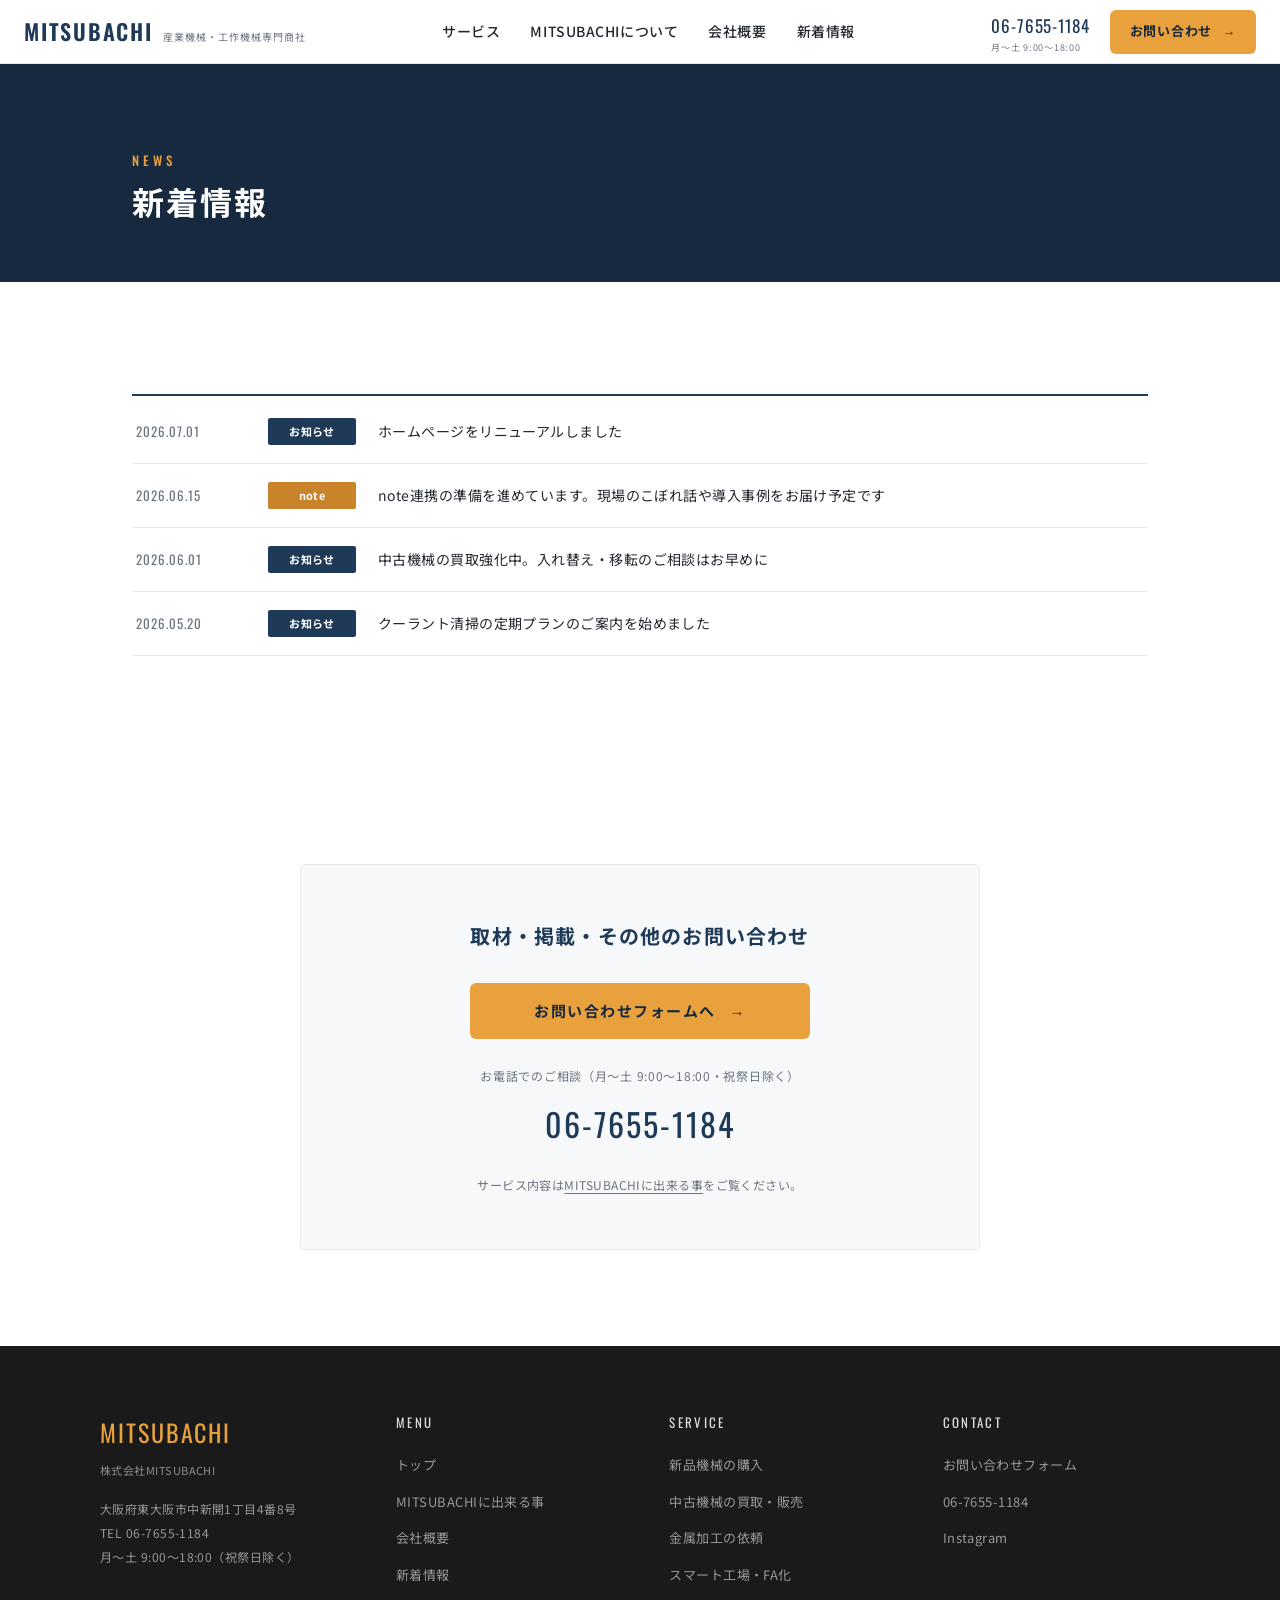
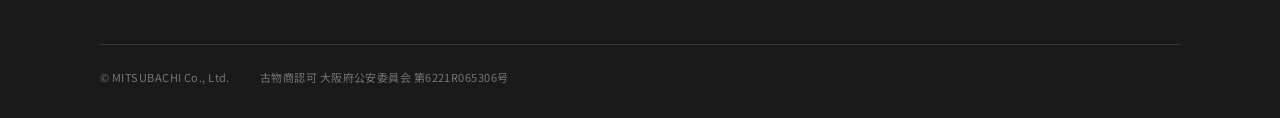
<file: mitsubachi-hp-v2 (1)/news.html>
<!DOCTYPE html>
<html lang="ja">
<head>
<meta charset="UTF-8">
<meta name="viewport" content="width=device-width, initial-scale=1.0">
<title>新着情報｜株式会社MITSUBACHI</title>
<meta name="description" content="株式会社MITSUBACHIの新着情報・お知らせ一覧。">
<link rel="preconnect" href="https://fonts.googleapis.com">
<link rel="preconnect" href="https://fonts.gstatic.com" crossorigin>
<link href="https://fonts.googleapis.com/css2?family=Oswald:wght@400;500;600&family=Noto+Sans+JP:wght@400;500;700&display=swap" rel="stylesheet">
<link rel="stylesheet" href="css/style.css">
</head>
<body>

<header class="hd">
  <a class="hd_logo" href="index.html"><span class="en">MITSUBACHI</span><span class="ja">産業機械・工作機械専門商社</span></a>
  <nav class="gnav" aria-label="メインメニュー">
    <a href="services.html">サービス</a>
    <a href="index.html#about">MITSUBACHIについて</a>
    <a href="company.html">会社概要</a>
    <a href="news.html">新着情報</a>
  </nav>
  <div class="hd_right">
    <a class="hd_tel" href="tel:0667551184">06-7655-1184<small>月〜土 9:00〜18:00</small></a>
    <a class="hd_cta" href="contact.html">お問い合わせ</a>
    <button class="burger" type="button" aria-label="メニューを開く" aria-expanded="false" aria-controls="drawer"><span></span><span></span><span></span></button>
  </div>
</header>
<nav class="drawer" id="drawer">
  <a href="index.html"><span class="en">TOP</span><span class="ja">トップ</span></a>
  <a href="services.html"><span class="en">SERVICE</span><span class="ja">MITSUBACHIに出来る事</span></a>
  <a href="company.html"><span class="en">COMPANY</span><span class="ja">会社概要</span></a>
  <a href="news.html"><span class="en">NEWS</span><span class="ja">新着情報</span></a>
  <a class="d_cta" href="contact.html">お問い合わせ</a>
</nav>

<section class="pghero">
  <div class="patbg pat"></div>
  <div class="inner">
    <p class="en">News</p>
    <h1 class="ja">新着情報</h1>
  </div>
</section>

<!-- DECO-011 news row list -->
<section class="news" id="note-feed">
  <div class="inner">
    <div class="bar"></div>
    <div class="row"><span class="date">2026.07.01</span><span class="cat">お知らせ</span><span class="ttl">ホームページをリニューアルしました</span></div>
    <div class="row"><span class="date">2026.06.15</span><span class="cat honey">note</span><span class="ttl">note連携の準備を進めています。現場のこぼれ話や導入事例をお届け予定です</span></div>
    <div class="row"><span class="date">2026.06.01</span><span class="cat">お知らせ</span><span class="ttl">中古機械の買取強化中。入れ替え・移転のご相談はお早めに</span></div>
    <div class="row"><span class="date">2026.05.20</span><span class="cat">お知らせ</span><span class="ttl">クーラント清掃の定期プランのご案内を始めました</span></div>
  </div>
</section>

<!-- DECO-014 contact guidance block -->
<section class="cguide">
  <h2>取材・掲載・その他のお問い合わせ</h2>
  <a class="cta" href="contact.html">お問い合わせフォームへ</a>
  <p class="telnote">お電話でのご相談（月〜土 9:00〜18:00・祝祭日除く）</p>
  <a class="tel" href="tel:0667551184">06-7655-1184</a>
  <p class="note">サービス内容は<a href="services.html">MITSUBACHIに出来る事</a>をご覧ください。</p>
</section>

<div class="dark">
  <footer class="footer">
    <div class="cols">
      <div class="flogo">
        <p class="en">MITSUBACHI</p>
        <p class="ja">株式会社MITSUBACHI</p>
        <p class="adr">大阪府東大阪市中新開1丁目4番8号<br>TEL 06-7655-1184<br>月〜土 9:00〜18:00（祝祭日除く）</p>
      </div>
      <div class="col">
        <p class="head">MENU</p>
        <a href="index.html">トップ</a>
        <a href="services.html">MITSUBACHIに出来る事</a>
        <a href="company.html">会社概要</a>
        <a href="news.html">新着情報</a>
      </div>
      <div class="col">
        <p class="head">SERVICE</p>
        <a href="services.html#buy">新品機械の購入</a>
        <a href="services.html#used">中古機械の買取・販売</a>
        <a href="services.html#metal">金属加工の依頼</a>
        <a href="services.html#smart">スマート工場・FA化</a>
      </div>
      <div class="col">
        <p class="head">CONTACT</p>
        <a href="contact.html">お問い合わせフォーム</a>
        <a href="tel:0667551184">06-7655-1184</a>
        <a href="https://www.instagram.com/yuika.yamaue/" target="_blank" rel="noopener">Instagram</a>
      </div>
    </div>
    <div class="copyrow">
      <span>© MITSUBACHI Co., Ltd.</span>
      <span>古物商認可 大阪府公安委員会 第6221R065306号</span>
    </div>
  </footer>
</div>

<script src="js/main.js"></script>
</body>
</html>
</file>
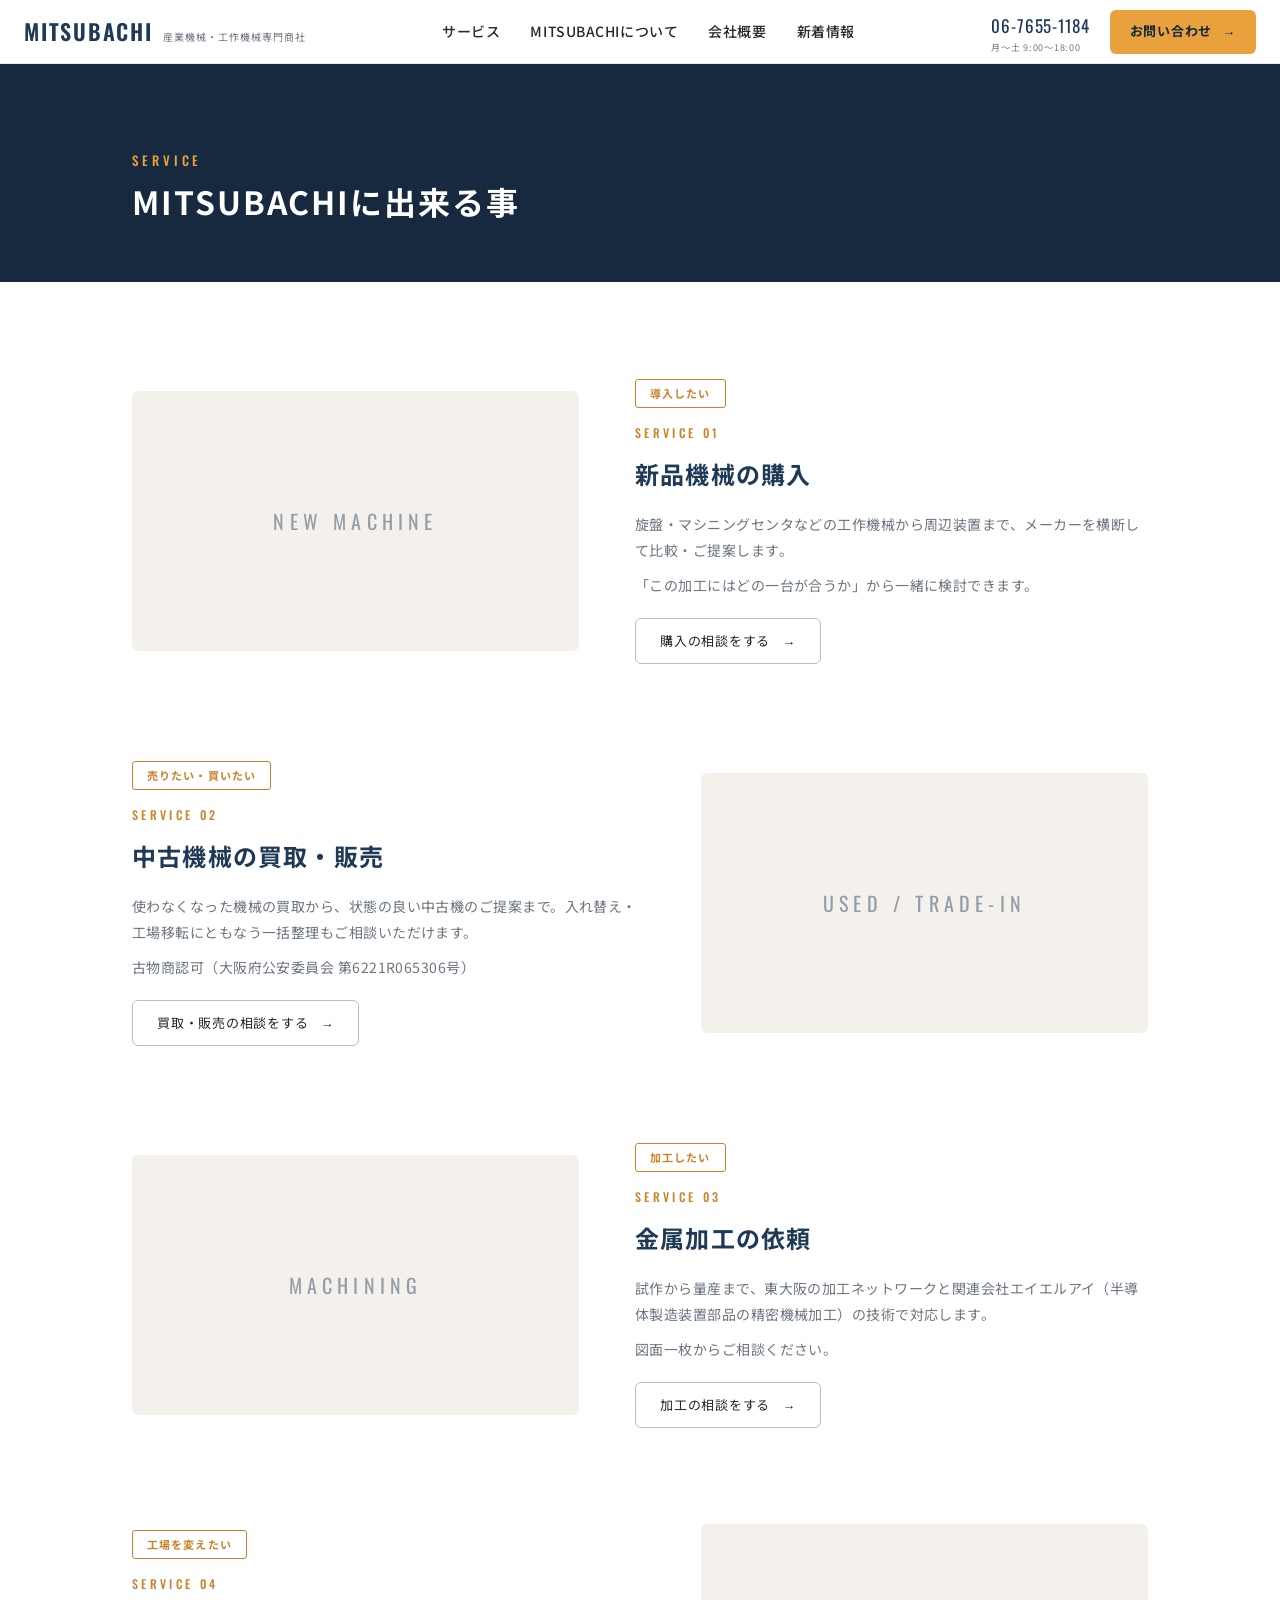
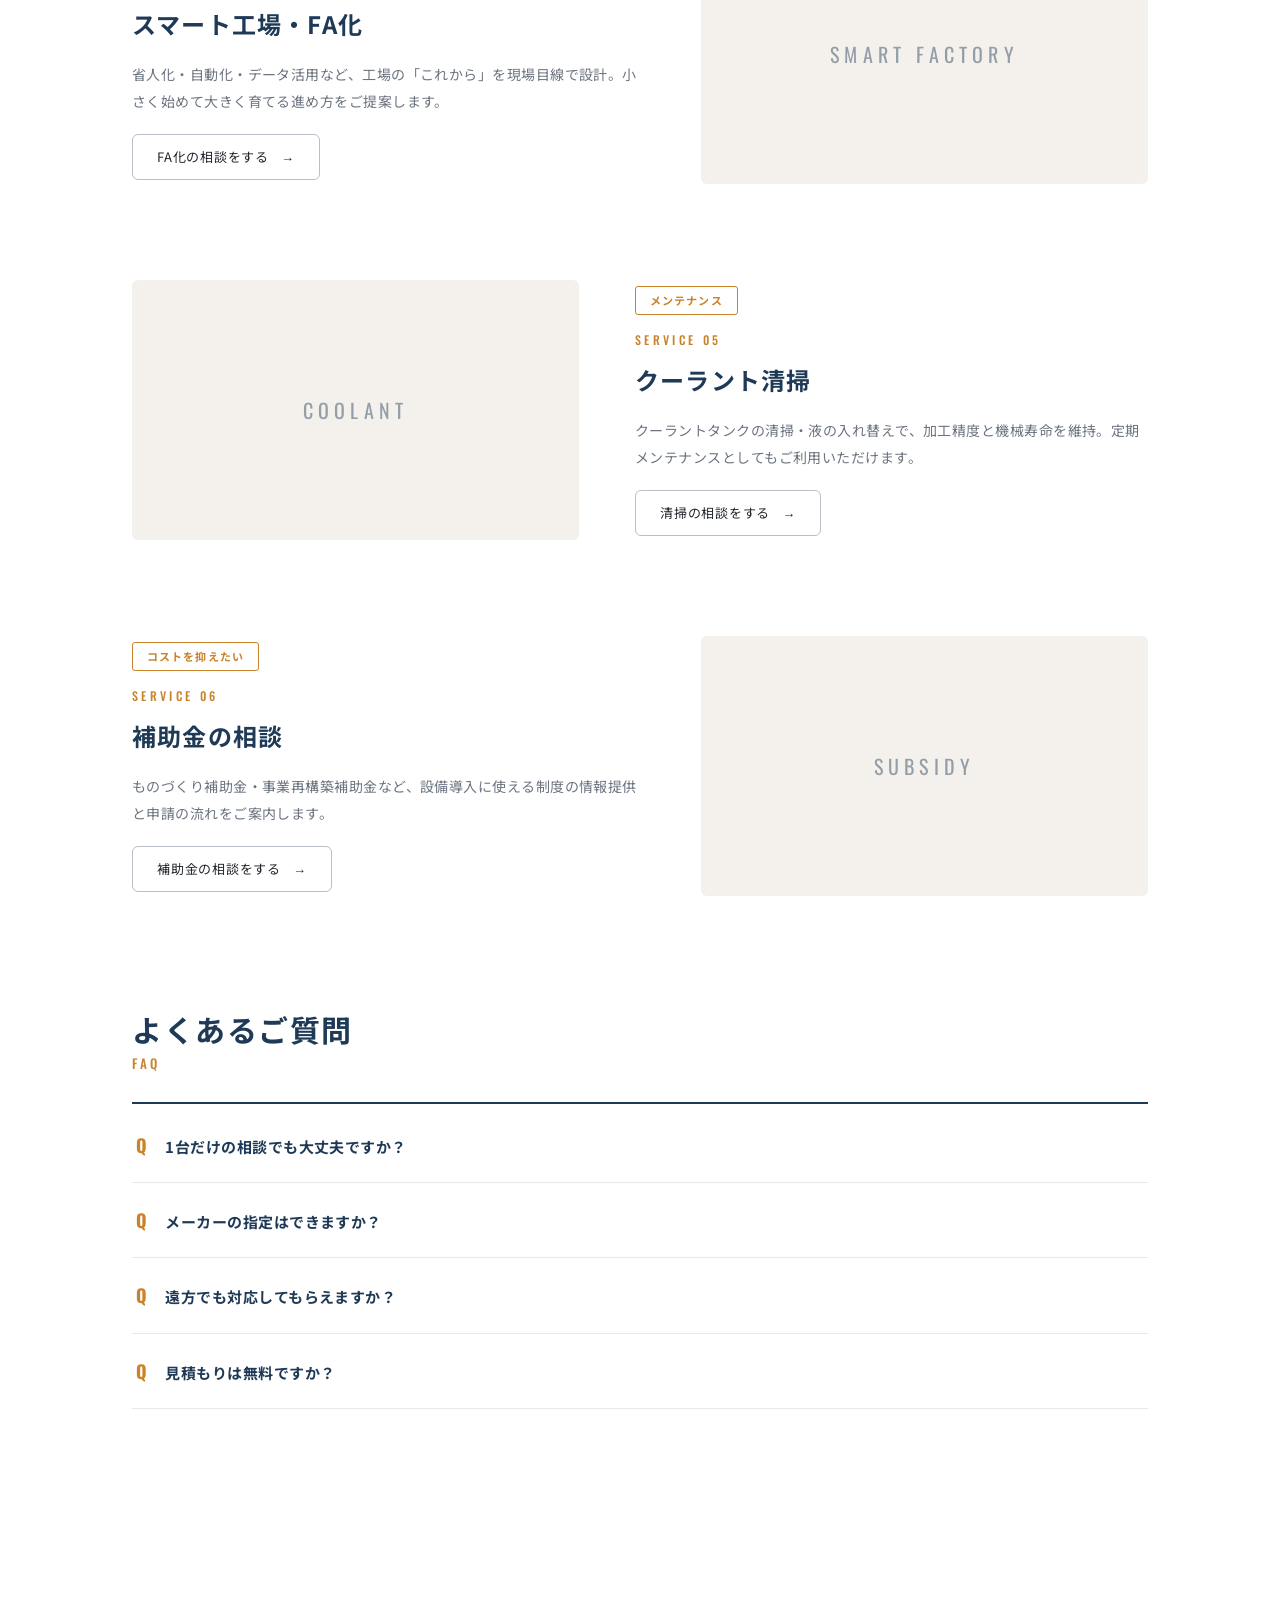
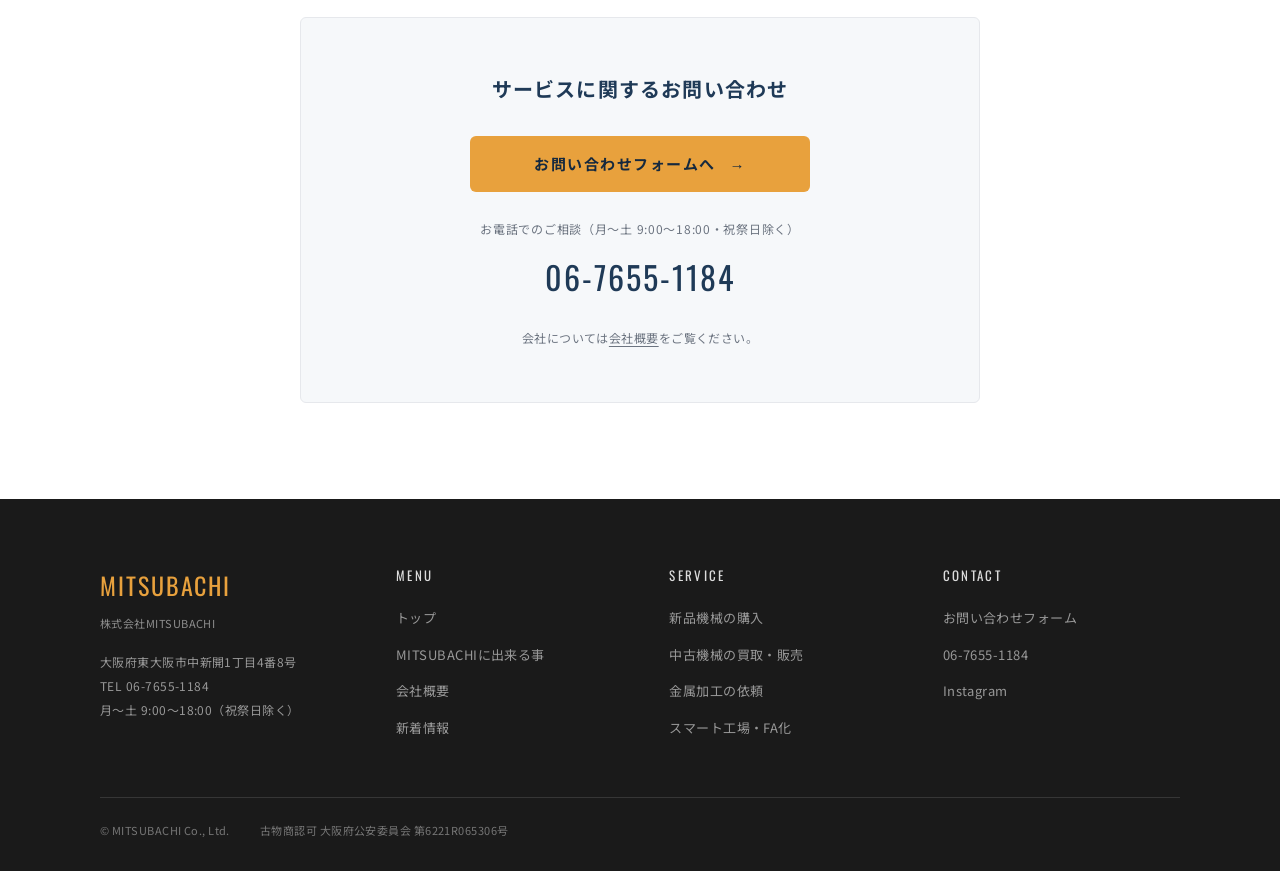
<file: mitsubachi-hp-v2 (1)/services.html>
<!DOCTYPE html>
<html lang="ja">
<head>
<meta charset="UTF-8">
<meta name="viewport" content="width=device-width, initial-scale=1.0">
<title>MITSUBACHIに出来る事｜株式会社MITSUBACHI</title>
<meta name="description" content="新品・中古機械の売買、金属加工、スマート工場・FA化、クーラント清掃、補助金相談。MITSUBACHIにできることのご案内。">
<link rel="preconnect" href="https://fonts.googleapis.com">
<link rel="preconnect" href="https://fonts.gstatic.com" crossorigin>
<link href="https://fonts.googleapis.com/css2?family=Oswald:wght@400;500;600&family=Noto+Sans+JP:wght@400;500;700&display=swap" rel="stylesheet">
<link rel="stylesheet" href="css/style.css">
</head>
<body>

<header class="hd">
  <a class="hd_logo" href="index.html"><span class="en">MITSUBACHI</span><span class="ja">産業機械・工作機械専門商社</span></a>
  <nav class="gnav" aria-label="メインメニュー">
    <a href="services.html">サービス</a>
    <a href="index.html#about">MITSUBACHIについて</a>
    <a href="company.html">会社概要</a>
    <a href="news.html">新着情報</a>
  </nav>
  <div class="hd_right">
    <a class="hd_tel" href="tel:0667551184">06-7655-1184<small>月〜土 9:00〜18:00</small></a>
    <a class="hd_cta" href="contact.html">お問い合わせ</a>
    <button class="burger" type="button" aria-label="メニューを開く" aria-expanded="false" aria-controls="drawer"><span></span><span></span><span></span></button>
  </div>
</header>
<nav class="drawer" id="drawer">
  <a href="index.html"><span class="en">TOP</span><span class="ja">トップ</span></a>
  <a href="services.html"><span class="en">SERVICE</span><span class="ja">MITSUBACHIに出来る事</span></a>
  <a href="company.html"><span class="en">COMPANY</span><span class="ja">会社概要</span></a>
  <a href="news.html"><span class="en">NEWS</span><span class="ja">新着情報</span></a>
  <a class="d_cta" href="contact.html">お問い合わせ</a>
</nav>

<section class="pghero">
  <div class="patbg pat"></div>
  <div class="inner">
    <p class="en">Service</p>
    <h1 class="ja">MITSUBACHIに出来る事</h1>
  </div>
</section>

<!-- DECO-024 alternating blocks with tag pills -->
<section class="svc">
  <div class="inner">

    <div class="blk" id="buy">
      <div class="img pat"><span class="word">NEW MACHINE</span></div>
      <div class="txt">
        <span class="tagpill">導入したい</span>
        <h2 class="svclogo"><span class="en">Service 01</span>新品機械の購入</h2>
        <p class="p">旋盤・マシニングセンタなどの工作機械から周辺装置まで、メーカーを横断して比較・ご提案します。</p>
        <p class="p">「この加工にはどの一台が合うか」から一緒に検討できます。</p>
        <div class="rowbtn"><a class="pillbtn" href="contact.html">購入の相談をする</a></div>
      </div>
    </div>

    <div class="blk rev" id="used">
      <div class="img pat"><span class="word">USED / TRADE-IN</span></div>
      <div class="txt">
        <span class="tagpill">売りたい・買いたい</span>
        <h2 class="svclogo"><span class="en">Service 02</span>中古機械の買取・販売</h2>
        <p class="p">使わなくなった機械の買取から、状態の良い中古機のご提案まで。入れ替え・工場移転にともなう一括整理もご相談いただけます。</p>
        <p class="p">古物商認可（大阪府公安委員会 第6221R065306号）</p>
        <div class="rowbtn"><a class="pillbtn" href="contact.html">買取・販売の相談をする</a></div>
      </div>
    </div>

    <div class="blk" id="metal">
      <div class="img pat"><span class="word">MACHINING</span></div>
      <div class="txt">
        <span class="tagpill">加工したい</span>
        <h2 class="svclogo"><span class="en">Service 03</span>金属加工の依頼</h2>
        <p class="p">試作から量産まで、東大阪の加工ネットワークと関連会社エイエルアイ（半導体製造装置部品の精密機械加工）の技術で対応します。</p>
        <p class="p">図面一枚からご相談ください。</p>
        <div class="rowbtn"><a class="pillbtn" href="contact.html">加工の相談をする</a></div>
      </div>
    </div>

    <div class="blk rev" id="smart">
      <div class="img pat"><span class="word">SMART FACTORY</span></div>
      <div class="txt">
        <span class="tagpill">工場を変えたい</span>
        <h2 class="svclogo"><span class="en">Service 04</span>スマート工場・FA化</h2>
        <p class="p">省人化・自動化・データ活用など、工場の「これから」を現場目線で設計。小さく始めて大きく育てる進め方をご提案します。</p>
        <div class="rowbtn"><a class="pillbtn" href="contact.html">FA化の相談をする</a></div>
      </div>
    </div>

    <div class="blk" id="coolant">
      <div class="img pat"><span class="word">COOLANT</span></div>
      <div class="txt">
        <span class="tagpill">メンテナンス</span>
        <h2 class="svclogo"><span class="en">Service 05</span>クーラント清掃</h2>
        <p class="p">クーラントタンクの清掃・液の入れ替えで、加工精度と機械寿命を維持。定期メンテナンスとしてもご利用いただけます。</p>
        <div class="rowbtn"><a class="pillbtn" href="contact.html">清掃の相談をする</a></div>
      </div>
    </div>

    <div class="blk rev" id="subsidy">
      <div class="img pat"><span class="word">SUBSIDY</span></div>
      <div class="txt">
        <span class="tagpill">コストを抑えたい</span>
        <h2 class="svclogo"><span class="en">Service 06</span>補助金の相談</h2>
        <p class="p">ものづくり補助金・事業再構築補助金など、設備導入に使える制度の情報提供と申請の流れをご案内します。</p>
        <div class="rowbtn"><a class="pillbtn" href="contact.html">補助金の相談をする</a></div>
      </div>
    </div>

  </div>
</section>

<!-- FAQ -->
<section class="faq" id="faq">
  <div class="inner">
    <div class="sec-h" style="margin-bottom:30px;"><div class="en">FAQ</div><span class="ja">よくあるご質問</span></div>
    <div class="bar"></div>
    <details><summary><span class="q">Q</span>1台だけの相談でも大丈夫ですか？</summary><p class="a">もちろんです。台数・規模にかかわらず、まずはお気軽にご相談ください。</p></details>
    <details><summary><span class="q">Q</span>メーカーの指定はできますか？</summary><p class="a">できます。ご指定がない場合は、用途・予算に合わせて複数メーカーを比較してご提案します。</p></details>
    <details><summary><span class="q">Q</span>遠方でも対応してもらえますか？</summary><p class="a">内容によりますので、まずはお問い合わせフォームまたはお電話でご相談ください。</p></details>
    <details><summary><span class="q">Q</span>見積もりは無料ですか？</summary><p class="a">はい、お見積もりは無料です。お気軽にご依頼ください。</p></details>
  </div>
</section>

<!-- DECO-014 contact guidance block -->
<section class="cguide">
  <h2>サービスに関するお問い合わせ</h2>
  <a class="cta" href="contact.html">お問い合わせフォームへ</a>
  <p class="telnote">お電話でのご相談（月〜土 9:00〜18:00・祝祭日除く）</p>
  <a class="tel" href="tel:0667551184">06-7655-1184</a>
  <p class="note">会社については<a href="company.html">会社概要</a>をご覧ください。</p>
</section>

<div class="dark">
  <footer class="footer">
    <div class="cols">
      <div class="flogo">
        <p class="en">MITSUBACHI</p>
        <p class="ja">株式会社MITSUBACHI</p>
        <p class="adr">大阪府東大阪市中新開1丁目4番8号<br>TEL 06-7655-1184<br>月〜土 9:00〜18:00（祝祭日除く）</p>
      </div>
      <div class="col">
        <p class="head">MENU</p>
        <a href="index.html">トップ</a>
        <a href="services.html">MITSUBACHIに出来る事</a>
        <a href="company.html">会社概要</a>
        <a href="news.html">新着情報</a>
      </div>
      <div class="col">
        <p class="head">SERVICE</p>
        <a href="services.html#buy">新品機械の購入</a>
        <a href="services.html#used">中古機械の買取・販売</a>
        <a href="services.html#metal">金属加工の依頼</a>
        <a href="services.html#smart">スマート工場・FA化</a>
      </div>
      <div class="col">
        <p class="head">CONTACT</p>
        <a href="contact.html">お問い合わせフォーム</a>
        <a href="tel:0667551184">06-7655-1184</a>
        <a href="https://www.instagram.com/yuika.yamaue/" target="_blank" rel="noopener">Instagram</a>
      </div>
    </div>
    <div class="copyrow">
      <span>© MITSUBACHI Co., Ltd.</span>
      <span>古物商認可 大阪府公安委員会 第6221R065306号</span>
    </div>
  </footer>
</div>

<script src="js/main.js"></script>
</body>
</html>
</file>
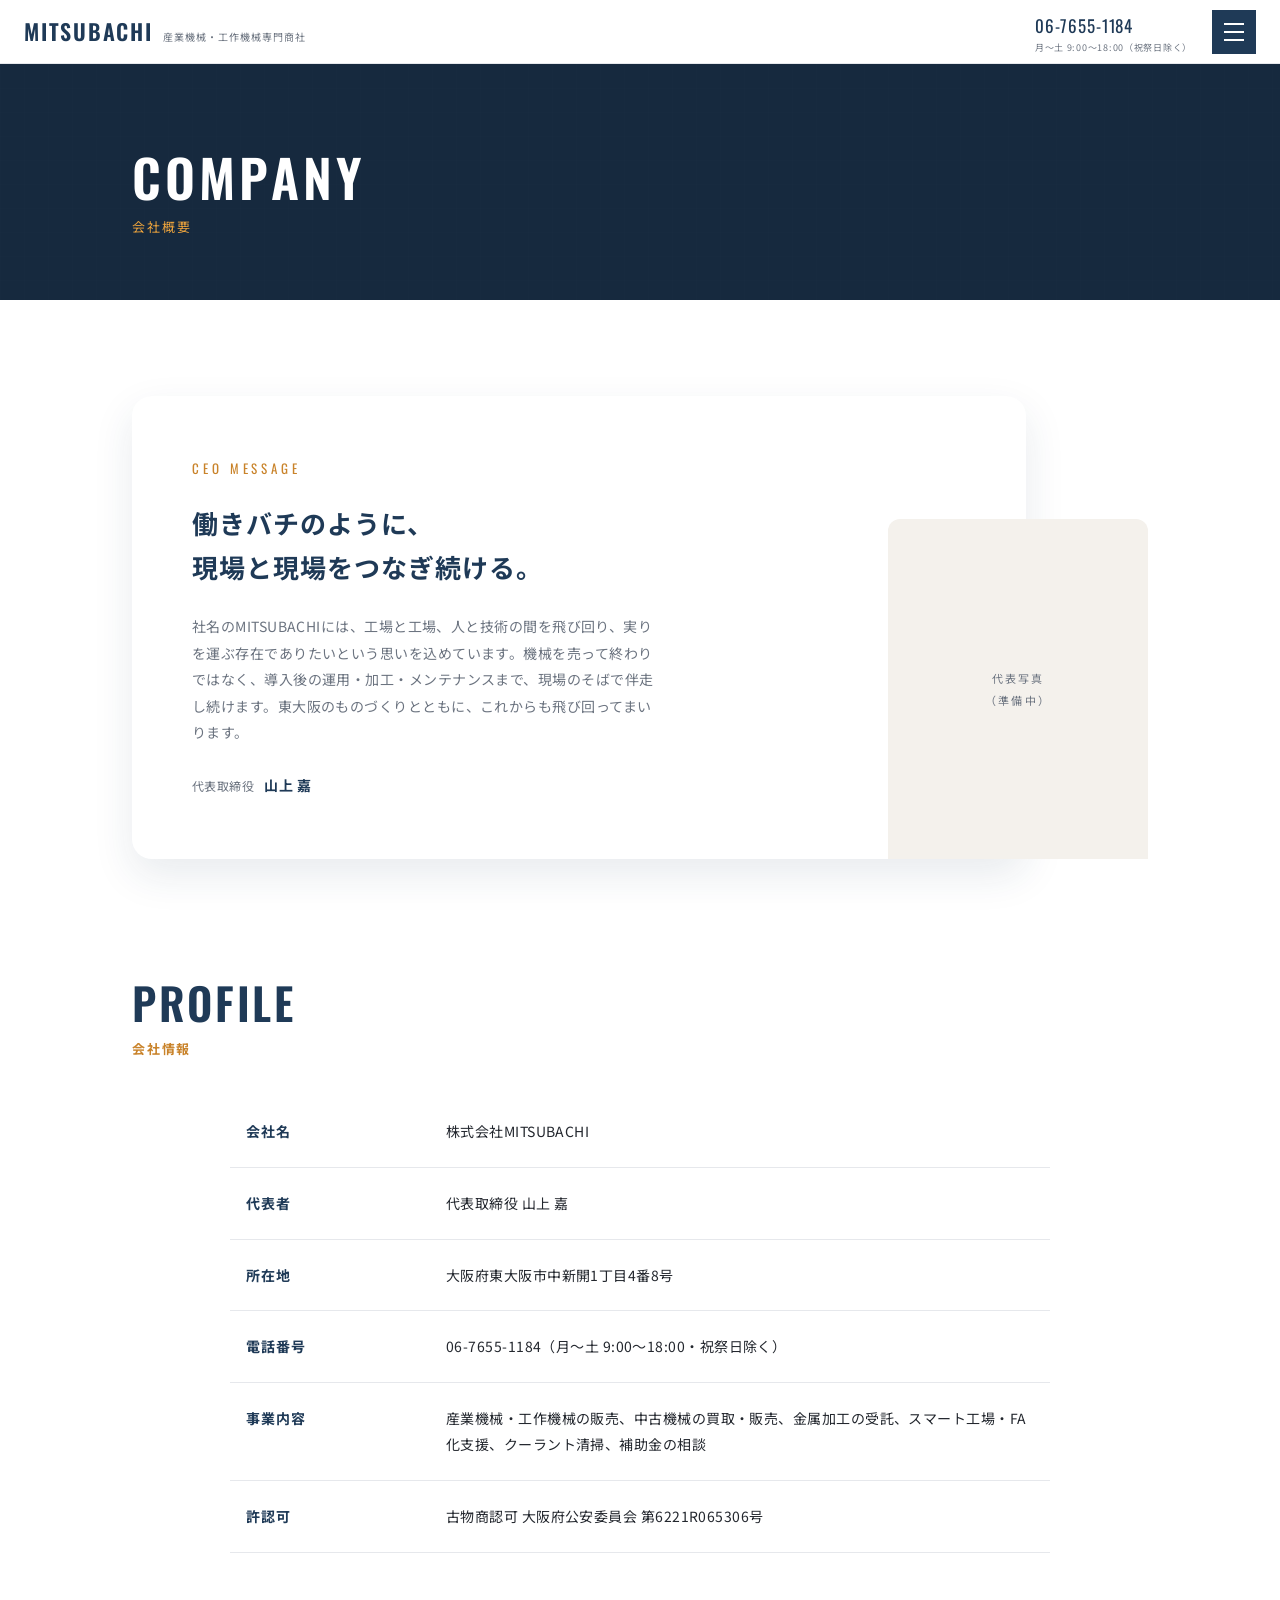
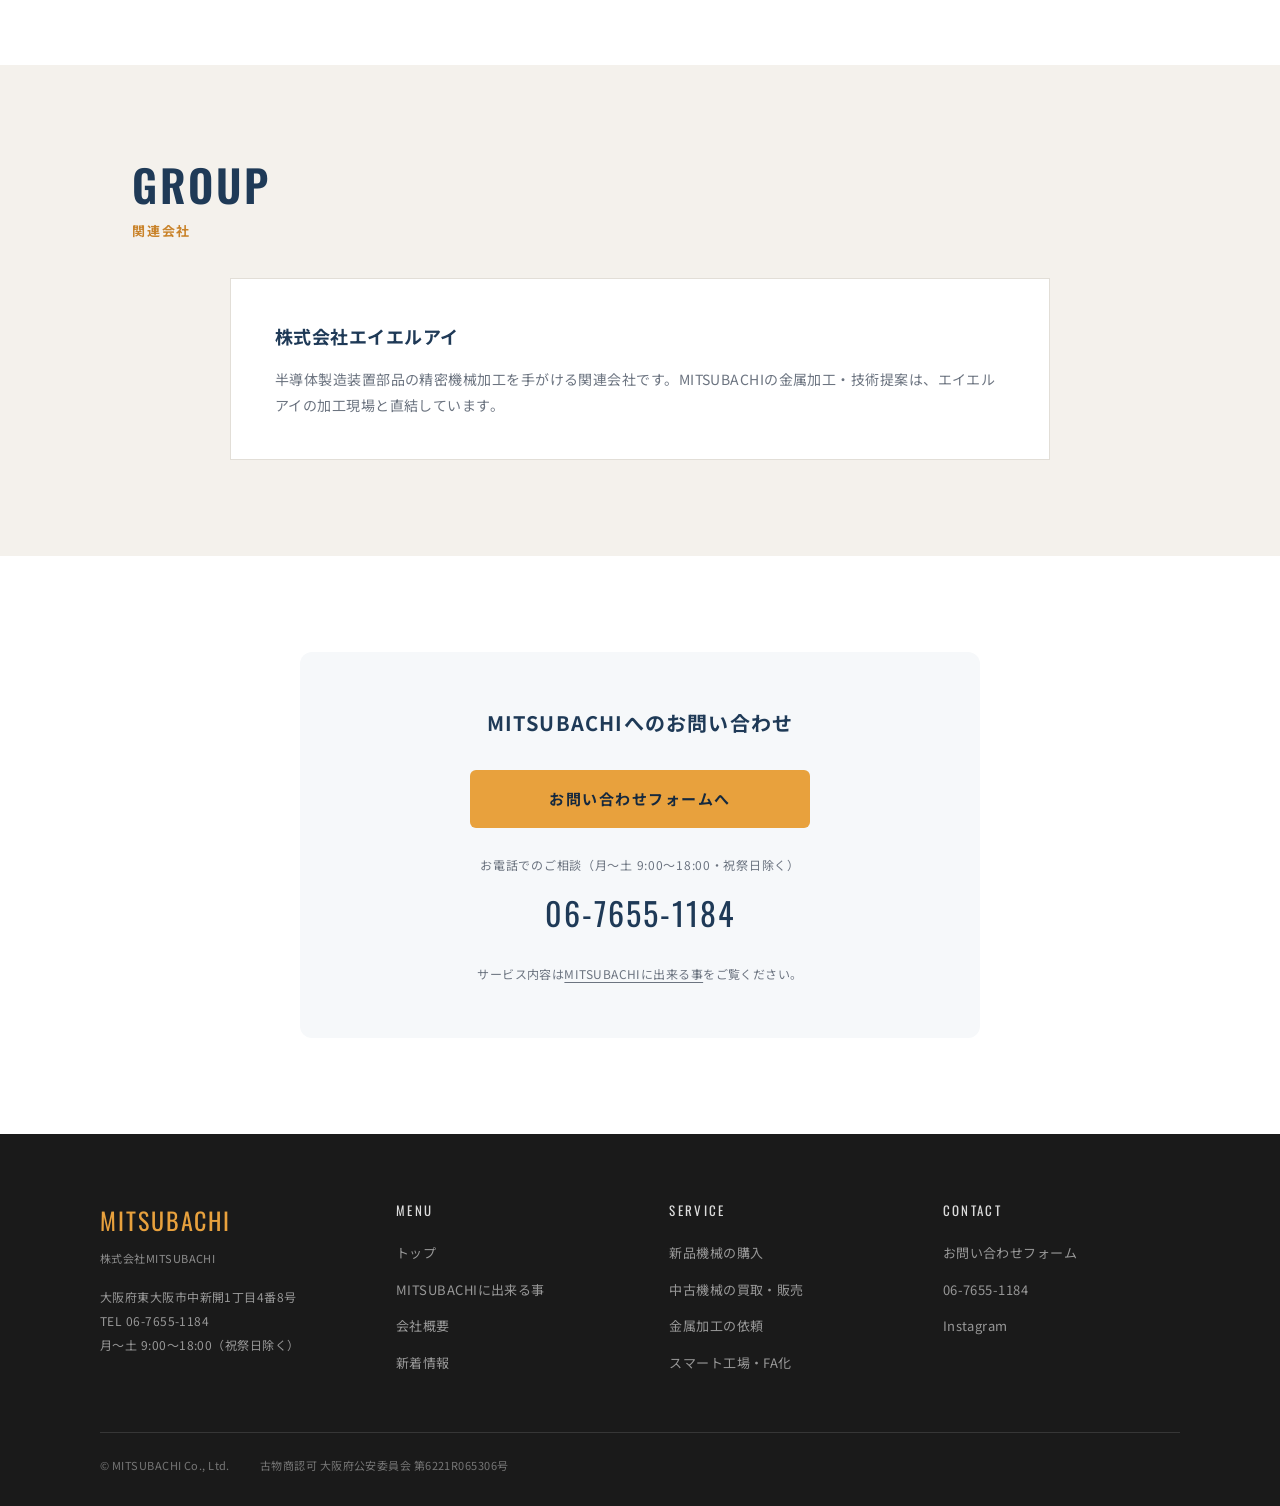
<file: mitsubachi-hp-v2/company.html>
<!DOCTYPE html>
<html lang="ja">
<head>
<meta charset="UTF-8">
<meta name="viewport" content="width=device-width, initial-scale=1.0">
<title>会社概要｜株式会社MITSUBACHI</title>
<meta name="description" content="株式会社MITSUBACHIの会社概要。代表メッセージ、会社情報、関連会社のご案内。">
<link rel="preconnect" href="https://fonts.googleapis.com">
<link rel="preconnect" href="https://fonts.gstatic.com" crossorigin>
<link href="https://fonts.googleapis.com/css2?family=Oswald:wght@400;500;600&family=Noto+Sans+JP:wght@400;500;700&display=swap" rel="stylesheet">
<link rel="stylesheet" href="css/style.css">
</head>
<body>

<header class="hd">
  <a class="hd_logo" href="index.html"><span class="en">MITSUBACHI</span><span class="ja">産業機械・工作機械専門商社</span></a>
  <div class="hd_right">
    <a class="hd_tel" href="tel:0667551184">06-7655-1184<small>月〜土 9:00〜18:00（祝祭日除く）</small></a>
    <button class="burger" aria-label="メニュー"><span></span><span></span><span></span></button>
  </div>
</header>
<nav class="drawer">
  <a href="index.html"><span class="en">TOP</span><span class="ja">トップ</span></a>
  <a href="services.html"><span class="en">SERVICE</span><span class="ja">MITSUBACHIに出来る事</span></a>
  <a href="company.html"><span class="en">COMPANY</span><span class="ja">会社概要</span></a>
  <a href="news.html"><span class="en">NEWS</span><span class="ja">新着情報</span></a>
  <a class="d_cta" href="contact.html">お問い合わせ</a>
</nav>

<section class="pghero">
  <div class="patbg pat"></div>
  <div class="inner">
    <h1 class="en">Company</h1>
    <p class="ja">会社概要</p>
  </div>
</section>

<!-- DECO-013 person overflow message card -->
<section class="ceo" id="message">
  <div class="card">
    <p class="en">CEO MESSAGE</p>
    <h2>働きバチのように、<br>現場と現場をつなぎ続ける。</h2>
    <p class="body">社名のMITSUBACHIには、工場と工場、人と技術の間を飛び回り、実りを運ぶ存在でありたいという思いを込めています。機械を売って終わりではなく、導入後の運用・加工・メンテナンスまで、現場のそばで伴走し続けます。東大阪のものづくりとともに、これからも飛び回ってまいります。</p>
    <p class="sign"><small>代表取締役</small>山上 嘉</p>
  </div>
  <div class="person pat"><span class="word">代表写真<br>（準備中）</span></div>
</section>

<!-- company table -->
<section class="cmp">
  <div class="inner">
    <div class="sec-h"><div class="en">Profile</div><span class="ja">会社情報</span></div>
    <table>
      <tr><th>会社名</th><td>株式会社MITSUBACHI</td></tr>
      <tr><th>代表者</th><td>代表取締役 山上 嘉</td></tr>
      <tr><th>所在地</th><td>大阪府東大阪市中新開1丁目4番8号</td></tr>
      <tr><th>電話番号</th><td><a href="tel:0667551184">06-7655-1184</a>（月〜土 9:00〜18:00・祝祭日除く）</td></tr>
      <tr><th>事業内容</th><td>産業機械・工作機械の販売、中古機械の買取・販売、金属加工の受託、スマート工場・FA化支援、クーラント清掃、補助金の相談</td></tr>
      <tr><th>許認可</th><td>古物商認可 大阪府公安委員会 第6221R065306号</td></tr>
    </table>
  </div>
</section>

<!-- partner -->
<section class="partner">
  <div class="inner">
    <div class="sec-h"><div class="en">Group</div><span class="ja">関連会社</span></div>
    <div class="pcard">
      <h3>株式会社エイエルアイ</h3>
      <p>半導体製造装置部品の精密機械加工を手がける関連会社です。MITSUBACHIの金属加工・技術提案は、エイエルアイの加工現場と直結しています。</p>
    </div>
  </div>
</section>

<!-- DECO-014 contact guidance block -->
<section class="cguide">
  <h2>MITSUBACHIへのお問い合わせ</h2>
  <a class="cta" href="contact.html">お問い合わせフォームへ</a>
  <p class="telnote">お電話でのご相談（月〜土 9:00〜18:00・祝祭日除く）</p>
  <a class="tel" href="tel:0667551184">06-7655-1184</a>
  <p class="note">サービス内容は<a href="services.html">MITSUBACHIに出来る事</a>をご覧ください。</p>
</section>

<div class="dark">
  <footer class="footer">
    <div class="cols">
      <div class="flogo">
        <p class="en">MITSUBACHI</p>
        <p class="ja">株式会社MITSUBACHI</p>
        <p class="adr">大阪府東大阪市中新開1丁目4番8号<br>TEL 06-7655-1184<br>月〜土 9:00〜18:00（祝祭日除く）</p>
      </div>
      <div class="col">
        <p class="head">MENU</p>
        <a href="index.html">トップ</a>
        <a href="services.html">MITSUBACHIに出来る事</a>
        <a href="company.html">会社概要</a>
        <a href="news.html">新着情報</a>
      </div>
      <div class="col">
        <p class="head">SERVICE</p>
        <a href="services.html#buy">新品機械の購入</a>
        <a href="services.html#used">中古機械の買取・販売</a>
        <a href="services.html#metal">金属加工の依頼</a>
        <a href="services.html#smart">スマート工場・FA化</a>
      </div>
      <div class="col">
        <p class="head">CONTACT</p>
        <a href="contact.html">お問い合わせフォーム</a>
        <a href="tel:0667551184">06-7655-1184</a>
        <a href="https://www.instagram.com/yuika.yamaue/" target="_blank" rel="noopener">Instagram</a>
      </div>
    </div>
    <div class="copyrow">
      <span>© MITSUBACHI Co., Ltd.</span>
      <span>古物商認可 大阪府公安委員会 第6221R065306号</span>
    </div>
  </footer>
</div>

<script src="js/main.js"></script>
</body>
</html>
</file>
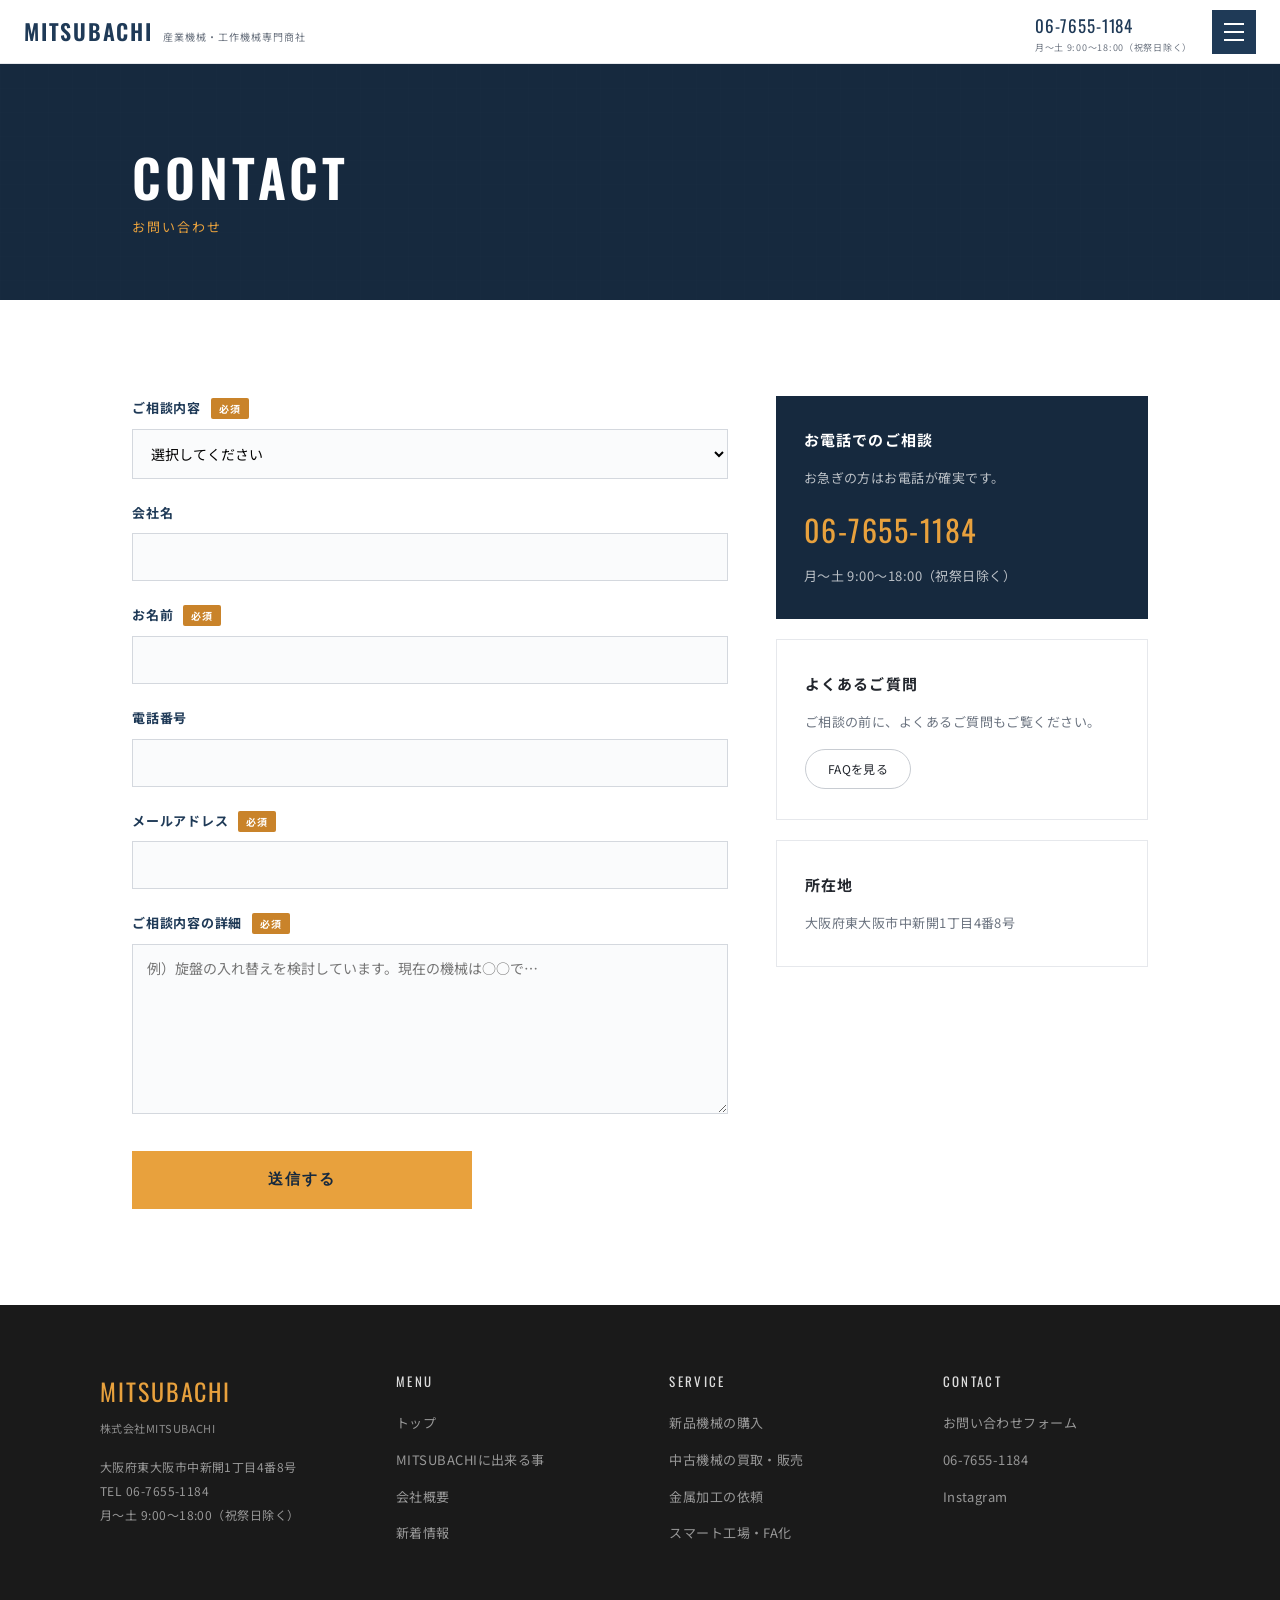
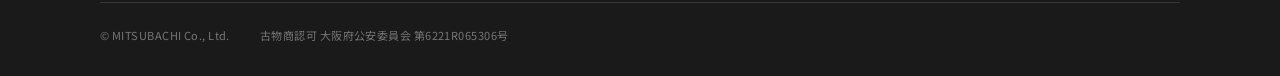
<file: mitsubachi-hp-v2/contact.html>
<!DOCTYPE html>
<html lang="ja">
<head>
<meta charset="UTF-8">
<meta name="viewport" content="width=device-width, initial-scale=1.0">
<title>お問い合わせ｜株式会社MITSUBACHI</title>
<meta name="description" content="株式会社MITSUBACHIへのお問い合わせ。機械の売買・加工・工場のお困りごと、お気軽にご相談ください。">
<link rel="preconnect" href="https://fonts.googleapis.com">
<link rel="preconnect" href="https://fonts.gstatic.com" crossorigin>
<link href="https://fonts.googleapis.com/css2?family=Oswald:wght@400;500;600&family=Noto+Sans+JP:wght@400;500;700&display=swap" rel="stylesheet">
<link rel="stylesheet" href="css/style.css">
</head>
<body>

<header class="hd">
  <a class="hd_logo" href="index.html"><span class="en">MITSUBACHI</span><span class="ja">産業機械・工作機械専門商社</span></a>
  <div class="hd_right">
    <a class="hd_tel" href="tel:0667551184">06-7655-1184<small>月〜土 9:00〜18:00（祝祭日除く）</small></a>
    <button class="burger" aria-label="メニュー"><span></span><span></span><span></span></button>
  </div>
</header>
<nav class="drawer">
  <a href="index.html"><span class="en">TOP</span><span class="ja">トップ</span></a>
  <a href="services.html"><span class="en">SERVICE</span><span class="ja">MITSUBACHIに出来る事</span></a>
  <a href="company.html"><span class="en">COMPANY</span><span class="ja">会社概要</span></a>
  <a href="news.html"><span class="en">NEWS</span><span class="ja">新着情報</span></a>
  <a class="d_cta" href="contact.html">お問い合わせ</a>
</nav>

<section class="pghero">
  <div class="patbg pat"></div>
  <div class="inner">
    <h1 class="en">Contact</h1>
    <p class="ja">お問い合わせ</p>
  </div>
</section>

<div class="cwrap">
  <form class="form" action="#" method="post">
    <div class="frow">
      <label for="f-type">ご相談内容<span class="req">必須</span></label>
      <select id="f-type" name="type" required>
        <option value="">選択してください</option>
        <option>新品機械の購入</option>
        <option>中古機械の買取・販売</option>
        <option>金属加工の依頼</option>
        <option>スマート工場・FA化</option>
        <option>クーラント清掃</option>
        <option>補助金の相談</option>
        <option>その他</option>
      </select>
    </div>
    <div class="frow">
      <label for="f-company">会社名</label>
      <input id="f-company" name="company" type="text" autocomplete="organization">
    </div>
    <div class="frow">
      <label for="f-name">お名前<span class="req">必須</span></label>
      <input id="f-name" name="name" type="text" required autocomplete="name">
    </div>
    <div class="frow">
      <label for="f-tel">電話番号</label>
      <input id="f-tel" name="tel" type="tel" autocomplete="tel">
    </div>
    <div class="frow">
      <label for="f-mail">メールアドレス<span class="req">必須</span></label>
      <input id="f-mail" name="email" type="email" required autocomplete="email">
    </div>
    <div class="frow">
      <label for="f-body">ご相談内容の詳細<span class="req">必須</span></label>
      <textarea id="f-body" name="body" required placeholder="例）旋盤の入れ替えを検討しています。現在の機械は○○で…"></textarea>
    </div>
    <div class="submit"><button type="submit">送信する</button></div>
  </form>

  <aside class="cside">
    <div class="scard navy">
      <h3>お電話でのご相談</h3>
      <p>お急ぎの方はお電話が確実です。</p>
      <a class="tel" href="tel:0667551184">06-7655-1184</a>
      <p class="hours">月〜土 9:00〜18:00（祝祭日除く）</p>
    </div>
    <div class="scard">
      <h3>よくあるご質問</h3>
      <p>ご相談の前に、よくあるご質問もご覧ください。</p>
      <a class="lbtn" href="services.html#faq">FAQを見る</a>
    </div>
    <div class="scard">
      <h3>所在地</h3>
      <p>大阪府東大阪市中新開1丁目4番8号</p>
    </div>
  </aside>
</div>

<div class="dark">
  <footer class="footer">
    <div class="cols">
      <div class="flogo">
        <p class="en">MITSUBACHI</p>
        <p class="ja">株式会社MITSUBACHI</p>
        <p class="adr">大阪府東大阪市中新開1丁目4番8号<br>TEL 06-7655-1184<br>月〜土 9:00〜18:00（祝祭日除く）</p>
      </div>
      <div class="col">
        <p class="head">MENU</p>
        <a href="index.html">トップ</a>
        <a href="services.html">MITSUBACHIに出来る事</a>
        <a href="company.html">会社概要</a>
        <a href="news.html">新着情報</a>
      </div>
      <div class="col">
        <p class="head">SERVICE</p>
        <a href="services.html#buy">新品機械の購入</a>
        <a href="services.html#used">中古機械の買取・販売</a>
        <a href="services.html#metal">金属加工の依頼</a>
        <a href="services.html#smart">スマート工場・FA化</a>
      </div>
      <div class="col">
        <p class="head">CONTACT</p>
        <a href="contact.html">お問い合わせフォーム</a>
        <a href="tel:0667551184">06-7655-1184</a>
        <a href="https://www.instagram.com/yuika.yamaue/" target="_blank" rel="noopener">Instagram</a>
      </div>
    </div>
    <div class="copyrow">
      <span>© MITSUBACHI Co., Ltd.</span>
      <span>古物商認可 大阪府公安委員会 第6221R065306号</span>
    </div>
  </footer>
</div>

<script src="js/main.js"></script>
</body>
</html>
</file>
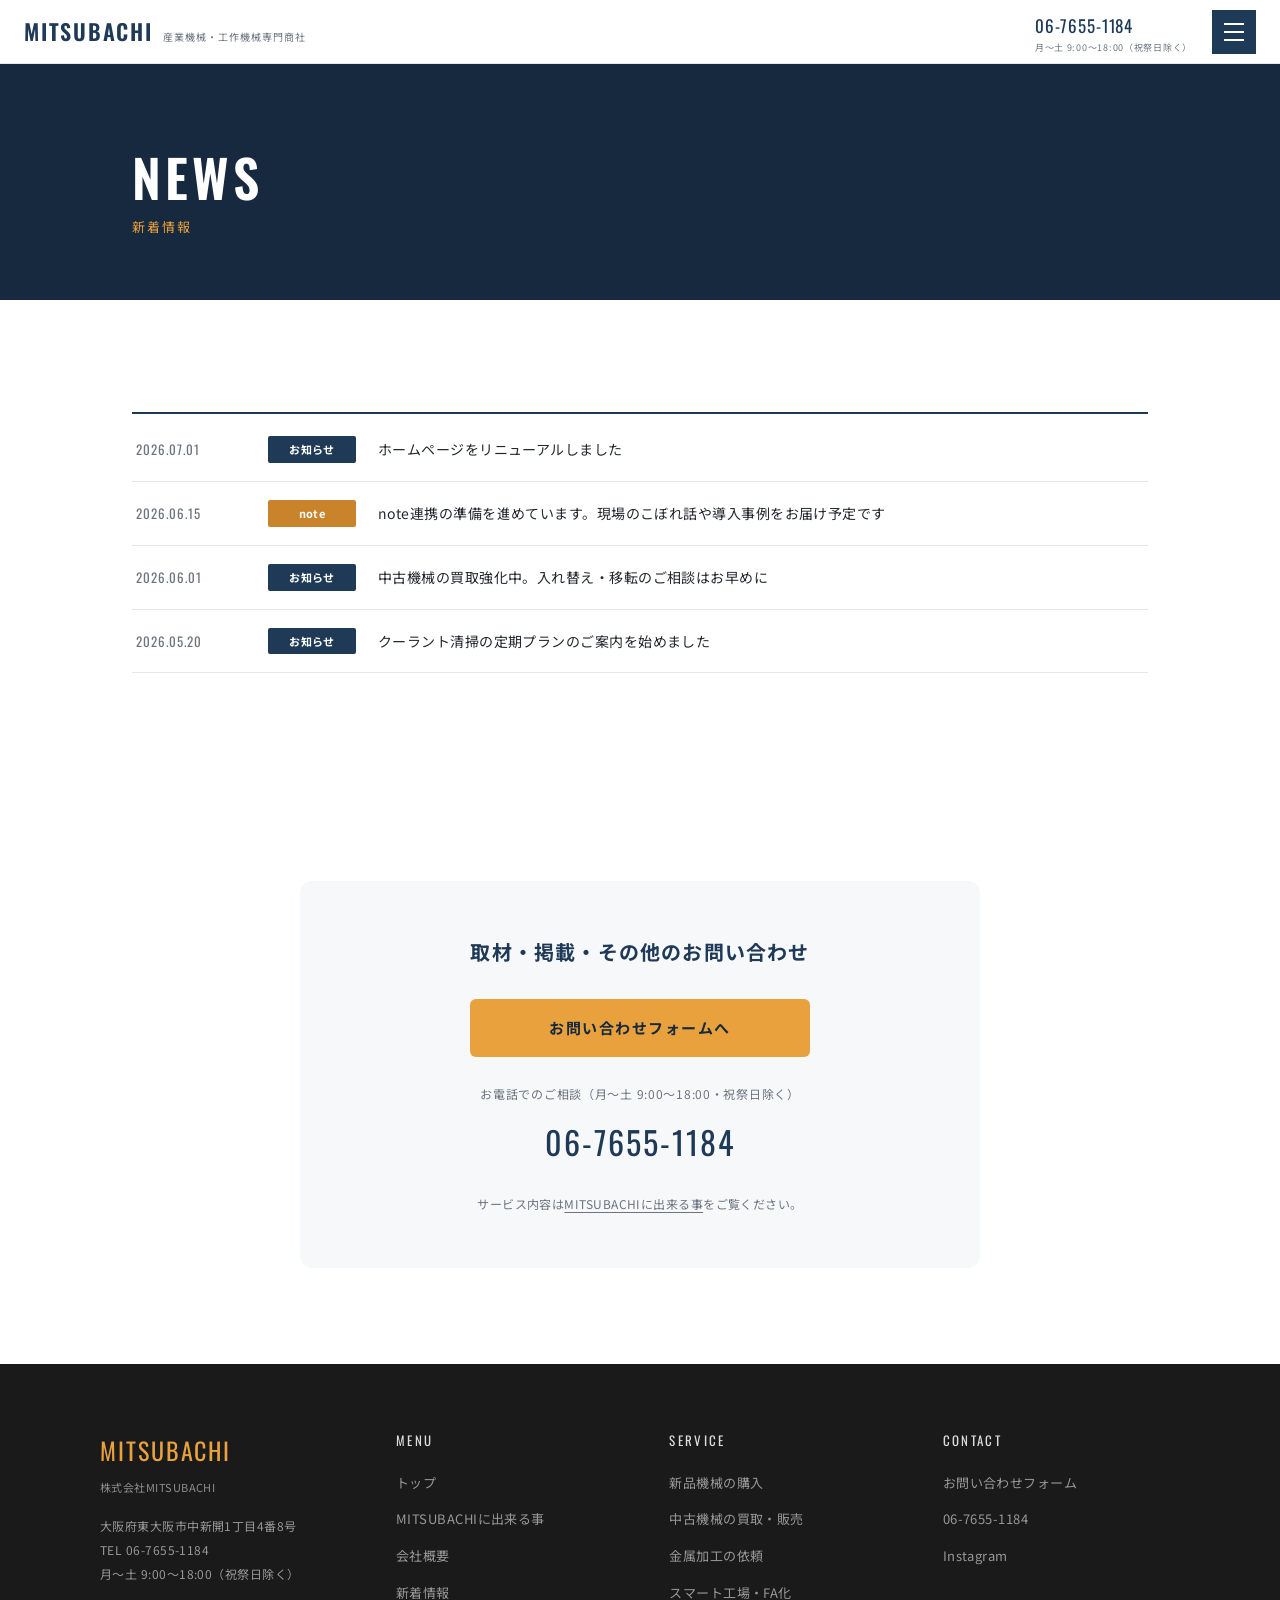
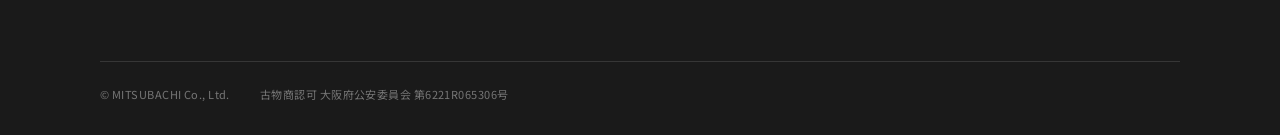
<file: mitsubachi-hp-v2/news.html>
<!DOCTYPE html>
<html lang="ja">
<head>
<meta charset="UTF-8">
<meta name="viewport" content="width=device-width, initial-scale=1.0">
<title>新着情報｜株式会社MITSUBACHI</title>
<meta name="description" content="株式会社MITSUBACHIの新着情報・お知らせ一覧。">
<link rel="preconnect" href="https://fonts.googleapis.com">
<link rel="preconnect" href="https://fonts.gstatic.com" crossorigin>
<link href="https://fonts.googleapis.com/css2?family=Oswald:wght@400;500;600&family=Noto+Sans+JP:wght@400;500;700&display=swap" rel="stylesheet">
<link rel="stylesheet" href="css/style.css">
</head>
<body>

<header class="hd">
  <a class="hd_logo" href="index.html"><span class="en">MITSUBACHI</span><span class="ja">産業機械・工作機械専門商社</span></a>
  <div class="hd_right">
    <a class="hd_tel" href="tel:0667551184">06-7655-1184<small>月〜土 9:00〜18:00（祝祭日除く）</small></a>
    <button class="burger" aria-label="メニュー"><span></span><span></span><span></span></button>
  </div>
</header>
<nav class="drawer">
  <a href="index.html"><span class="en">TOP</span><span class="ja">トップ</span></a>
  <a href="services.html"><span class="en">SERVICE</span><span class="ja">MITSUBACHIに出来る事</span></a>
  <a href="company.html"><span class="en">COMPANY</span><span class="ja">会社概要</span></a>
  <a href="news.html"><span class="en">NEWS</span><span class="ja">新着情報</span></a>
  <a class="d_cta" href="contact.html">お問い合わせ</a>
</nav>

<section class="pghero">
  <div class="patbg pat"></div>
  <div class="inner">
    <h1 class="en">News</h1>
    <p class="ja">新着情報</p>
  </div>
</section>

<!-- DECO-011 news row list -->
<section class="news" id="note-feed">
  <div class="inner">
    <div class="bar"></div>
    <div class="row"><span class="date">2026.07.01</span><span class="cat">お知らせ</span><span class="ttl">ホームページをリニューアルしました</span></div>
    <div class="row"><span class="date">2026.06.15</span><span class="cat honey">note</span><span class="ttl">note連携の準備を進めています。現場のこぼれ話や導入事例をお届け予定です</span></div>
    <div class="row"><span class="date">2026.06.01</span><span class="cat">お知らせ</span><span class="ttl">中古機械の買取強化中。入れ替え・移転のご相談はお早めに</span></div>
    <div class="row"><span class="date">2026.05.20</span><span class="cat">お知らせ</span><span class="ttl">クーラント清掃の定期プランのご案内を始めました</span></div>
  </div>
</section>

<!-- DECO-014 contact guidance block -->
<section class="cguide">
  <h2>取材・掲載・その他のお問い合わせ</h2>
  <a class="cta" href="contact.html">お問い合わせフォームへ</a>
  <p class="telnote">お電話でのご相談（月〜土 9:00〜18:00・祝祭日除く）</p>
  <a class="tel" href="tel:0667551184">06-7655-1184</a>
  <p class="note">サービス内容は<a href="services.html">MITSUBACHIに出来る事</a>をご覧ください。</p>
</section>

<div class="dark">
  <footer class="footer">
    <div class="cols">
      <div class="flogo">
        <p class="en">MITSUBACHI</p>
        <p class="ja">株式会社MITSUBACHI</p>
        <p class="adr">大阪府東大阪市中新開1丁目4番8号<br>TEL 06-7655-1184<br>月〜土 9:00〜18:00（祝祭日除く）</p>
      </div>
      <div class="col">
        <p class="head">MENU</p>
        <a href="index.html">トップ</a>
        <a href="services.html">MITSUBACHIに出来る事</a>
        <a href="company.html">会社概要</a>
        <a href="news.html">新着情報</a>
      </div>
      <div class="col">
        <p class="head">SERVICE</p>
        <a href="services.html#buy">新品機械の購入</a>
        <a href="services.html#used">中古機械の買取・販売</a>
        <a href="services.html#metal">金属加工の依頼</a>
        <a href="services.html#smart">スマート工場・FA化</a>
      </div>
      <div class="col">
        <p class="head">CONTACT</p>
        <a href="contact.html">お問い合わせフォーム</a>
        <a href="tel:0667551184">06-7655-1184</a>
        <a href="https://www.instagram.com/yuika.yamaue/" target="_blank" rel="noopener">Instagram</a>
      </div>
    </div>
    <div class="copyrow">
      <span>© MITSUBACHI Co., Ltd.</span>
      <span>古物商認可 大阪府公安委員会 第6221R065306号</span>
    </div>
  </footer>
</div>

<script src="js/main.js"></script>
</body>
</html>
</file>
<file: css/style.css>
/* MITSUBACHI v2 - traced from kdm-company/reference catalog
   LAYOUT-014(013_nrf) + DECO-021/018/011/013/014/024 + LAYOUT-010 + PATTERN-003 */

:root{
  --navy:#3D342E;
  --navy-deep:#332B24;
  --honey:#E9B94F;
  --honey-deep:#D8A63A;
  --ink:#3D342E;
  --muted:#6B625A;
  --line:#E7DED4;
  --beige:#F2E9DF;
  --dark:#332B24;
  --bg:#FAF7F0;
  --accent:#F6A87A;
  --support:#BFC8D6;
  --maxw:1080px;
}
*{box-sizing:border-box;margin:0;padding:0;}
html{scroll-behavior:smooth;scroll-padding-top:84px;}
body{font-family:'Noto Sans JP',sans-serif;color:var(--ink);background:var(--bg);line-height:1.9;font-size:15px;letter-spacing:.03em;overflow-wrap:break-word;-webkit-font-smoothing:antialiased;}
html,body{overflow-x:clip;}
a:focus-visible,button:focus-visible,summary:focus-visible{outline:2px solid var(--honey-deep);outline-offset:2px;}
img{max-width:100%;display:block;width:100%;height:100%;object-fit:cover;}
img.natural{width:auto;height:auto;object-fit:unset;}
a{color:inherit;text-decoration:none;}
ul{list-style:none;}
.inner{max-width:var(--maxw);margin:0 auto;padding:0 32px;}

/* responsive line-break control */
.br-pc{display:inline;}
.br-sp{display:none;}
.nw{white-space:nowrap;}

/* pattern-003 grid (from patterns/PATTERN-003.svg) */
.pat{background-image:url("data:image/svg+xml,%3Csvg xmlns='http://www.w3.org/2000/svg' width='24' height='24'%3E%3Cpath d='M24 0 H0 V24' fill='none' stroke='%23334155' stroke-opacity='0.14' stroke-width='1'/%3E%3C/svg%3E");background-size:24px 24px;background-repeat:repeat;}

/* section heading: ja main + en small label */
.sec-h{display:flex;flex-direction:column-reverse;gap:6px;}
.sec-h .ja{font-size:30px;font-weight:700;color:var(--navy);letter-spacing:.05em;line-height:1.4;}
.sec-h .en{font-family:'Oswald',sans-serif;font-size:13px;font-weight:500;letter-spacing:.24em;color:var(--honey-deep);text-transform:uppercase;line-height:1.2;}
.sec-h.white .ja{color:#fff;}
.sec-h.white .en{color:var(--honey);}

/* unified buttons: primary(honey) / .gh secondary(outline) / .tlink text link */
.btn{display:inline-flex;align-items:center;justify-content:space-between;gap:16px;min-width:230px;height:52px;padding:0 22px;border-radius:6px;
  background:var(--honey);color:var(--ink);font-size:14px;font-weight:700;letter-spacing:.06em;transition:background .25s,color .25s,border-color .25s;}
.btn::after{content:"\2192";font-family:'Oswald',sans-serif;transition:transform .25s;}
.btn:hover{background:var(--honey-deep);color:var(--ink);}
.btn:hover::after{transform:translateX(3px);}
.btn.gh{background:#fff;border:1px solid var(--honey);color:var(--ink);font-weight:500;}
.btn.gh:hover{background:#FAF3DD;border-color:var(--honey-deep);color:var(--ink);}
.btn.gh.w{background:transparent;border-color:rgba(255,255,255,.7);color:#fff;}
.btn.gh.w:hover{border-color:#fff;color:#fff;background:rgba(255,255,255,.1);}
.tlink{display:inline-flex;align-items:center;gap:10px;padding:6px 2px;font-size:14px;font-weight:700;color:var(--navy);letter-spacing:.06em;}
.tlink::after{content:"\2192";font-family:'Oswald',sans-serif;transition:transform .25s;}
.tlink:hover{text-decoration:underline;text-underline-offset:5px;}
.tlink:hover::after{transform:translateX(3px);}

/* ===== header: logo + tel + burger (LAYOUT-014) ===== */
.hd{position:fixed;top:0;left:0;right:0;z-index:100;display:flex;justify-content:space-between;align-items:center;gap:16px;height:64px;padding:0 24px;
  background:rgba(250,247,240,.94);border-bottom:1px solid var(--line);backdrop-filter:blur(6px);}
.hd_logo{display:flex;align-items:baseline;gap:10px;}
.hd_logo .en{font-family:'Oswald',sans-serif;font-size:22px;font-weight:600;letter-spacing:.08em;color:var(--navy);}
.hd_logo .ja{font-size:10px;color:var(--muted);letter-spacing:.1em;}
.hd_right{display:flex;align-items:center;gap:20px;}
.hd_tel{font-family:'Oswald',sans-serif;font-size:17px;letter-spacing:.05em;color:var(--navy);}
.hd_tel small{display:block;font-family:'Noto Sans JP',sans-serif;font-size:9px;color:var(--muted);letter-spacing:.08em;line-height:1.3;}
.gnav{display:flex;align-items:center;gap:2px;}
.gnav a{position:relative;display:inline-flex;align-items:center;height:44px;padding:0 14px;font-size:14px;font-weight:500;letter-spacing:.04em;color:var(--ink);transition:color .25s;}
.gnav a::after{content:"";position:absolute;left:14px;right:14px;bottom:6px;height:2px;background:var(--honey);transform:scaleX(0);transform-origin:left;transition:transform .25s;}
.gnav a:hover{color:var(--navy);}
.gnav a:hover::after{transform:scaleX(1);}
.hd_cta{display:inline-flex;align-items:center;gap:10px;height:44px;padding:0 20px;border-radius:6px;background:var(--honey);color:var(--ink);font-size:13px;font-weight:700;letter-spacing:.06em;transition:background .25s,color .25s;}
.hd_cta::after{content:"\2192";font-family:'Oswald',sans-serif;}
.hd_cta:hover{background:var(--honey-deep);color:var(--ink);}
.burger{width:44px;height:44px;border:0;background:var(--navy);cursor:pointer;display:none;flex-direction:column;justify-content:center;align-items:center;gap:6px;}
.burger span{display:block;width:20px;height:2px;background:#fff;transition:transform .3s,opacity .3s;}
.burger.open span:nth-child(1){transform:translateY(8px) rotate(45deg);}
.burger.open span:nth-child(2){opacity:0;}
.burger.open span:nth-child(3){transform:translateY(-8px) rotate(-45deg);}

/* full-screen drawer nav (LAYOUT-014: 実物は全画面ドロワー+CONTACT) */
.drawer{position:fixed;inset:0;z-index:99;background:var(--navy-deep);color:#fff;display:flex;flex-direction:column;justify-content:center;align-items:center;gap:8px;
  opacity:0;pointer-events:none;transition:opacity .35s;}
.drawer.open{opacity:1;pointer-events:auto;}
.drawer a{display:block;padding:14px 20px;text-align:center;}
.drawer .en{display:block;font-family:'Oswald',sans-serif;font-size:26px;font-weight:500;letter-spacing:.1em;text-transform:uppercase;}
.drawer .ja{display:block;font-size:11px;color:rgba(255,255,255,.55);letter-spacing:.14em;margin-top:2px;}
.drawer a:hover .en{color:var(--honey);}
.drawer .d_cta{margin-top:26px;background:var(--honey);color:var(--navy-deep);padding:16px 60px;font-weight:700;letter-spacing:.1em;border-radius:6px;}

/* ===== MV: full-screen kenburns + right copy + scroll line (LAYOUT-014) ===== */
.mv{position:relative;height:92vh;max-height:780px;min-height:540px;overflow:hidden;background:var(--navy-deep);}
.mv_bg{position:absolute;inset:0;background:url(../images/hero.webp) center/cover no-repeat;}
.mv_bg::after{content:"";position:absolute;inset:0;background:radial-gradient(ellipse at top right, rgba(233,185,79,.30) 0%, rgba(233,185,79,.10) 35%, rgba(51,43,36,0) 70%), linear-gradient(285deg,rgba(51,43,36,.42) 0%,rgba(51,43,36,.16) 50%,rgba(51,43,36,.64) 100%);}
.mv_copy{position:absolute;top:52%;left:8%;transform:translateY(-50%);color:#fff;text-align:left;text-shadow:0 2px 24px rgba(45,35,25,.5);}
.mv_copy .en{font-family:'Oswald',sans-serif;font-size:13px;letter-spacing:.34em;color:#F3D48A;margin-bottom:18px;text-shadow:0 1px 10px rgba(45,35,25,.8);}
.mv_copy .big{font-size:44px;font-weight:700;line-height:1.5;letter-spacing:.06em;}
.mv_copy .sub{margin-top:18px;font-size:14px;letter-spacing:.12em;color:rgba(255,255,255,.88);}
.mv_btns{display:flex;flex-wrap:wrap;gap:14px;margin-top:32px;}
.mv_scroll{position:absolute;left:40px;bottom:0;display:flex;flex-direction:column;align-items:center;gap:10px;color:#fff;}
.mv_scroll .t{font-family:'Oswald',sans-serif;font-size:10px;letter-spacing:.3em;writing-mode:vertical-rl;}
.mv_scroll .line{width:1px;height:64px;background:rgba(255,255,255,.4);position:relative;overflow:hidden;}
.mv_scroll .line::after{content:"";position:absolute;top:0;left:0;width:100%;height:42%;background:var(--honey);}

/* ===== services: DECO-024 target-tag alternating blocks ===== */
.treat{background:var(--beige);padding:112px 0 104px;}
.treat .sec-h{margin-bottom:8px;}
.blk{display:flex;gap:50px;align-items:center;margin-top:56px;}
.blk.rev{flex-direction:row-reverse;}
.blk .img{flex:0 0 44%;aspect-ratio:5/3.2;border-radius:10px;overflow:hidden;background:#fff;}
.blk .img img{width:100%;height:100%;object-fit:cover;display:block;}
.blk .txt{flex:1;}
.tagpill{display:inline-block;border:1px solid var(--honey-deep);color:#8a6a1e;border-radius:3px;font-size:11.5px;letter-spacing:.04em;padding:4px 12px;margin-bottom:14px;}
.blk .no{font-family:'Oswald',sans-serif;font-size:11px;font-weight:500;letter-spacing:.22em;color:var(--honey-deep);margin-bottom:6px;text-transform:uppercase;}
.blk h3{font-size:22px;font-weight:700;color:var(--navy);line-height:1.6;margin-bottom:12px;}
.blk p.d{font-size:14px;color:var(--muted);line-height:2;margin-bottom:20px;}
.blk .pillbtn{display:inline-flex;align-items:center;justify-content:center;height:40px;padding:0 26px;background:var(--navy-deep);color:#fff;border-radius:20px;font-size:12.5px;letter-spacing:.04em;transition:background .25s,color .25s;}
.blk .pillbtn:hover{background:var(--honey-deep);color:var(--ink);}
.subgrid{display:grid;grid-template-columns:1fr 1fr;gap:18px;margin-top:56px;}
.subcard{display:flex;align-items:center;justify-content:space-between;gap:14px;background:#fff;border:1px solid var(--line);border-radius:4px;padding:18px 22px;transition:border-color .25s,background .25s;}
.subcard:hover{border-color:var(--honey-deep);background:#FAF3DD;}
.subcard .n2{font-size:15px;font-weight:700;color:var(--navy);margin-bottom:4px;}
.subcard .d2{font-size:12.5px;color:var(--muted);line-height:1.7;}
.subcard .ar2{font-family:'Oswald',sans-serif;font-size:16px;color:var(--honey-deep);flex:none;transition:transform .25s;}
.subcard:hover .ar2{transform:translateX(4px);}
.treat_cta{display:flex;justify-content:center;margin-top:44px;}

/* ===== product/about: offset band 2col (LAYOUT-014) ===== */
.product{position:relative;padding:112px 0 64px;background:#fff;}
.product::before{content:"";position:absolute;top:0;left:0;width:36%;height:82%;background-color:var(--navy);background-image:radial-gradient(ellipse at top left, rgba(233,185,79,.35) 0%, rgba(233,185,79,.12) 35%, rgba(61,52,46,0) 70%);}
.prod_flex{position:relative;display:flex;justify-content:space-between;gap:44px;}
.prod_img{flex:1;margin-top:110px;min-height:300px;background:url(../images/about.webp) center/cover;}
.prod_txt{width:50%;padding-top:44px;}
.prod_txt .bigcopy{font-size:28px;font-weight:700;color:var(--navy);line-height:1.7;margin:20px 0 14px;letter-spacing:.04em;}
.prod_txt .body{font-size:14px;color:var(--muted);}
.prod_txt .li{display:flex;gap:12px;align-items:baseline;margin-top:12px;font-size:14px;}
.prod_txt .li .dot{width:8px;height:8px;background:var(--honey);flex-shrink:0;transform:translateY(-1px);}
.prod_txt .btn{margin-top:26px;}

/* ===== recruit-style photo band -> company invite (LAYOUT-014) ===== */
.band{position:relative;margin-top:72px;padding:88px 0;background:var(--navy-deep);color:#fff;overflow:hidden;}
.band::before{content:"";position:absolute;inset:0;background:url(../images/band.webp) center/cover;opacity:.18;}
.band_flex{position:relative;display:flex;gap:44px;align-items:center;}
.band_img{width:46%;min-height:240px;background:rgba(255,255,255,.06);border:1px solid rgba(255,255,255,.14);display:flex;align-items:center;justify-content:center;}
.band_img .word{font-family:'Oswald',sans-serif;font-size:20px;letter-spacing:.3em;color:rgba(255,255,255,.5);}
.band_txt{flex:1;}
.band_txt .copy{font-size:24px;font-weight:700;line-height:1.8;margin:18px 0 10px;}
.band_txt .body{font-size:13px;color:rgba(255,255,255,.7);}
.band_txt .btn{margin-top:24px;}

/* ===== DECO-011 news row list ===== */
.news{padding:112px 0;}
.news .sec-h{text-align:center;align-items:center;margin-bottom:36px;}
.news .bar{height:2px;background:var(--honey);margin-bottom:4px;}
.news .row{display:flex;align-items:center;gap:22px;padding:18px 4px;border-bottom:1px solid var(--line);transition:background .2s;}
.news .row:hover{background:#F5EEE1;}
.news .date{width:110px;flex:none;font-family:'Oswald',sans-serif;font-size:13px;letter-spacing:.08em;color:var(--muted);}
.news .cat{flex:none;width:88px;text-align:center;padding:3px 0;font-size:11px;font-weight:700;color:var(--ink);background:var(--support);border-radius:2px;}
.news .cat.honey{background:var(--accent);}
.news .ttl{flex:1;font-size:14px;}
.news .more{display:flex;justify-content:center;margin-top:30px;}
/* note RSS fallback placeholder + JS-populated list */
.news .soon{padding:48px 20px;text-align:center;border:1px dashed var(--line);border-radius:6px;background:#fff;}
.news .soon .soon_ttl{font-family:'Oswald',sans-serif;font-size:20px;letter-spacing:.14em;color:var(--honey-deep);margin-bottom:10px;text-transform:uppercase;}
.news .soon .soon_d{font-size:13px;color:var(--muted);margin-bottom:4px;}
.news .soon .tlink{margin-top:14px;justify-content:center;}
.news .newslist .row{cursor:pointer;}

/* ===== DECO-014 contact guidance block ===== */
.cguide{max-width:680px;margin:96px auto;padding:52px 36px;text-align:center;background:var(--beige);border-radius:6px;border:1px solid var(--line);}
.cguide h2{font-size:20px;font-weight:700;color:var(--navy);letter-spacing:.06em;margin-bottom:28px;}
.cguide .cta{display:inline-flex;align-items:center;justify-content:center;gap:14px;width:340px;max-width:90%;height:56px;border-radius:6px;
  background:var(--honey);color:var(--ink);font-size:15px;font-weight:700;letter-spacing:.1em;margin-bottom:26px;transition:background .25s,color .25s;}
.cguide .cta::after{content:"\2192";font-family:'Oswald',sans-serif;transition:transform .25s;}
.cguide .cta:hover{background:var(--honey-deep);color:var(--ink);}
.cguide .cta:hover::after{transform:translateX(3px);}
.cguide .telnote{font-size:12px;color:var(--muted);margin-bottom:6px;letter-spacing:.06em;}
.cguide .tel{display:block;font-family:'Oswald',sans-serif;font-size:32px;letter-spacing:.06em;color:var(--navy);margin-bottom:20px;}
.cguide .note{font-size:12px;color:var(--muted);}
.cguide .note a{text-decoration:underline;text-underline-offset:3px;}

/* ===== LAYOUT-010 dark CONTACT + large footer ===== */
.dark{background:var(--dark);color:#fff;}
.contactband{position:relative;min-height:380px;display:flex;flex-direction:column;align-items:center;justify-content:center;text-align:center;background:var(--beige);color:var(--ink);overflow:hidden;padding:70px 24px;}
.contactband .patbg{position:absolute;inset:0;opacity:.22;}
.contactband .sub{position:relative;font-family:'Oswald',sans-serif;font-size:13px;letter-spacing:.3em;color:var(--honey-deep);margin-bottom:14px;text-transform:uppercase;}
.contactband .big2{position:relative;font-size:30px;font-weight:700;letter-spacing:.06em;line-height:1.5;margin-bottom:16px;color:var(--navy);}
.contactband .p{position:relative;font-size:14px;color:var(--muted);margin-bottom:30px;}
.contactband .btn{position:relative;min-width:300px;justify-content:center;gap:12px;}
.cb_tel{position:relative;margin-top:22px;display:inline-flex;flex-direction:column;align-items:center;padding:6px 16px;font-family:'Oswald',sans-serif;font-size:26px;letter-spacing:.05em;color:var(--navy);}
.cb_tel small{font-family:'Noto Sans JP',sans-serif;font-size:11px;color:var(--muted);letter-spacing:.08em;}
.footer{padding:64px 40px 30px;}
.footer .cols{max-width:var(--maxw);margin:0 auto;display:grid;grid-template-columns:260px repeat(3,1fr);gap:36px;}
.footer .flogo .en{font-family:'Oswald',sans-serif;font-size:24px;letter-spacing:.08em;color:var(--honey);}
.footer .flogo .ja{font-size:11px;color:rgba(255,255,255,.5);margin-top:4px;}
.footer .flogo .adr{font-size:12px;color:rgba(255,255,255,.55);margin-top:16px;line-height:2;}
.footer .col .head{font-family:'Oswald',sans-serif;font-size:13px;letter-spacing:.18em;color:rgba(255,255,255,.85);margin-bottom:18px;}
.footer .col a{display:block;font-size:13px;color:rgba(255,255,255,.55);margin-bottom:12px;transition:color .2s;}
.footer .col a:hover{color:var(--honey);}
.footer .copyrow{max-width:var(--maxw);margin:44px auto 0;display:flex;gap:30px;align-items:center;font-size:11px;color:rgba(255,255,255,.4);border-top:1px solid rgba(255,255,255,.12);padding-top:22px;}

/* ===== sub pages ===== */
.pghero{position:relative;margin-top:64px;padding:84px 0 60px;background:var(--navy-deep);color:#fff;overflow:hidden;}
.pghero .patbg{position:absolute;inset:0;opacity:.3;}
.pghero .inner{position:relative;}
.pghero .en{font-family:'Oswald',sans-serif;font-size:13px;font-weight:500;letter-spacing:.3em;color:var(--honey);text-transform:uppercase;}
.pghero .ja{font-size:32px;font-weight:700;letter-spacing:.06em;margin-top:8px;line-height:1.3;}

/* DECO-024 alternating service blocks */
.svc{padding:96px 0 112px;}
.blk{display:flex;gap:56px;align-items:center;margin-bottom:96px;}
.blk.rev{flex-direction:row-reverse;}
.blk:last-child{margin-bottom:0;}
.blk .img{flex:0 0 44%;min-height:260px;border-radius:6px;position:relative;display:flex;align-items:center;justify-content:center;background:var(--beige);overflow:hidden;}
.blk .img .word{font-family:'Oswald',sans-serif;font-size:20px;letter-spacing:.26em;color:var(--navy);opacity:.45;}
.blk .txt{flex:1;}
.tagpill{display:inline-block;padding:3px 14px;border:1px solid var(--honey-deep);border-radius:3px;background:#fff;font-size:11px;font-weight:700;letter-spacing:.1em;color:var(--honey-deep);margin-bottom:14px;}
.svclogo{font-size:24px;font-weight:700;color:var(--navy);letter-spacing:.05em;margin-bottom:14px;}
.svclogo .en{display:block;font-family:'Oswald',sans-serif;font-size:12px;font-weight:500;letter-spacing:.28em;color:var(--honey-deep);margin-bottom:6px;text-transform:uppercase;}
.blk .p{font-size:14px;color:var(--muted);margin-bottom:8px;}
.blk .rowbtn{display:flex;gap:12px;margin-top:20px;align-items:center;flex-wrap:wrap;}
.pillbtn{display:inline-flex;align-items:center;gap:12px;padding:0 24px;height:46px;background:#fff;border:1px solid var(--honey);border-radius:6px;font-size:13px;letter-spacing:.06em;color:var(--ink);transition:border-color .25s,color .25s;}
.pillbtn::after{content:"\2192";font-family:'Oswald',sans-serif;transition:transform .25s;}
.pillbtn:hover{background:#FAF3DD;border-color:var(--honey-deep);color:var(--ink);}
.pillbtn:hover::after{transform:translateX(3px);}
.svc_note{max-width:var(--maxw);margin:70px auto 0;padding:20px 32px;border:1px solid var(--line);font-size:12px;color:var(--muted);}

/* DECO-013 person overflow message card */
.ceo{max-width:var(--maxw);margin:96px auto;padding:0 32px;position:relative;}
.ceo .card{background:#fff;border-radius:6px;border:1px solid var(--line);box-shadow:0 2px 10px rgba(61,52,46,.08);padding:60px;min-height:320px;width:88%;}
.ceo .card .en{font-family:'Oswald',sans-serif;font-size:13px;letter-spacing:.3em;color:var(--honey-deep);margin-bottom:20px;}
.ceo .card h2{font-size:26px;font-weight:700;color:var(--navy);line-height:1.7;margin-bottom:24px;letter-spacing:.04em;}
.ceo .card .body{font-size:14px;color:var(--muted);max-width:60%;}
.ceo .card .sign{margin-top:26px;font-size:14px;font-weight:700;color:var(--navy);}
.ceo .card .sign small{font-weight:400;color:var(--muted);margin-right:10px;font-size:12px;}
.ceo .card .btn{margin-top:28px;}
.ceo .person{position:absolute;right:32px;bottom:0;width:260px;height:340px;background:var(--beige);border-radius:6px 6px 0 0;display:flex;align-items:center;justify-content:center;}
.ceo .person .word{font-size:11px;color:var(--muted);letter-spacing:.2em;text-align:center;line-height:2;}
.ceo .person{overflow:hidden;}
.ceo .person img{object-position:top;}
/* homepage teaser variant: adds a sec-h label above the card, tighter section spacing */
.ceo.home{margin:64px auto 104px;}
.ceo.home .sec-h{margin-bottom:32px;}
.ceo.home .card .body{max-width:64%;}
.band_img img{height:auto;aspect-ratio:16/9;object-fit:cover;}

/* company table */
.cmp{padding:24px 0 112px;}
.cmp table{width:100%;max-width:820px;margin:34px auto 0;border-collapse:collapse;}
.cmp th,.cmp td{padding:22px 16px;border-bottom:1px solid var(--line);font-size:14px;text-align:left;vertical-align:top;}
.cmp th{width:200px;font-weight:700;color:var(--navy);letter-spacing:.06em;}
.partner{background:var(--beige);padding:96px 0;}
.partner .pcard{max-width:820px;margin:34px auto 0;background:#fff;border:1px solid var(--line);padding:40px 44px;}
.partner .pcard h3{font-size:18px;color:var(--navy);margin-bottom:12px;}
.partner .pcard p{font-size:14px;color:var(--muted);}

/* contact form */
.cwrap{padding:96px 0;display:grid;grid-template-columns:1.6fr 1fr;gap:48px;max-width:var(--maxw);margin:0 auto;padding-left:32px;padding-right:32px;}
.form .frow{margin-bottom:22px;}
.form label{display:block;font-size:13px;font-weight:700;color:var(--navy);margin-bottom:8px;letter-spacing:.06em;}
.form .req{display:inline-block;margin-left:10px;padding:1px 8px;background:var(--accent);color:var(--ink);font-size:10px;border-radius:2px;letter-spacing:.1em;}
.form input,.form select,.form textarea{width:100%;padding:13px 14px;border:1px solid var(--line);background:#fff;font-size:14px;font-family:inherit;}
.form input:focus,.form select:focus,.form textarea:focus{outline:2px solid var(--honey-deep);background:#fff;}
.form textarea{min-height:170px;resize:vertical;}
.form .submit{margin-top:28px;}
.form .submit button{width:100%;max-width:340px;height:58px;border:0;background:var(--honey);color:var(--ink);font-size:15px;font-weight:700;letter-spacing:.12em;cursor:pointer;transition:background .25s;}
.form .submit button:hover{background:var(--honey-deep);color:var(--ink);}
.cside .scard{border:1px solid var(--line);padding:30px 28px;margin-bottom:20px;}
.cside .scard.navy{background:var(--navy-deep);color:#fff;border:0;}
.cside .scard h3{font-size:15px;letter-spacing:.08em;margin-bottom:12px;}
.cside .scard p{font-size:13px;color:var(--muted);}
.cside .scard.navy p{color:rgba(255,255,255,.7);}
.cside .tel{display:block;font-family:'Oswald',sans-serif;font-size:30px;letter-spacing:.05em;color:var(--honey);margin:10px 0 6px;}
.cside .hours{font-size:12px;color:rgba(255,255,255,.6);}
.cside .lbtn{display:inline-flex;align-items:center;gap:10px;margin-top:14px;padding:0 22px;height:44px;border:1px solid var(--honey);border-radius:6px;font-size:12px;transition:border-color .25s,color .25s;}
.cside .lbtn::after{content:"\2192";font-family:'Oswald',sans-serif;}
.cside .lbtn:hover{border-color:var(--honey-deep);color:var(--ink);}

/* faq rows (DECO-011 row rhythm) */
.faq{padding:0 0 112px;}
.faq .bar{height:2px;background:var(--honey);margin-bottom:4px;}
.faq details{border-bottom:1px solid var(--line);}
.faq summary{display:flex;gap:18px;align-items:baseline;padding:20px 4px;cursor:pointer;font-size:15px;font-weight:700;color:var(--navy);list-style:none;}
.faq summary::-webkit-details-marker{display:none;}
.faq summary .q{font-family:'Oswald',sans-serif;font-size:18px;color:var(--honey-deep);flex:none;}
.faq .a{padding:0 4px 22px 40px;font-size:14px;color:var(--muted);}

/* fade-in on scroll (class added by JS) */
.fx{opacity:0;transform:translateY(14px);transition:opacity .55s ease,transform .55s ease;}
.fx.in{opacity:1;transform:none;}
@media (prefers-reduced-motion: reduce){
  html{scroll-behavior:auto;}
  *,*::before,*::after{animation:none !important;transition:none !important;}
  .fx{opacity:1;transform:none;}
}

/* ===== responsive ===== */
@media(max-width:1240px){
  .hd_logo .ja{display:none;}
}
@media(max-width:1080px){
  .hd_tel{display:none;}
}
@media(max-width:900px){
  .gnav{display:none;}
  .burger{display:flex;}
  .footer .cols{grid-template-columns:1fr 1fr;}
  .cwrap{grid-template-columns:1fr;}
  .blk,.blk.rev{flex-direction:column;gap:22px;margin-top:40px;}
  .blk .img{flex:auto;width:100%;}
  .subgrid{grid-template-columns:1fr;}
}
@media(max-width:600px){
  body{font-size:14px;}
  .inner{padding:0 20px;}
  .sec-h .ja{font-size:24px;}
  .hd{height:58px;padding:0 14px;}
  .hd_tel{display:none;}
  .mv{height:85vh;max-height:620px;min-height:460px;}
  .mv_copy{left:20px;right:20px;}
  .mv_copy .big{font-size:27px;letter-spacing:.04em;}
  .mv_scroll{left:20px;}
  .mv_btns{flex-direction:column;align-items:stretch;gap:10px;}
  .mv_btns .btn{width:100%;min-width:0;}
  .hd_cta{display:none;}
  .treat{padding:70px 0 64px;}
  .blk h3{font-size:20px;}
  .product{padding:70px 0 40px;}
  .product::before{width:70%;height:34%;}
  .prod_flex{flex-direction:column;}
  .prod_img{margin-top:0;width:100%;}
  .prod_txt{width:100%;padding-top:30px;}
  .band_flex{flex-direction:column;}
  .band_img{width:100%;}
  .news{padding:70px 0;}
  .news .row{flex-wrap:wrap;gap:8px 14px;}
  .news .date{order:1;width:auto;}
  .news .cat{order:2;}
  .news .ttl{order:3;flex:1 1 100%;}
  .contactband .big2{font-size:22px;}
  .contactband .btn{min-width:0;width:100%;max-width:340px;}
  .footer{padding:48px 20px 26px;}
  .footer .cols{grid-template-columns:1fr 1fr;gap:26px;}
  .footer .copyrow{flex-direction:column;align-items:flex-start;gap:8px;}
  .pghero .ja{font-size:24px;}
  .blk,.blk.rev{flex-direction:column;gap:24px;margin-bottom:64px;}
  .blk .img{flex:auto;width:100%;min-height:190px;}
  .ceo .card{width:100%;padding:34px 24px;}
  .ceo .card .body{max-width:100%;}
  .ceo .person{position:static;width:200px;height:180px;margin:24px auto 0;border-radius:12px;}
  .ceo.home{margin:44px auto 56px;}
  .ceo.home .sec-h{margin-bottom:20px;}
  .ceo.home .card .body{max-width:100%;}
  .cguide{margin:64px 16px;padding:36px 20px;}
  .cguide .tel{font-size:28px;}
  .cguide .cta{width:100%;max-width:100%;}
  .cmp th{width:104px;}
  .cmp th,.cmp td{padding:16px 10px;font-size:13px;}
  .prod_txt .bigcopy{font-size:22px;}
  .band_txt .copy{font-size:20px;}
  .svclogo{font-size:20px;}
  .ceo .card h2{font-size:21px;}
  .form .submit button{max-width:100%;}
  .br-pc{display:none;}
  .br-sp{display:inline;}
}

/* 改行制御: 文節単位で折り返す（孤立文字防止） */
.nb{display:inline-block;}

/* PATTERN-BEE honeycomb (light) + PATTERN-STRIPE diagonal (D) -- 2026-07-21 */
.bee{background-image:url("[data-uri]");background-size:58px 102px;background-repeat:repeat;}
.stripe{background-image:repeating-linear-gradient(45deg, rgba(233,185,79,.14) 0px, rgba(233,185,79,.14) 1px, transparent 1px, transparent 15px, rgba(233,185,79,.08) 15px, rgba(233,185,79,.08) 16px, transparent 16px, transparent 30px);}
.footer{position:relative;overflow:hidden;}
.footer .patbg{position:absolute;inset:0;opacity:.9;pointer-events:none;}
.footer>*:not(.patbg){position:relative;}
.cside .scard.navy{position:relative;overflow:hidden;}
.cside .scard.navy .patbg{position:absolute;inset:0;opacity:.28;pointer-events:none;}
.cside .scard.navy>*:not(.patbg){position:relative;}

/* CONTACT band light-bg pattern override (navy checker, traced from PATTERN-004) */
.contactband .patbg.bee{background-image:url("[data-uri]");background-size:58px 102px;background-repeat:repeat;}

/* Footer back-to-top button */
.footer .pagetop{position:absolute;top:24px;right:40px;width:52px;height:52px;border-radius:50%;background:var(--honey);color:var(--navy-deep);display:flex;align-items:center;justify-content:center;font-size:19px;box-shadow:0 6px 16px rgba(0,0,0,.28);transition:background .2s,transform .2s;text-decoration:none;}
.footer .pagetop:hover{background:var(--honey-deep);transform:translateY(-3px);}
@media(max-width:768px){.footer .pagetop{top:16px;right:16px;width:42px;height:42px;font-size:16px;}}
</file>
<file: mitsubachi-hp-v2 (1)/css/style.css>
/* MITSUBACHI v2 - traced from kdm-company/reference catalog
   LAYOUT-014(013_nrf) + DECO-021/018/011/013/014/024 + LAYOUT-010 + PATTERN-003 */

:root{
  --navy:#1F3A57;
  --navy-deep:#16293e;
  --honey:#E8A13D;
  --honey-deep:#C9832A;
  --ink:#23272e;
  --muted:#6c7480;
  --line:#e6e8ec;
  --beige:#f4f1ec;
  --dark:#1a1a1a;
  --maxw:1080px;
}
*{box-sizing:border-box;margin:0;padding:0;}
html{scroll-behavior:smooth;scroll-padding-top:84px;}
body{font-family:'Noto Sans JP',sans-serif;color:var(--ink);background:#fff;line-height:1.9;font-size:15px;letter-spacing:.03em;overflow-wrap:break-word;-webkit-font-smoothing:antialiased;}
html,body{overflow-x:clip;}
a:focus-visible,button:focus-visible,summary:focus-visible{outline:2px solid var(--honey-deep);outline-offset:2px;}
img{max-width:100%;display:block;width:100%;height:100%;object-fit:cover;}
img.natural{width:auto;height:auto;object-fit:unset;}
a{color:inherit;text-decoration:none;}
ul{list-style:none;}
.inner{max-width:var(--maxw);margin:0 auto;padding:0 32px;}

/* responsive line-break control */
.br-pc{display:inline;}
.br-sp{display:none;}
.nw{white-space:nowrap;}

/* pattern-003 grid (from patterns/PATTERN-003.svg) */
.pat{background-image:url("data:image/svg+xml,%3Csvg xmlns='http://www.w3.org/2000/svg' width='24' height='24'%3E%3Cpath d='M24 0 H0 V24' fill='none' stroke='%23334155' stroke-opacity='0.14' stroke-width='1'/%3E%3C/svg%3E");background-size:24px 24px;background-repeat:repeat;}

/* section heading: ja main + en small label */
.sec-h{display:flex;flex-direction:column-reverse;gap:6px;}
.sec-h .ja{font-size:30px;font-weight:700;color:var(--navy);letter-spacing:.05em;line-height:1.4;}
.sec-h .en{font-family:'Oswald',sans-serif;font-size:13px;font-weight:500;letter-spacing:.24em;color:var(--honey-deep);text-transform:uppercase;line-height:1.2;}
.sec-h.white .ja{color:#fff;}
.sec-h.white .en{color:var(--honey);}

/* unified buttons: primary(honey) / .gh secondary(outline) / .tlink text link */
.btn{display:inline-flex;align-items:center;justify-content:space-between;gap:16px;min-width:230px;height:52px;padding:0 22px;border-radius:6px;
  background:var(--honey);color:var(--navy-deep);font-size:14px;font-weight:700;letter-spacing:.06em;transition:background .25s,color .25s,border-color .25s;}
.btn::after{content:"\2192";font-family:'Oswald',sans-serif;transition:transform .25s;}
.btn:hover{background:var(--honey-deep);color:#fff;}
.btn:hover::after{transform:translateX(3px);}
.btn.gh{background:transparent;border:1px solid #b9bfc7;color:var(--ink);font-weight:500;}
.btn.gh:hover{background:transparent;border-color:var(--navy);color:var(--navy);}
.btn.gh.w{border-color:rgba(255,255,255,.7);color:#fff;}
.btn.gh.w:hover{border-color:#fff;color:#fff;background:rgba(255,255,255,.1);}
.tlink{display:inline-flex;align-items:center;gap:10px;padding:6px 2px;font-size:14px;font-weight:700;color:var(--navy);letter-spacing:.06em;}
.tlink::after{content:"\2192";font-family:'Oswald',sans-serif;transition:transform .25s;}
.tlink:hover{text-decoration:underline;text-underline-offset:5px;}
.tlink:hover::after{transform:translateX(3px);}

/* ===== header: logo + tel + burger (LAYOUT-014) ===== */
.hd{position:fixed;top:0;left:0;right:0;z-index:100;display:flex;justify-content:space-between;align-items:center;gap:16px;height:64px;padding:0 24px;
  background:rgba(255,255,255,.94);border-bottom:1px solid var(--line);backdrop-filter:blur(6px);}
.hd_logo{display:flex;align-items:baseline;gap:10px;}
.hd_logo .en{font-family:'Oswald',sans-serif;font-size:22px;font-weight:600;letter-spacing:.08em;color:var(--navy);}
.hd_logo .ja{font-size:10px;color:var(--muted);letter-spacing:.1em;}
.hd_right{display:flex;align-items:center;gap:20px;}
.hd_tel{font-family:'Oswald',sans-serif;font-size:17px;letter-spacing:.05em;color:var(--navy);}
.hd_tel small{display:block;font-family:'Noto Sans JP',sans-serif;font-size:9px;color:var(--muted);letter-spacing:.08em;line-height:1.3;}
.gnav{display:flex;align-items:center;gap:2px;}
.gnav a{position:relative;display:inline-flex;align-items:center;height:44px;padding:0 14px;font-size:14px;font-weight:500;letter-spacing:.04em;color:var(--ink);transition:color .25s;}
.gnav a::after{content:"";position:absolute;left:14px;right:14px;bottom:6px;height:2px;background:var(--honey);transform:scaleX(0);transform-origin:left;transition:transform .25s;}
.gnav a:hover{color:var(--navy);}
.gnav a:hover::after{transform:scaleX(1);}
.hd_cta{display:inline-flex;align-items:center;gap:10px;height:44px;padding:0 20px;border-radius:6px;background:var(--honey);color:var(--navy-deep);font-size:13px;font-weight:700;letter-spacing:.06em;transition:background .25s,color .25s;}
.hd_cta::after{content:"\2192";font-family:'Oswald',sans-serif;}
.hd_cta:hover{background:var(--honey-deep);color:#fff;}
.burger{width:44px;height:44px;border:0;background:var(--navy);cursor:pointer;display:none;flex-direction:column;justify-content:center;align-items:center;gap:6px;}
.burger span{display:block;width:20px;height:2px;background:#fff;transition:transform .3s,opacity .3s;}
.burger.open span:nth-child(1){transform:translateY(8px) rotate(45deg);}
.burger.open span:nth-child(2){opacity:0;}
.burger.open span:nth-child(3){transform:translateY(-8px) rotate(-45deg);}

/* full-screen drawer nav (LAYOUT-014: 実物は全画面ドロワー+CONTACT) */
.drawer{position:fixed;inset:0;z-index:99;background:var(--navy-deep);color:#fff;display:flex;flex-direction:column;justify-content:center;align-items:center;gap:8px;
  opacity:0;pointer-events:none;transition:opacity .35s;}
.drawer.open{opacity:1;pointer-events:auto;}
.drawer a{display:block;padding:14px 20px;text-align:center;}
.drawer .en{display:block;font-family:'Oswald',sans-serif;font-size:26px;font-weight:500;letter-spacing:.1em;text-transform:uppercase;}
.drawer .ja{display:block;font-size:11px;color:rgba(255,255,255,.55);letter-spacing:.14em;margin-top:2px;}
.drawer a:hover .en{color:var(--honey);}
.drawer .d_cta{margin-top:26px;background:var(--honey);color:var(--navy-deep);padding:16px 60px;font-weight:700;letter-spacing:.1em;border-radius:6px;}

/* ===== MV: full-screen kenburns + right copy + scroll line (LAYOUT-014) ===== */
.mv{position:relative;height:92vh;max-height:780px;min-height:540px;overflow:hidden;background:var(--navy-deep);}
.mv_bg{position:absolute;inset:0;background:url(../images/hero.webp) center/cover no-repeat;}
.mv_bg::after{content:"";position:absolute;inset:0;background:linear-gradient(285deg,rgba(22,41,62,.42) 0%,rgba(22,41,62,.16) 50%,rgba(22,41,62,.64) 100%);}
.mv_copy{position:absolute;top:52%;left:8%;transform:translateY(-50%);color:#fff;text-align:left;text-shadow:0 2px 24px rgba(10,20,32,.5);}
.mv_copy .en{font-family:'Oswald',sans-serif;font-size:13px;letter-spacing:.34em;color:#FFD98F;margin-bottom:18px;text-shadow:0 1px 10px rgba(10,20,32,.8);}
.mv_copy .big{font-size:44px;font-weight:700;line-height:1.5;letter-spacing:.06em;}
.mv_copy .sub{margin-top:18px;font-size:14px;letter-spacing:.12em;color:rgba(255,255,255,.88);}
.mv_btns{display:flex;flex-wrap:wrap;gap:14px;margin-top:32px;}
.mv_scroll{position:absolute;left:40px;bottom:0;display:flex;flex-direction:column;align-items:center;gap:10px;color:#fff;}
.mv_scroll .t{font-family:'Oswald',sans-serif;font-size:10px;letter-spacing:.3em;writing-mode:vertical-rl;}
.mv_scroll .line{width:1px;height:64px;background:rgba(255,255,255,.4);position:relative;overflow:hidden;}
.mv_scroll .line::after{content:"";position:absolute;top:0;left:0;width:100%;height:42%;background:var(--honey);}

/* ===== three strengths: always visible 3-column (旧DECO-021を静的化) ===== */
.axis{padding:112px 0;}
.axis_grid{display:grid;grid-template-columns:repeat(3,1fr);gap:40px;margin-top:48px;}
.axis_item{border-top:2px solid var(--navy);padding-top:22px;}
.axis_item .num{font-family:'Oswald',sans-serif;font-size:15px;letter-spacing:.12em;color:var(--honey-deep);}
.axis_item h3{font-size:19px;font-weight:700;color:var(--navy);letter-spacing:.04em;line-height:1.6;margin:8px 0 2px;}
.axis_item .en{font-family:'Oswald',sans-serif;font-size:12px;font-weight:500;letter-spacing:.22em;color:var(--muted);text-transform:uppercase;margin-bottom:12px;}
.axis_item .a_body{font-size:14px;color:var(--ink);}
.axis_item .a_note{margin-top:14px;padding-top:12px;border-top:1px solid var(--line);font-size:12px;color:var(--muted);letter-spacing:.02em;}
.axis_cta{margin-top:44px;}

/* ===== DECO-018 square link panels (services) ===== */
.treat{background:var(--beige);padding:112px 0 104px;}
.treat_head{display:flex;justify-content:space-between;align-items:flex-end;margin-bottom:40px;gap:40px;}
.treat_lead{flex:0 0 46%;}
.treat_lead p{font-size:14px;color:var(--muted);}
.svc_main{display:grid;grid-template-columns:repeat(3,1fr);gap:18px;}
.svc_sub{display:grid;grid-template-columns:repeat(2,1fr);gap:18px;margin-top:18px;}
.tcard{position:relative;display:flex;flex-direction:column;gap:8px;background:#fff;border:1px solid #e2ded7;border-radius:4px;padding:26px 24px 30px;transition:border-color .25s,background .25s;}
.tcard .s_num{font-family:'Oswald',sans-serif;font-size:12px;letter-spacing:.18em;color:var(--honey-deep);}
.tcard .s_name{font-size:18px;font-weight:700;color:var(--navy);line-height:1.5;}
.tcard .s_desc{font-size:14px;color:var(--muted);line-height:1.8;}
.tcard .s_arrow{position:absolute;right:20px;bottom:14px;font-family:'Oswald',sans-serif;font-size:16px;color:var(--navy);transition:transform .25s;}
.tcard:hover{border-color:var(--navy);background:#fdfcf8;}
.tcard:hover .s_arrow{transform:translateX(4px);}
.tcard.sm{flex-direction:row;align-items:center;padding:20px 56px 20px 24px;}
.tcard.sm .s_body{display:flex;flex-direction:column;gap:2px;}
.tcard.sm .s_name{font-size:16px;}
.tcard.sm .s_desc{font-size:13px;}
.tcard.sm .s_arrow{bottom:auto;top:50%;transform:translateY(-50%);}
.tcard.sm:hover .s_arrow{transform:translateY(-50%) translateX(4px);}
.treat_cta{display:flex;justify-content:center;margin-top:40px;}

/* ===== product/about: offset band 2col (LAYOUT-014) ===== */
.product{position:relative;padding:112px 0 64px;}
.product::before{content:"";position:absolute;top:0;left:0;width:36%;height:82%;background:var(--navy);}
.prod_flex{position:relative;display:flex;justify-content:space-between;gap:44px;}
.prod_img{flex:1;margin-top:110px;min-height:300px;background:url(../images/hero.webp) center/cover;}
.prod_txt{width:50%;padding-top:44px;}
.prod_txt .bigcopy{font-size:28px;font-weight:700;color:var(--navy);line-height:1.7;margin:20px 0 14px;letter-spacing:.04em;}
.prod_txt .body{font-size:14px;color:var(--muted);}
.prod_txt .li{display:flex;gap:12px;align-items:baseline;margin-top:12px;font-size:14px;}
.prod_txt .li .dot{width:8px;height:8px;background:var(--honey);flex-shrink:0;transform:translateY(-1px);}
.prod_txt .btn{margin-top:26px;}

/* ===== recruit-style photo band -> company invite (LAYOUT-014) ===== */
.band{position:relative;margin-top:72px;padding:88px 0;background:var(--navy-deep);color:#fff;overflow:hidden;}
.band::before{content:"";position:absolute;inset:0;background:url(../images/hero.webp) center/cover;opacity:.18;}
.band_flex{position:relative;display:flex;gap:44px;align-items:center;}
.band_img{width:46%;min-height:240px;background:rgba(255,255,255,.06);border:1px solid rgba(255,255,255,.14);display:flex;align-items:center;justify-content:center;}
.band_img .word{font-family:'Oswald',sans-serif;font-size:20px;letter-spacing:.3em;color:rgba(255,255,255,.5);}
.band_txt{flex:1;}
.band_txt .copy{font-size:24px;font-weight:700;line-height:1.8;margin:18px 0 10px;}
.band_txt .body{font-size:13px;color:rgba(255,255,255,.7);}
.band_txt .btn{margin-top:24px;}

/* ===== DECO-011 news row list ===== */
.news{padding:112px 0;}
.news .sec-h{text-align:center;align-items:center;margin-bottom:36px;}
.news .bar{height:2px;background:var(--navy);margin-bottom:4px;}
.news .row{display:flex;align-items:center;gap:22px;padding:18px 4px;border-bottom:1px solid var(--line);transition:background .2s;}
.news .row:hover{background:#f7f8fa;}
.news .date{width:110px;flex:none;font-family:'Oswald',sans-serif;font-size:13px;letter-spacing:.08em;color:var(--muted);}
.news .cat{flex:none;width:88px;text-align:center;padding:3px 0;font-size:11px;font-weight:700;color:#fff;background:var(--navy);border-radius:2px;}
.news .cat.honey{background:var(--honey-deep);}
.news .ttl{flex:1;font-size:14px;}
.news .more{display:flex;justify-content:center;margin-top:30px;}

/* ===== DECO-014 contact guidance block ===== */
.cguide{max-width:680px;margin:96px auto;padding:52px 36px;text-align:center;background:#f6f8fa;border-radius:6px;border:1px solid var(--line);}
.cguide h2{font-size:20px;font-weight:700;color:var(--navy);letter-spacing:.06em;margin-bottom:28px;}
.cguide .cta{display:inline-flex;align-items:center;justify-content:center;gap:14px;width:340px;max-width:90%;height:56px;border-radius:6px;
  background:var(--honey);color:var(--navy-deep);font-size:15px;font-weight:700;letter-spacing:.1em;margin-bottom:26px;transition:background .25s,color .25s;}
.cguide .cta::after{content:"\2192";font-family:'Oswald',sans-serif;transition:transform .25s;}
.cguide .cta:hover{background:var(--honey-deep);color:#fff;}
.cguide .cta:hover::after{transform:translateX(3px);}
.cguide .telnote{font-size:12px;color:var(--muted);margin-bottom:6px;letter-spacing:.06em;}
.cguide .tel{display:block;font-family:'Oswald',sans-serif;font-size:32px;letter-spacing:.06em;color:var(--navy);margin-bottom:20px;}
.cguide .note{font-size:12px;color:var(--muted);}
.cguide .note a{text-decoration:underline;text-underline-offset:3px;}

/* ===== LAYOUT-010 dark CONTACT + large footer ===== */
.dark{background:var(--dark);color:#fff;}
.contactband{position:relative;min-height:380px;display:flex;flex-direction:column;align-items:center;justify-content:center;text-align:center;
  background:var(--navy-deep);overflow:hidden;padding:70px 24px;}
.contactband .patbg{position:absolute;inset:0;opacity:.5;}
.contactband .sub{position:relative;font-family:'Oswald',sans-serif;font-size:13px;letter-spacing:.3em;color:var(--honey);margin-bottom:14px;text-transform:uppercase;}
.contactband .big2{position:relative;font-size:30px;font-weight:700;letter-spacing:.06em;line-height:1.5;margin-bottom:16px;}
.contactband .p{position:relative;font-size:14px;color:rgba(255,255,255,.78);margin-bottom:30px;}
.contactband .btn{position:relative;min-width:300px;justify-content:center;gap:12px;}
.cb_tel{position:relative;margin-top:22px;display:inline-flex;flex-direction:column;align-items:center;padding:6px 16px;font-family:'Oswald',sans-serif;font-size:26px;letter-spacing:.05em;color:#fff;}
.cb_tel small{font-family:'Noto Sans JP',sans-serif;font-size:11px;color:rgba(255,255,255,.6);letter-spacing:.08em;}
.footer{padding:64px 40px 30px;}
.footer .cols{max-width:var(--maxw);margin:0 auto;display:grid;grid-template-columns:260px repeat(3,1fr);gap:36px;}
.footer .flogo .en{font-family:'Oswald',sans-serif;font-size:24px;letter-spacing:.08em;color:var(--honey);}
.footer .flogo .ja{font-size:11px;color:rgba(255,255,255,.5);margin-top:4px;}
.footer .flogo .adr{font-size:12px;color:rgba(255,255,255,.55);margin-top:16px;line-height:2;}
.footer .col .head{font-family:'Oswald',sans-serif;font-size:13px;letter-spacing:.18em;color:rgba(255,255,255,.85);margin-bottom:18px;}
.footer .col a{display:block;font-size:13px;color:rgba(255,255,255,.55);margin-bottom:12px;transition:color .2s;}
.footer .col a:hover{color:var(--honey);}
.footer .copyrow{max-width:var(--maxw);margin:44px auto 0;display:flex;gap:30px;align-items:center;font-size:11px;color:rgba(255,255,255,.4);border-top:1px solid rgba(255,255,255,.12);padding-top:22px;}

/* ===== sub pages ===== */
.pghero{position:relative;margin-top:64px;padding:84px 0 60px;background:var(--navy-deep);color:#fff;overflow:hidden;}
.pghero .patbg{position:absolute;inset:0;opacity:.45;}
.pghero .inner{position:relative;}
.pghero .en{font-family:'Oswald',sans-serif;font-size:13px;font-weight:500;letter-spacing:.3em;color:var(--honey);text-transform:uppercase;}
.pghero .ja{font-size:32px;font-weight:700;letter-spacing:.06em;margin-top:8px;line-height:1.3;}

/* DECO-024 alternating service blocks */
.svc{padding:96px 0 112px;}
.blk{display:flex;gap:56px;align-items:center;margin-bottom:96px;}
.blk.rev{flex-direction:row-reverse;}
.blk:last-child{margin-bottom:0;}
.blk .img{flex:0 0 44%;min-height:260px;border-radius:6px;position:relative;display:flex;align-items:center;justify-content:center;background:var(--beige);overflow:hidden;}
.blk .img .word{font-family:'Oswald',sans-serif;font-size:20px;letter-spacing:.26em;color:var(--navy);opacity:.45;}
.blk .txt{flex:1;}
.tagpill{display:inline-block;padding:3px 14px;border:1px solid var(--honey-deep);border-radius:3px;background:#fff;font-size:11px;font-weight:700;letter-spacing:.1em;color:var(--honey-deep);margin-bottom:14px;}
.svclogo{font-size:24px;font-weight:700;color:var(--navy);letter-spacing:.05em;margin-bottom:14px;}
.svclogo .en{display:block;font-family:'Oswald',sans-serif;font-size:12px;font-weight:500;letter-spacing:.28em;color:var(--honey-deep);margin-bottom:6px;text-transform:uppercase;}
.blk .p{font-size:14px;color:var(--muted);margin-bottom:8px;}
.blk .rowbtn{display:flex;gap:12px;margin-top:20px;align-items:center;flex-wrap:wrap;}
.pillbtn{display:inline-flex;align-items:center;gap:12px;padding:0 24px;height:46px;background:transparent;border:1px solid #b9bfc7;border-radius:6px;font-size:13px;letter-spacing:.06em;color:var(--ink);transition:border-color .25s,color .25s;}
.pillbtn::after{content:"\2192";font-family:'Oswald',sans-serif;transition:transform .25s;}
.pillbtn:hover{border-color:var(--navy);color:var(--navy);}
.pillbtn:hover::after{transform:translateX(3px);}
.svc_note{max-width:var(--maxw);margin:70px auto 0;padding:20px 32px;border:1px solid var(--line);font-size:12px;color:var(--muted);}

/* DECO-013 person overflow message card */
.ceo{max-width:var(--maxw);margin:96px auto;padding:0 32px;position:relative;}
.ceo .card{background:#fff;border-radius:6px;border:1px solid var(--line);box-shadow:0 2px 10px rgba(31,58,87,.06);padding:60px;min-height:320px;width:88%;}
.ceo .card .en{font-family:'Oswald',sans-serif;font-size:13px;letter-spacing:.3em;color:var(--honey-deep);margin-bottom:20px;}
.ceo .card h2{font-size:26px;font-weight:700;color:var(--navy);line-height:1.7;margin-bottom:24px;letter-spacing:.04em;}
.ceo .card .body{font-size:14px;color:var(--muted);max-width:60%;}
.ceo .card .sign{margin-top:26px;font-size:14px;font-weight:700;color:var(--navy);}
.ceo .card .sign small{font-weight:400;color:var(--muted);margin-right:10px;font-size:12px;}
.ceo .person{position:absolute;right:32px;bottom:0;width:260px;height:340px;background:var(--beige);border-radius:6px 6px 0 0;display:flex;align-items:center;justify-content:center;}
.ceo .person .word{font-size:11px;color:var(--muted);letter-spacing:.2em;text-align:center;line-height:2;}

/* company table */
.cmp{padding:24px 0 112px;}
.cmp table{width:100%;max-width:820px;margin:34px auto 0;border-collapse:collapse;}
.cmp th,.cmp td{padding:22px 16px;border-bottom:1px solid var(--line);font-size:14px;text-align:left;vertical-align:top;}
.cmp th{width:200px;font-weight:700;color:var(--navy);letter-spacing:.06em;}
.partner{background:var(--beige);padding:96px 0;}
.partner .pcard{max-width:820px;margin:34px auto 0;background:#fff;border:1px solid #e2ded7;padding:40px 44px;}
.partner .pcard h3{font-size:18px;color:var(--navy);margin-bottom:12px;}
.partner .pcard p{font-size:14px;color:var(--muted);}

/* contact form */
.cwrap{padding:96px 0;display:grid;grid-template-columns:1.6fr 1fr;gap:48px;max-width:var(--maxw);margin:0 auto;padding-left:32px;padding-right:32px;}
.form .frow{margin-bottom:22px;}
.form label{display:block;font-size:13px;font-weight:700;color:var(--navy);margin-bottom:8px;letter-spacing:.06em;}
.form .req{display:inline-block;margin-left:10px;padding:1px 8px;background:var(--honey-deep);color:#fff;font-size:10px;border-radius:2px;letter-spacing:.1em;}
.form input,.form select,.form textarea{width:100%;padding:13px 14px;border:1px solid #d4d8de;background:#fafbfc;font-size:14px;font-family:inherit;}
.form input:focus,.form select:focus,.form textarea:focus{outline:2px solid var(--navy);background:#fff;}
.form textarea{min-height:170px;resize:vertical;}
.form .submit{margin-top:28px;}
.form .submit button{width:100%;max-width:340px;height:58px;border:0;background:var(--honey);color:var(--navy-deep);font-size:15px;font-weight:700;letter-spacing:.12em;cursor:pointer;transition:background .25s;}
.form .submit button:hover{background:var(--honey-deep);color:#fff;}
.cside .scard{border:1px solid var(--line);padding:30px 28px;margin-bottom:20px;}
.cside .scard.navy{background:var(--navy-deep);color:#fff;border:0;}
.cside .scard h3{font-size:15px;letter-spacing:.08em;margin-bottom:12px;}
.cside .scard p{font-size:13px;color:var(--muted);}
.cside .scard.navy p{color:rgba(255,255,255,.7);}
.cside .tel{display:block;font-family:'Oswald',sans-serif;font-size:30px;letter-spacing:.05em;color:var(--honey);margin:10px 0 6px;}
.cside .hours{font-size:12px;color:rgba(255,255,255,.6);}
.cside .lbtn{display:inline-flex;align-items:center;gap:10px;margin-top:14px;padding:0 22px;height:44px;border:1px solid #c8ccd2;border-radius:6px;font-size:12px;transition:border-color .25s,color .25s;}
.cside .lbtn::after{content:"\2192";font-family:'Oswald',sans-serif;}
.cside .lbtn:hover{border-color:var(--navy);color:var(--navy);}

/* faq rows (DECO-011 row rhythm) */
.faq{padding:0 0 112px;}
.faq .bar{height:2px;background:var(--navy);margin-bottom:4px;}
.faq details{border-bottom:1px solid var(--line);}
.faq summary{display:flex;gap:18px;align-items:baseline;padding:20px 4px;cursor:pointer;font-size:15px;font-weight:700;color:var(--navy);list-style:none;}
.faq summary::-webkit-details-marker{display:none;}
.faq summary .q{font-family:'Oswald',sans-serif;font-size:18px;color:var(--honey-deep);flex:none;}
.faq .a{padding:0 4px 22px 40px;font-size:14px;color:var(--muted);}

/* fade-in on scroll (class added by JS) */
.fx{opacity:0;transform:translateY(14px);transition:opacity .55s ease,transform .55s ease;}
.fx.in{opacity:1;transform:none;}
@media (prefers-reduced-motion: reduce){
  html{scroll-behavior:auto;}
  *,*::before,*::after{animation:none !important;transition:none !important;}
  .fx{opacity:1;transform:none;}
}

/* ===== responsive ===== */
@media(max-width:1240px){
  .hd_logo .ja{display:none;}
}
@media(max-width:1080px){
  .hd_tel{display:none;}
}
@media(max-width:900px){
  .gnav{display:none;}
  .burger{display:flex;}
  .footer .cols{grid-template-columns:1fr 1fr;}
  .cwrap{grid-template-columns:1fr;}
  .axis_grid{grid-template-columns:1fr;gap:28px;margin-top:36px;}
  .svc_main,.svc_sub{grid-template-columns:1fr;}
  .svc_sub{margin-top:14px;}
}
@media(max-width:600px){
  body{font-size:14px;}
  .inner{padding:0 20px;}
  .sec-h .ja{font-size:24px;}
  .hd{height:58px;padding:0 14px;}
  .hd_tel{display:none;}
  .mv{height:85vh;max-height:620px;min-height:460px;}
  .mv_copy{left:20px;right:20px;}
  .mv_copy .big{font-size:27px;letter-spacing:.04em;}
  .mv_scroll{left:20px;}
  .mv_btns{flex-direction:column;align-items:stretch;gap:10px;}
  .mv_btns .btn{width:100%;min-width:0;}
  .hd_cta{display:none;}
  .axis{padding:70px 0;}
  .treat{padding:70px 0 64px;}
  .treat_head{flex-direction:column;align-items:flex-start;gap:18px;}
  .treat_lead{flex:auto;}
  .tcard{padding:22px 20px 26px;}
  .tcard.sm{padding:18px 52px 18px 20px;}
  .product{padding:70px 0 40px;}
  .product::before{width:70%;height:34%;}
  .prod_flex{flex-direction:column;}
  .prod_img{margin-top:0;width:100%;}
  .prod_txt{width:100%;padding-top:30px;}
  .band_flex{flex-direction:column;}
  .band_img{width:100%;}
  .news{padding:70px 0;}
  .news .row{flex-wrap:wrap;gap:8px 14px;}
  .news .date{order:1;width:auto;}
  .news .cat{order:2;}
  .news .ttl{order:3;flex:1 1 100%;}
  .contactband .big2{font-size:22px;}
  .contactband .btn{min-width:0;width:100%;max-width:340px;}
  .footer{padding:48px 20px 26px;}
  .footer .cols{grid-template-columns:1fr 1fr;gap:26px;}
  .footer .copyrow{flex-direction:column;align-items:flex-start;gap:8px;}
  .pghero .ja{font-size:24px;}
  .blk,.blk.rev{flex-direction:column;gap:24px;margin-bottom:64px;}
  .blk .img{flex:auto;width:100%;min-height:190px;}
  .ceo .card{width:100%;padding:34px 24px;}
  .ceo .card .body{max-width:100%;}
  .ceo .person{position:static;width:200px;height:180px;margin:24px auto 0;border-radius:12px;}
  .cguide{margin:64px 16px;padding:36px 20px;}
  .cguide .tel{font-size:28px;}
  .cguide .cta{width:100%;max-width:100%;}
  .cmp th{width:104px;}
  .cmp th,.cmp td{padding:16px 10px;font-size:13px;}
  .axis_grid{gap:24px;}
  .prod_txt .bigcopy{font-size:22px;}
  .band_txt .copy{font-size:20px;}
  .svclogo{font-size:20px;}
  .ceo .card h2{font-size:21px;}
  .form .submit button{max-width:100%;}
  .br-pc{display:none;}
  .br-sp{display:inline;}
}
</file>
<file: mitsubachi-hp-v2/css/style.css>
/* MITSUBACHI v2 - traced from kdm-company/reference catalog
   LAYOUT-014(013_nrf) + DECO-021/018/011/013/014/024 + LAYOUT-010 + PATTERN-003 */

:root{
  --navy:#1F3A57;
  --navy-deep:#16293e;
  --honey:#E8A13D;
  --honey-deep:#C9832A;
  --ink:#23272e;
  --muted:#6c7480;
  --line:#e6e8ec;
  --beige:#f4f1ec;
  --dark:#1a1a1a;
  --maxw:1080px;
}
*{box-sizing:border-box;margin:0;padding:0;}
html{scroll-behavior:smooth;}
body{font-family:'Noto Sans JP',sans-serif;color:var(--ink);background:#fff;line-height:1.9;font-size:15px;letter-spacing:.03em;overflow-wrap:break-word;-webkit-font-smoothing:antialiased;}
img{max-width:100%;display:block;}
a{color:inherit;text-decoration:none;}
ul{list-style:none;}
.inner{max-width:var(--maxw);margin:0 auto;padding:0 32px;}

/* responsive line-break control */
.br-pc{display:inline;}
.br-sp{display:none;}
.nw{white-space:nowrap;}

/* pattern-003 grid (from patterns/PATTERN-003.svg) */
.pat{background-image:url("data:image/svg+xml,%3Csvg xmlns='http://www.w3.org/2000/svg' width='24' height='24'%3E%3Cpath d='M24 0 H0 V24' fill='none' stroke='%23334155' stroke-opacity='0.14' stroke-width='1'/%3E%3C/svg%3E");background-size:24px 24px;background-repeat:repeat;}

/* section heading: en large(Oswald) + ja small - LAYOUT-014 rule */
.sec-h .en{font-family:'Oswald',sans-serif;font-size:44px;font-weight:600;letter-spacing:.06em;line-height:1.1;color:var(--navy);text-transform:uppercase;}
.sec-h .ja{display:inline-block;margin-top:10px;font-size:13px;font-weight:700;color:var(--honey-deep);letter-spacing:.14em;}
.sec-h.white .en{color:#fff;}
.sec-h.white .ja{color:var(--honey);}

.btn{display:inline-flex;align-items:center;justify-content:space-between;gap:16px;width:230px;height:52px;padding:0 22px;
  background:var(--navy);color:#fff;font-size:13px;font-weight:500;letter-spacing:.08em;transition:background .25s;}
.btn::after{content:"\2192";font-family:'Oswald',sans-serif;}
.btn:hover{background:var(--honey-deep);}
.btn.ghost{background:transparent;border:1px solid #fff;}
.btn.ghost:hover{background:rgba(255,255,255,.18);}

/* ===== header: logo + tel + burger (LAYOUT-014) ===== */
.hd{position:fixed;top:0;left:0;right:0;z-index:100;display:flex;justify-content:space-between;align-items:center;height:64px;padding:0 24px;
  background:rgba(255,255,255,.94);border-bottom:1px solid var(--line);backdrop-filter:blur(6px);}
.hd_logo{display:flex;align-items:baseline;gap:10px;}
.hd_logo .en{font-family:'Oswald',sans-serif;font-size:22px;font-weight:600;letter-spacing:.08em;color:var(--navy);}
.hd_logo .ja{font-size:10px;color:var(--muted);letter-spacing:.1em;}
.hd_right{display:flex;align-items:center;gap:20px;}
.hd_tel{font-family:'Oswald',sans-serif;font-size:17px;letter-spacing:.05em;color:var(--navy);}
.hd_tel small{display:block;font-family:'Noto Sans JP',sans-serif;font-size:9px;color:var(--muted);letter-spacing:.08em;line-height:1.3;}
.burger{width:44px;height:44px;border:0;background:var(--navy);cursor:pointer;display:flex;flex-direction:column;justify-content:center;align-items:center;gap:6px;}
.burger span{display:block;width:20px;height:2px;background:#fff;transition:transform .3s,opacity .3s;}
.burger.open span:nth-child(1){transform:translateY(8px) rotate(45deg);}
.burger.open span:nth-child(2){opacity:0;}
.burger.open span:nth-child(3){transform:translateY(-8px) rotate(-45deg);}

/* full-screen drawer nav (LAYOUT-014: 実物は全画面ドロワー+CONTACT) */
.drawer{position:fixed;inset:0;z-index:99;background:var(--navy-deep);color:#fff;display:flex;flex-direction:column;justify-content:center;align-items:center;gap:8px;
  opacity:0;pointer-events:none;transition:opacity .35s;}
.drawer.open{opacity:1;pointer-events:auto;}
.drawer a{display:block;padding:14px 20px;text-align:center;}
.drawer .en{display:block;font-family:'Oswald',sans-serif;font-size:26px;font-weight:500;letter-spacing:.1em;text-transform:uppercase;}
.drawer .ja{display:block;font-size:11px;color:rgba(255,255,255,.55);letter-spacing:.14em;margin-top:2px;}
.drawer a:hover .en{color:var(--honey);}
.drawer .d_cta{margin-top:26px;background:var(--honey);color:var(--navy-deep);padding:16px 60px;font-weight:700;letter-spacing:.1em;}

/* ===== MV: full-screen kenburns + right copy + scroll line (LAYOUT-014) ===== */
.mv{position:relative;height:92vh;max-height:780px;min-height:540px;overflow:hidden;background:var(--navy-deep);}
.mv_bg{position:absolute;inset:0;background:url(../images/hero.webp) center/cover no-repeat;animation:kenburns 18s ease-out infinite alternate;}
.mv_bg::after{content:"";position:absolute;inset:0;background:linear-gradient(285deg,rgba(22,41,62,.42) 0%,rgba(22,41,62,.16) 50%,rgba(22,41,62,.64) 100%);}
@keyframes kenburns{from{transform:scale(1);}to{transform:scale(1.08);}}
.mv_copy{position:absolute;top:52%;left:8%;transform:translateY(-50%);color:#fff;text-align:left;text-shadow:0 2px 24px rgba(10,20,32,.5);}
.mv_copy .en{font-family:'Oswald',sans-serif;font-size:13px;letter-spacing:.34em;color:#FFD98F;margin-bottom:18px;text-shadow:0 1px 10px rgba(10,20,32,.8);}
.mv_copy .big{font-size:44px;font-weight:700;line-height:1.5;letter-spacing:.06em;}
.mv_copy .sub{margin-top:18px;font-size:14px;letter-spacing:.12em;color:rgba(255,255,255,.88);}
.mv_scroll{position:absolute;left:40px;bottom:0;display:flex;flex-direction:column;align-items:center;gap:10px;color:#fff;}
.mv_scroll .t{font-family:'Oswald',sans-serif;font-size:10px;letter-spacing:.3em;writing-mode:vertical-rl;}
.mv_scroll .line{width:1px;height:64px;background:rgba(255,255,255,.4);position:relative;overflow:hidden;}
.mv_scroll .line::after{content:"";position:absolute;top:-100%;left:0;width:100%;height:100%;background:var(--honey);animation:scrolldown 2.2s ease-in-out infinite;}
@keyframes scrolldown{0%{top:-100%;}55%{top:0;}100%{top:100%;}}

/* ===== DECO-021 sync slider (三つの軸) ===== */
.axis{padding:112px 0;}
.axis_flex{display:flex;justify-content:space-between;gap:40px;}
.axis_txt{width:41%;}
.axis_slide{border-top:1px solid var(--line);margin-top:26px;padding-top:26px;}
.pager{display:flex;gap:10px;align-items:baseline;margin-bottom:18px;font-family:'Oswald',sans-serif;}
.pager .n{font-size:26px;color:var(--honey-deep);}
.pager .sl{width:22px;height:1px;background:#bbb;align-self:center;}
.pager .total{font-size:14px;color:#b6bcc4;}
.axis_copy{font-size:24px;font-weight:700;color:var(--navy);letter-spacing:.05em;margin-bottom:14px;min-height:2.8em;}
.axis_body{color:var(--muted);font-size:14px;min-height:7em;}
.next{display:inline-flex;gap:12px;align-items:center;margin-top:20px;cursor:pointer;background:none;border:0;color:var(--muted);}
.next .t{font-family:'Oswald',sans-serif;font-size:11px;letter-spacing:.24em;}
.next .arrow{width:52px;height:1px;background:var(--ink);position:relative;transition:width .25s;}
.next .arrow::after{content:"";position:absolute;right:0;top:-4.5px;width:12px;height:1px;background:var(--ink);transform:rotate(35deg);transform-origin:right;}
.next:hover .arrow{width:70px;}
.axis_img{width:55%;min-height:340px;position:relative;}
.axis_img .slide{position:absolute;inset:0;opacity:0;transition:opacity .6s;display:flex;align-items:center;justify-content:center;}
.axis_img .slide.on{opacity:1;}
.axis_img .slide .num{font-family:'Oswald',sans-serif;font-size:120px;font-weight:600;color:var(--navy);opacity:.14;}
.axis_img .slide .word{position:absolute;left:50%;top:50%;transform:translate(-50%,-50%);font-family:'Oswald',sans-serif;font-size:24px;letter-spacing:.3em;color:var(--navy);}
.axis .btn{margin-top:30px;}

/* ===== DECO-018 square link panels (services) ===== */
.treat{background:var(--beige);padding:112px 0 104px;}
.treat_head{display:flex;justify-content:space-between;align-items:flex-end;margin-bottom:40px;gap:40px;}
.treat_lead{flex:0 0 46%;}
.treat_lead p{font-size:14px;color:var(--muted);}
.treat_lead .lbtn{display:inline-flex;align-items:center;gap:12px;margin-top:16px;padding:0 24px;height:42px;border:1px solid #b9b2a6;border-radius:24px;font-size:12px;letter-spacing:.1em;color:var(--ink);transition:all .25s;}
.treat_lead .lbtn::after{content:"\2192";}
.treat_lead .lbtn:hover{background:var(--navy);border-color:var(--navy);color:#fff;}
.panels{display:grid;grid-template-columns:repeat(3,1fr);gap:18px;}
.panel{position:relative;aspect-ratio:1/1;background:#fff;border:1px solid #e2ded7;transition:transform .3s,box-shadow .3s;}
.panel::before,.panel::after{content:"";position:absolute;left:12px;right:12px;height:1px;background:#dcd6cb;}
.panel::before{top:12px;}
.panel::after{bottom:12px;}
.panel:hover{transform:rotate(1.6deg) translateY(-4px);box-shadow:0 14px 30px rgba(31,58,87,.12);}
.panel .p_inner{position:absolute;inset:0;display:flex;flex-direction:column;justify-content:center;align-items:center;gap:14px;padding:20px;text-align:center;}
.panel .ico{width:56px;height:56px;border-radius:50%;background:var(--navy);color:#fff;display:flex;align-items:center;justify-content:center;font-family:'Oswald',sans-serif;font-size:13px;letter-spacing:.05em;}
.panel .name{font-size:16px;font-weight:700;color:var(--navy);line-height:1.5;}
.panel .s2{font-size:11px;color:var(--muted);line-height:1.6;}

/* ===== product/about: offset band 2col (LAYOUT-014) ===== */
.product{position:relative;padding:112px 0 64px;}
.product::before{content:"";position:absolute;top:0;left:0;width:36%;height:82%;background:var(--navy);}
.prod_flex{position:relative;display:flex;justify-content:space-between;gap:44px;}
.prod_img{flex:1;margin-top:110px;min-height:300px;background:url(../images/hero.webp) center/cover;}
.prod_txt{width:50%;padding-top:44px;}
.prod_txt .bigcopy{font-size:28px;font-weight:700;color:var(--navy);line-height:1.7;margin:20px 0 14px;letter-spacing:.04em;}
.prod_txt .body{font-size:14px;color:var(--muted);}
.prod_txt .li{display:flex;gap:12px;align-items:baseline;margin-top:12px;font-size:14px;}
.prod_txt .li .dot{width:8px;height:8px;background:var(--honey);flex-shrink:0;transform:translateY(-1px);}
.prod_txt .btn{margin-top:26px;}

/* ===== recruit-style photo band -> company invite (LAYOUT-014) ===== */
.band{position:relative;margin-top:72px;padding:88px 0;background:var(--navy-deep);color:#fff;overflow:hidden;}
.band::before{content:"";position:absolute;inset:0;background:url(../images/hero.webp) center/cover;opacity:.18;}
.band_flex{position:relative;display:flex;gap:44px;align-items:center;}
.band_img{width:46%;min-height:240px;background:rgba(255,255,255,.06);border:1px solid rgba(255,255,255,.14);display:flex;align-items:center;justify-content:center;}
.band_img .word{font-family:'Oswald',sans-serif;font-size:20px;letter-spacing:.3em;color:rgba(255,255,255,.5);}
.band_txt{flex:1;}
.band_txt .copy{font-size:24px;font-weight:700;line-height:1.8;margin:18px 0 10px;}
.band_txt .body{font-size:13px;color:rgba(255,255,255,.7);}
.band_txt .btn{margin-top:24px;background:#fff;color:var(--navy);}
.band_txt .btn:hover{background:var(--honey);}

/* ===== DECO-011 news row list ===== */
.news{padding:112px 0;}
.news .sec-h{text-align:center;margin-bottom:36px;}
.news .bar{height:2px;background:var(--navy);margin-bottom:4px;}
.news .row{display:flex;align-items:center;gap:22px;padding:18px 4px;border-bottom:1px solid var(--line);transition:background .2s;}
.news .row:hover{background:#f7f8fa;}
.news .date{width:110px;flex:none;font-family:'Oswald',sans-serif;font-size:13px;letter-spacing:.08em;color:var(--muted);}
.news .cat{flex:none;width:88px;text-align:center;padding:3px 0;font-size:11px;font-weight:700;color:#fff;background:var(--navy);border-radius:2px;}
.news .cat.honey{background:var(--honey-deep);}
.news .ttl{flex:1;font-size:14px;}
.news .more{display:flex;justify-content:center;margin-top:30px;}
.news .more a{display:inline-flex;align-items:center;justify-content:center;width:180px;height:44px;border:1px solid #ccc;border-radius:44px;font-size:12px;letter-spacing:.14em;transition:all .25s;}
.news .more a:hover{background:var(--navy);border-color:var(--navy);color:#fff;}

/* ===== DECO-014 contact guidance block ===== */
.cguide{max-width:680px;margin:96px auto;padding:52px 36px;text-align:center;background:#f6f8fa;border-radius:12px;}
.cguide h2{font-size:20px;font-weight:700;color:var(--navy);letter-spacing:.06em;margin-bottom:28px;}
.cguide .cta{display:inline-flex;align-items:center;justify-content:center;width:340px;max-width:90%;height:58px;border-radius:6px;
  background:var(--honey);color:var(--navy-deep);font-size:15px;font-weight:700;letter-spacing:.1em;margin-bottom:26px;transition:background .25s;}
.cguide .cta:hover{background:var(--honey-deep);color:#fff;}
.cguide .telnote{font-size:12px;color:var(--muted);margin-bottom:6px;letter-spacing:.06em;}
.cguide .tel{display:block;font-family:'Oswald',sans-serif;font-size:32px;letter-spacing:.06em;color:var(--navy);margin-bottom:20px;}
.cguide .note{font-size:12px;color:var(--muted);}
.cguide .note a{text-decoration:underline;text-underline-offset:3px;}

/* ===== LAYOUT-010 dark CONTACT + large footer ===== */
.dark{background:var(--dark);color:#fff;}
.contactband{position:relative;min-height:380px;display:flex;flex-direction:column;align-items:center;justify-content:center;text-align:center;
  background:var(--navy-deep);overflow:hidden;padding:70px 24px;}
.contactband .patbg{position:absolute;inset:0;opacity:.5;}
.contactband .big{position:relative;font-family:'Oswald',sans-serif;font-size:64px;font-weight:600;letter-spacing:.1em;line-height:1;}
.contactband .sub{position:relative;font-size:12px;letter-spacing:.2em;color:var(--honey);margin:14px 0 26px;}
.contactband .p{position:relative;font-size:14px;color:rgba(255,255,255,.75);margin-bottom:30px;}
.contactband .btn{position:relative;width:300px;height:58px;border-radius:58px;background:#fff;color:var(--navy);justify-content:center;gap:12px;font-weight:700;}
.contactband .btn:hover{background:var(--honey);}
.footer{padding:64px 40px 30px;}
.footer .cols{max-width:var(--maxw);margin:0 auto;display:grid;grid-template-columns:260px repeat(3,1fr);gap:36px;}
.footer .flogo .en{font-family:'Oswald',sans-serif;font-size:24px;letter-spacing:.08em;color:var(--honey);}
.footer .flogo .ja{font-size:11px;color:rgba(255,255,255,.5);margin-top:4px;}
.footer .flogo .adr{font-size:12px;color:rgba(255,255,255,.55);margin-top:16px;line-height:2;}
.footer .col .head{font-family:'Oswald',sans-serif;font-size:13px;letter-spacing:.18em;color:rgba(255,255,255,.85);margin-bottom:18px;}
.footer .col a{display:block;font-size:13px;color:rgba(255,255,255,.55);margin-bottom:12px;transition:color .2s;}
.footer .col a:hover{color:var(--honey);}
.footer .copyrow{max-width:var(--maxw);margin:44px auto 0;display:flex;gap:30px;align-items:center;font-size:11px;color:rgba(255,255,255,.4);border-top:1px solid rgba(255,255,255,.12);padding-top:22px;}

/* ===== sub pages ===== */
.pghero{position:relative;margin-top:64px;padding:84px 0 60px;background:var(--navy-deep);color:#fff;overflow:hidden;}
.pghero .patbg{position:absolute;inset:0;opacity:.45;}
.pghero .inner{position:relative;}
.pghero .en{font-family:'Oswald',sans-serif;font-size:52px;font-weight:600;letter-spacing:.08em;line-height:1.1;text-transform:uppercase;}
.pghero .ja{font-size:13px;letter-spacing:.16em;color:var(--honey);margin-top:10px;}

/* DECO-024 alternating service blocks */
.svc{padding:96px 0 112px;}
.blk{display:flex;gap:56px;align-items:center;margin-bottom:96px;}
.blk.rev{flex-direction:row-reverse;}
.blk:last-child{margin-bottom:0;}
.blk .img{flex:0 0 44%;min-height:260px;border-radius:10px;position:relative;display:flex;align-items:center;justify-content:center;background:var(--beige);overflow:hidden;}
.blk .img .word{font-family:'Oswald',sans-serif;font-size:20px;letter-spacing:.26em;color:var(--navy);opacity:.45;}
.blk .txt{flex:1;}
.tagpill{display:inline-block;padding:3px 14px;border:1px solid var(--honey-deep);border-radius:3px;background:#fff;font-size:11px;font-weight:700;letter-spacing:.1em;color:var(--honey-deep);margin-bottom:14px;}
.svclogo{font-size:24px;font-weight:700;color:var(--navy);letter-spacing:.05em;margin-bottom:14px;}
.svclogo .en{display:block;font-family:'Oswald',sans-serif;font-size:12px;font-weight:500;letter-spacing:.28em;color:var(--honey-deep);margin-bottom:6px;text-transform:uppercase;}
.blk .p{font-size:14px;color:var(--muted);margin-bottom:8px;}
.blk .rowbtn{display:flex;gap:12px;margin-top:20px;align-items:center;flex-wrap:wrap;}
.pillbtn{display:inline-flex;align-items:center;justify-content:center;padding:0 26px;height:40px;background:var(--navy);border-radius:20px;font-size:12px;letter-spacing:.08em;color:#fff;transition:background .25s;}
.pillbtn:hover{background:var(--honey-deep);}
.svc_note{max-width:var(--maxw);margin:70px auto 0;padding:20px 32px;border:1px solid var(--line);font-size:12px;color:var(--muted);}

/* DECO-013 person overflow message card */
.ceo{max-width:var(--maxw);margin:96px auto;padding:0 32px;position:relative;}
.ceo .card{background:#fff;border-radius:20px;box-shadow:0 16px 40px rgba(31,58,87,.10);padding:60px;min-height:320px;width:88%;}
.ceo .card .en{font-family:'Oswald',sans-serif;font-size:13px;letter-spacing:.3em;color:var(--honey-deep);margin-bottom:20px;}
.ceo .card h2{font-size:26px;font-weight:700;color:var(--navy);line-height:1.7;margin-bottom:24px;letter-spacing:.04em;}
.ceo .card .body{font-size:14px;color:var(--muted);max-width:60%;}
.ceo .card .sign{margin-top:26px;font-size:14px;font-weight:700;color:var(--navy);}
.ceo .card .sign small{font-weight:400;color:var(--muted);margin-right:10px;font-size:12px;}
.ceo .person{position:absolute;right:32px;bottom:0;width:260px;height:340px;background:var(--beige);border-radius:12px 12px 0 0;display:flex;align-items:center;justify-content:center;}
.ceo .person .word{font-size:11px;color:var(--muted);letter-spacing:.2em;text-align:center;line-height:2;}

/* company table */
.cmp{padding:24px 0 112px;}
.cmp table{width:100%;max-width:820px;margin:34px auto 0;border-collapse:collapse;}
.cmp th,.cmp td{padding:22px 16px;border-bottom:1px solid var(--line);font-size:14px;text-align:left;vertical-align:top;}
.cmp th{width:200px;font-weight:700;color:var(--navy);letter-spacing:.06em;}
.partner{background:var(--beige);padding:96px 0;}
.partner .pcard{max-width:820px;margin:34px auto 0;background:#fff;border:1px solid #e2ded7;padding:40px 44px;}
.partner .pcard h3{font-size:18px;color:var(--navy);margin-bottom:12px;}
.partner .pcard p{font-size:14px;color:var(--muted);}

/* contact form */
.cwrap{padding:96px 0;display:grid;grid-template-columns:1.6fr 1fr;gap:48px;max-width:var(--maxw);margin:0 auto;padding-left:32px;padding-right:32px;}
.form .frow{margin-bottom:22px;}
.form label{display:block;font-size:13px;font-weight:700;color:var(--navy);margin-bottom:8px;letter-spacing:.06em;}
.form .req{display:inline-block;margin-left:10px;padding:1px 8px;background:var(--honey-deep);color:#fff;font-size:10px;border-radius:2px;letter-spacing:.1em;}
.form input,.form select,.form textarea{width:100%;padding:13px 14px;border:1px solid #d4d8de;background:#fafbfc;font-size:14px;font-family:inherit;}
.form input:focus,.form select:focus,.form textarea:focus{outline:2px solid var(--navy);background:#fff;}
.form textarea{min-height:170px;resize:vertical;}
.form .submit{margin-top:28px;}
.form .submit button{width:100%;max-width:340px;height:58px;border:0;background:var(--honey);color:var(--navy-deep);font-size:15px;font-weight:700;letter-spacing:.12em;cursor:pointer;transition:background .25s;}
.form .submit button:hover{background:var(--honey-deep);color:#fff;}
.cside .scard{border:1px solid var(--line);padding:30px 28px;margin-bottom:20px;}
.cside .scard.navy{background:var(--navy-deep);color:#fff;border:0;}
.cside .scard h3{font-size:15px;letter-spacing:.08em;margin-bottom:12px;}
.cside .scard p{font-size:13px;color:var(--muted);}
.cside .scard.navy p{color:rgba(255,255,255,.7);}
.cside .tel{display:block;font-family:'Oswald',sans-serif;font-size:30px;letter-spacing:.05em;color:var(--honey);margin:10px 0 6px;}
.cside .hours{font-size:12px;color:rgba(255,255,255,.6);}
.cside .lbtn{display:inline-flex;align-items:center;gap:10px;margin-top:14px;padding:0 22px;height:40px;border:1px solid #c8ccd2;border-radius:20px;font-size:12px;transition:all .25s;}
.cside .lbtn:hover{background:var(--navy);border-color:var(--navy);color:#fff;}

/* faq rows (DECO-011 row rhythm) */
.faq{padding:0 0 112px;}
.faq .bar{height:2px;background:var(--navy);margin-bottom:4px;}
.faq details{border-bottom:1px solid var(--line);}
.faq summary{display:flex;gap:18px;align-items:baseline;padding:20px 4px;cursor:pointer;font-size:15px;font-weight:700;color:var(--navy);list-style:none;}
.faq summary::-webkit-details-marker{display:none;}
.faq summary .q{font-family:'Oswald',sans-serif;font-size:18px;color:var(--honey-deep);flex:none;}
.faq .a{padding:0 4px 22px 40px;font-size:14px;color:var(--muted);}

/* ===== responsive (LAYOUT-014: 600px) ===== */
@media(max-width:900px){
  .footer .cols{grid-template-columns:1fr 1fr;}
  .cwrap{grid-template-columns:1fr;}
}
@media(max-width:600px){
  body{font-size:14px;}
  .inner{padding:0 20px;}
  .sec-h .en{font-size:32px;}
  .hd{height:58px;padding:0 14px;}
  .hd_tel{display:none;}
  .mv{height:85vh;max-height:620px;min-height:460px;}
  .mv_copy{left:20px;right:20px;}
  .mv_copy .big{font-size:27px;letter-spacing:.04em;}
  .mv_scroll{left:20px;}
  .axis{padding:70px 0;}
  .axis_flex{flex-direction:column;}
  .axis_txt,.axis_img{width:100%;}
  .axis_img{min-height:220px;}
  .treat{padding:70px 0 64px;}
  .treat_head{flex-direction:column;align-items:flex-start;gap:18px;}
  .treat_lead{flex:auto;}
  .panels{grid-template-columns:repeat(2,1fr);gap:12px;}
  .product{padding:70px 0 40px;}
  .product::before{width:70%;height:34%;}
  .prod_flex{flex-direction:column;}
  .prod_img{margin-top:0;width:100%;}
  .prod_txt{width:100%;padding-top:30px;}
  .band_flex{flex-direction:column;}
  .band_img{width:100%;}
  .news{padding:70px 0;}
  .news .row{flex-wrap:wrap;gap:8px 14px;}
  .news .date{order:1;width:auto;}
  .news .cat{order:2;}
  .news .ttl{order:3;flex:1 1 100%;}
  .contactband .big{font-size:44px;}
  .footer{padding:48px 20px 26px;}
  .footer .cols{grid-template-columns:1fr 1fr;gap:26px;}
  .footer .copyrow{flex-direction:column;align-items:flex-start;gap:8px;}
  .pghero .en{font-size:36px;}
  .blk,.blk.rev{flex-direction:column;gap:24px;margin-bottom:64px;}
  .blk .img{flex:auto;width:100%;min-height:190px;}
  .ceo .card{width:100%;padding:34px 24px;}
  .ceo .card .body{max-width:100%;}
  .ceo .person{position:static;width:200px;height:180px;margin:24px auto 0;border-radius:12px;}
  .cguide{margin:64px 16px;padding:36px 20px;}
  .cguide .tel{font-size:28px;}
  .cguide .cta{width:100%;max-width:100%;}
  .cmp th{width:104px;}
  .cmp th,.cmp td{padding:16px 10px;font-size:13px;}
  .axis_copy{font-size:21px;min-height:auto;}
  .axis_body{min-height:auto;}
  .prod_txt .bigcopy{font-size:22px;}
  .band_txt .copy{font-size:20px;}
  .svclogo{font-size:20px;}
  .ceo .card h2{font-size:21px;}
  .form .submit button{max-width:100%;}
  .br-pc{display:none;}
  .br-sp{display:inline;}
}
</file>
